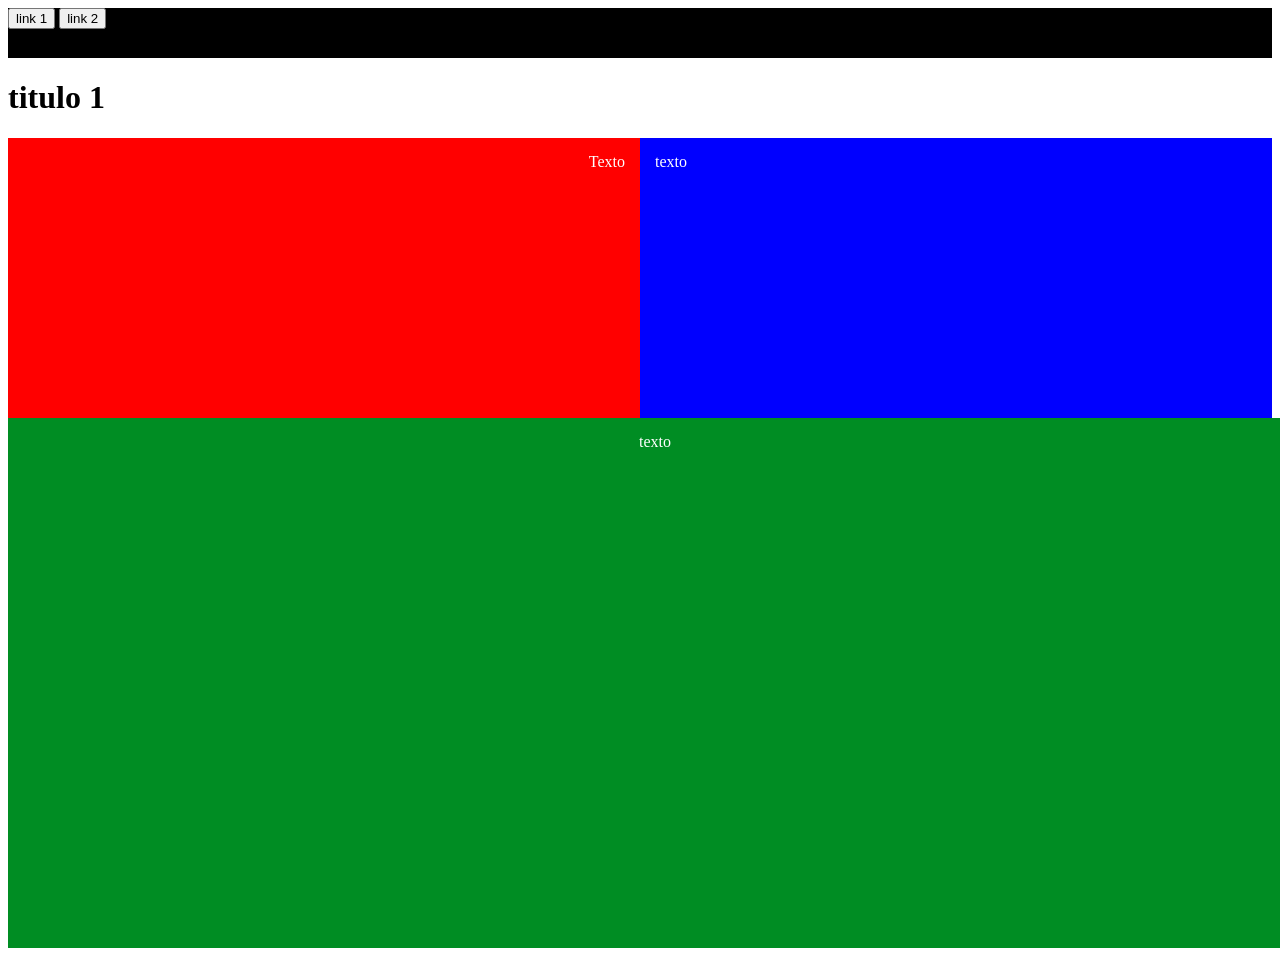
<file: caixas/index.html>
<!DOCTYPE html>
<html lang="en">
<head>
    <meta charset="UTF-8">
    <meta name="viewport" content="width=device-width, initial-scale=1.0">
    <title>Document</title>
    <link rel="stylesheet" href="style.css">
</head>
<body>
    <div style="width: 100%; height: 50px; background-color: black;" ><button>link 1</button> <button>link 2</button></div> 
    <h1>titulo 1</h1>
<!--     
    <div style="width: 50%; height: 250px; text-align: right; background-color: red; color: white; padding: 15px;">50% 
    <h2>250px</h2> <h3>vermelho</h3> </div> 
    <div style="width: 50%; height: 250px; text-align: left; background-color: rgb(0, 60, 255); color: white;">50% 
    <h2>250px</h2> <h3>azul</h3> </div> 
    <div style="width: 100%; height: 500px; text-align: center; background-color: rgb(0, 204, 0); color: white;">100% 
    <h2>500px</h2> <h3>verde</h3> </div>  -->

    <div class="linha">
        <div class="vermelho">Texto</div>
            <div class="azul">texto</div>
    </div>

    <div class="verde">texto</div>
    
</body> 
</html>
</file>
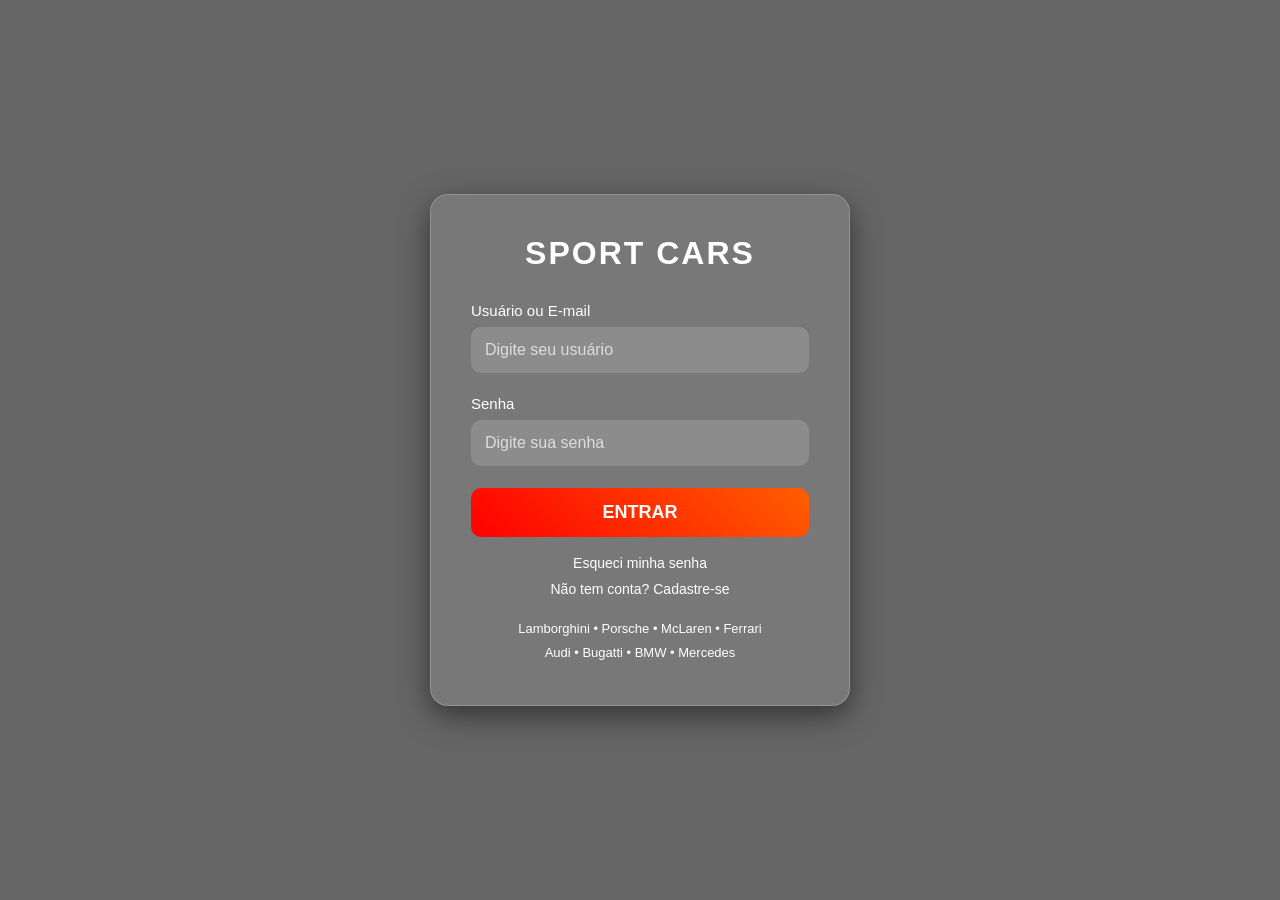
<file: carros/index.html>
<!DOCTYPE html>
<html lang="pt-BR">
<head>
    <meta charset="UTF-8">
    <meta name="viewport" content="width=device-width, initial-scale=1.0">

    <title>Login Carros Esportivos</title>

    <style>

        /* RESET */
        *{
            margin:0;
            padding:0;
            box-sizing:border-box;
            font-family:Arial, sans-serif;
        }

        /* FUNDO */
        body{

            /* Papel de parede carros esportivos */
            background:
            linear-gradient(rgba(0,0,0,0.60), rgba(0,0,0,0.60)),
            url('https://images.unsplash.com/photo-1511919884226-fd3cad34687c?q=80&w=1920&auto=format&fit=crop');

            background-size:cover;
            background-position:center;
            background-repeat:no-repeat;

            height:100vh;

            display:flex;
            justify-content:center;
            align-items:center;
        }

        /* CAIXA LOGIN */
        .login-box{

            width:100%;
            max-width:420px;

            padding:40px;

            border-radius:18px;

            background:rgba(255,255,255,0.12);

            backdrop-filter:blur(10px);

            border:1px solid rgba(255,255,255,0.2);

            box-shadow:0 10px 30px rgba(0,0,0,0.5);
        }

        /* TITULO */
        .login-box h2{

            text-align:center;

            color:white;

            margin-bottom:30px;

            font-size:32px;

            letter-spacing:2px;
        }

        /* INPUTS */
        .input-group{

            margin-bottom:22px;
        }

        .input-group label{

            display:block;

            margin-bottom:8px;

            color:white;

            font-size:15px;
        }

        .input-group input{

            width:100%;

            padding:14px;

            border:none;

            outline:none;

            border-radius:10px;

            background:rgba(255,255,255,0.15);

            color:white;

            font-size:16px;
        }

        .input-group input::placeholder{

            color:#ddd;
        }

        /* BOTÃO */
        .btn-entrar{

            width:100%;

            padding:14px;

            border:none;

            border-radius:10px;

            background:linear-gradient(45deg,#ff0000,#ff5e00);

            color:white;

            font-size:18px;

            font-weight:bold;

            cursor:pointer;

            transition:0.3s;

            text-decoration:none;

            display:inline-block;

            text-align:center;
        }

        .btn-entrar:hover{

            transform:scale(1.03);

            background:linear-gradient(45deg,#ff5e00,#ff0000);

            box-shadow:0 0 15px rgba(255,0,0,0.7);
        }

        /* LINKS */
        .links{

            margin-top:18px;

            text-align:center;

            color:white;

            font-size:14px;
        }

        .links a{

            color:#ffffff;

            text-decoration:none;
        }

        .links a:hover{

            text-decoration:underline;
        }

        /* MARCAS */
        .marcas{

            margin-top:20px;

            text-align:center;

            color:#fff;

            font-size:13px;

            line-height:24px;
        }

    </style>
</head>

<body>

    <div class="login-box">

        <h2>SPORT CARS</h2>

        <form action="validar.php" method="POST">

            <div class="input-group">

                <label>Usuário ou E-mail</label>

                <input 
                    type="text"
                    placeholder="Digite seu usuário"
                    required
                >

            </div>

            <div class="input-group">

                <label>Senha</label>

                <input 
                    type="password"
                    placeholder="Digite sua senha"
                    required
                >

            </div>

            <a href="2pagina.html" class="btn-entrar">
                ENTRAR
            </a>

        </form>

        <div class="links">

            <p><a href="#">Esqueci minha senha</a></p>

            <p style="margin-top:10px;">
                Não tem conta? <a href="#">Cadastre-se</a>
            </p>

        </div>

        <div class="marcas">

            Lamborghini • Porsche • McLaren • Ferrari <br>
            Audi • Bugatti • BMW • Mercedes

        </div>

    </div>

</body>
</html>
</file>
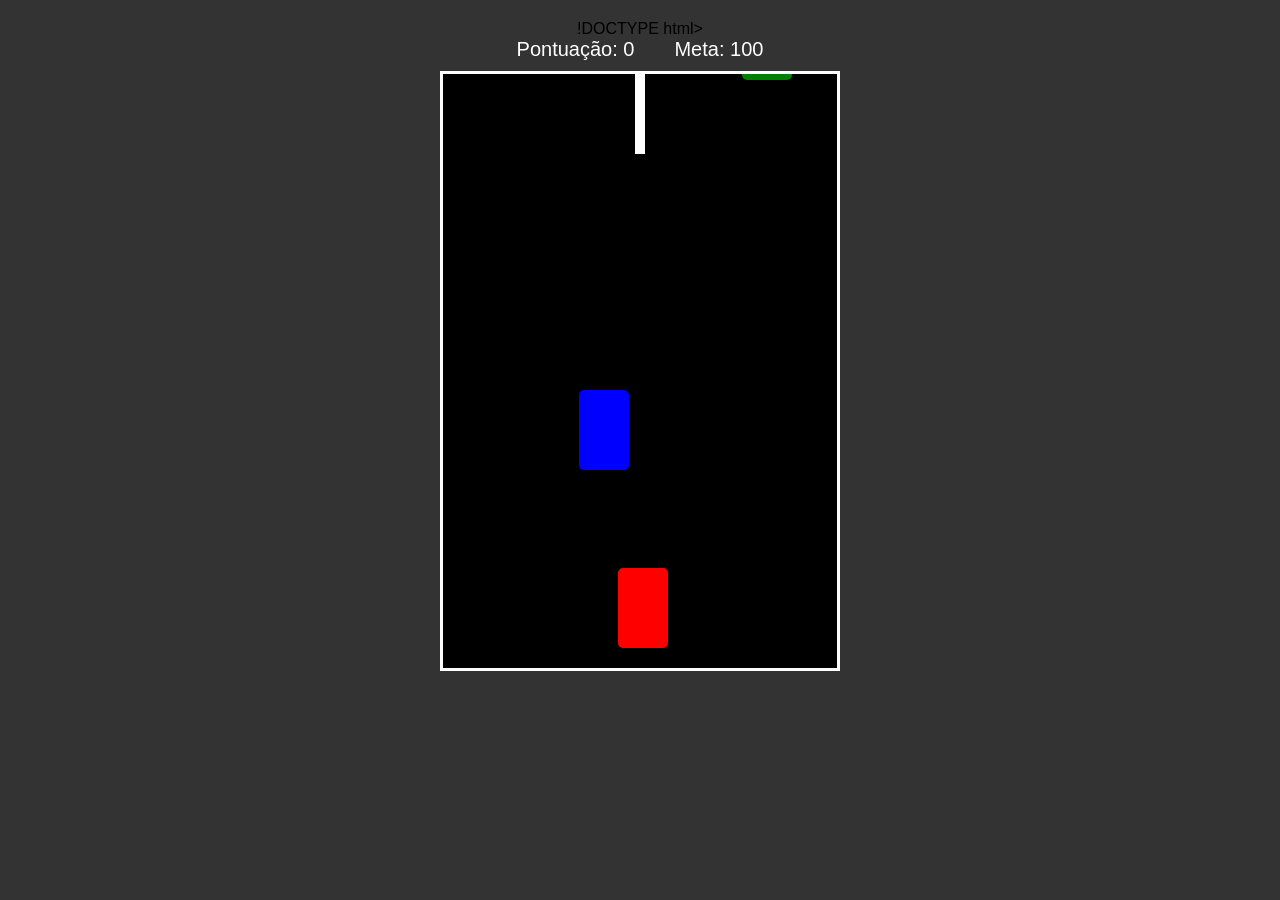
<file: jogo/index.html>
!DOCTYPE html>
<html lang="pt-BR">
<head>
    <meta charset="UTF-8">
    <meta name="viewport" content="width=device-width, initial-scale=1.0">
    <title>Jogo de Corrida - Sem Bugs</title>
    <style>
        * {
            margin: 0;
            padding: 0;
            box-sizing: border-box;
            font-family: Arial, sans-serif;
        }

        body {
            display: flex;
            flex-direction: column;
            align-items: center;
            background-color: #333;
            padding-top: 20px;
        }

        /* Painel de informações */
        .painel {
            color: white;
            font-size: 20px;
            margin-bottom: 10px;
            display: flex;
            gap: 40px;
        }

        /* Estrada: preta, com linhas brancas */
        #estrada {
            width: 400px;
            height: 600px;
            background-color: #000000;
            position: relative;
            overflow: hidden;
            border: 3px solid white;
        }

        /* Linhas brancas da estrada */
        .linha {
            position: absolute;
            width: 10px;
            height: 80px;
            background-color: #ffffff;
            left: 50%;
            margin-left: -5px;
            animation: movimentoLinha 1s linear infinite;
        }

        @keyframes movimentoLinha {
            from { top: -80px; }
            to { top: 600px; }
        }

        /* Carro do jogador */
        #carro {
            width: 50px;
            height: 80px;
            background-color: red;
            position: absolute;
            bottom: 20px;
            left: 175px;
            border-radius: 5px;
            z-index: 10; /* Sempre fica por cima */
        }

        /* Obstáculos com cores variadas */
        .obstaculo {
            width: 50px;
            height: 80px;
            position: absolute;
            top: -80px;
            border-radius: 5px;
        }

        /* Mensagem de fim de jogo */
        #mensagem {
            position: absolute;
            top: 50%;
            left: 50%;
            transform: translate(-50%, -50%);
            color: white;
            background-color: rgba(0, 0, 0, 0.85);
            padding: 25px;
            border-radius: 10px;
            text-align: center;
            display: none;
            z-index: 20;
        }

        #mensagem button {
            margin-top: 15px;
            padding: 10px 20px;
            background-color: green;
            color: white;
            border: none;
            border-radius: 5px;
            cursor: pointer;
            font-size: 16px;
        }
    </style>
</head>
<body>
    <div class="painel">
        <div>Pontuação: <span id="pontuacao">0</span></div>
        <div>Meta: <span id="meta">100</span></div>
    </div>

    <div id="estrada">
        <!-- Linhas da estrada -->
        <div class="linha" style="animation-delay: 0s;"></div>
        <div class="linha" style="animation-delay: 0.2s;"></div>
        <div class="linha" style="animation-delay: 0.4s;"></div>
        <div class="linha" style="animation-delay: 0.6s;"></div>
        <div class="linha" style="animation-delay: 0.8s;"></div>

        <div id="carro"></div>

        <div id="mensagem">
            <h2 id="textoMensagem"></h2>
            <button onclick="reiniciarJogo()">Jogar Novamente</button>
        </div>
    </div>

    <script>
        // Elementos do jogo
        const estrada = document.getElementById('estrada');
        const carro = document.getElementById('carro');
        const pontuacaoEl = document.getElementById('pontuacao');
        const metaEl = document.getElementById('meta');
        const mensagemEl = document.getElementById('mensagem');
        const textoMensagemEl = document.getElementById('textoMensagem');

        // Variáveis do jogo
        let posicaoCarro = 175;
        let pontuacao = 0;
        let meta = 100;
        let velocidadeJogo = 6;
        let jogoRodando = true;
        let obstaculos = [];
        let coresObstaculos = ['blue', 'yellow', 'green', 'purple', 'orange', 'pink', 'cyan', 'brown'];
        let ultimoObstaculo = 0; // Controla tempo entre obstáculos para não bugar

        // Controle do carro com as setas (sem travar)
        document.addEventListener('keydown', (e) => {
            if (!jogoRodando) return;

            if (e.key === 'ArrowLeft' && posicaoCarro > 25) {
                posicaoCarro -= 22;
            }
            if (e.key === 'ArrowRight' && posicaoCarro < 325) {
                posicaoCarro += 22;
            }
            carro.style.left = posicaoCarro + 'px';
        });

        // Criar obstáculo com posição segura (não sai da estrada nem sobrepõe outro)
        function criarObstaculo() {
            if (!jogoRodando) return;

            // Evita criar muitos obstáculos de uma vez
            const agora = Date.now();
            if (agora - ultimoObstaculo < 800) return;
            ultimoObstaculo = agora;

            // Posição válida: entre 20px e 330px para não sair da estrada
            let posicaoX;
            let posicaoValida = false;

            // Garante que não cria em cima de outro obstáculo que já está aparecendo
            while (!posicaoValida) {
                posicaoX = Math.floor(Math.random() * 310) + 20;
                posicaoValida = true;

                for (let obs of obstaculos) {
                    const obsEsq = parseInt(obs.style.left);
                    // Se a distância for menor que 60px, está muito perto
                    if (Math.abs(posicaoX - obsEsq) < 60) {
                        posicaoValida = false;
                        break;
                    }
                }
            }

            // Cria o obstáculo
            const obstaculo = document.createElement('div');
            obstaculo.classList.add('obstaculo');
            obstaculo.style.left = posicaoX + 'px';
            obstaculo.style.backgroundColor = coresObstaculos[Math.floor(Math.random() * coresObstaculos.length)];
            obstaculo.style.top = '-80px';

            estrada.appendChild(obstaculo);
            obstaculos.push(obstaculo);
        }

        // Atualizar posição dos obstáculos (movimento suave sem travar)
        function atualizarObstaculos() {
            for (let i = obstaculos.length - 1; i >= 0; i--) {
                const obstaculo = obstaculos[i];
                let posicaoAtual = parseInt(obstaculo.style.top);
                posicaoAtual += velocidadeJogo;
                obstaculo.style.top = posicaoAtual + 'px';

                // Remove obstáculo que saiu da tela e soma pontos
                if (posicaoAtual > 600) {
                    obstaculo.remove();
                    obstaculos.splice(i, 1);
                    pontuacao += 10;
                    pontuacaoEl.textContent = pontuacao;

                    // Aumenta meta e velocidade ao bater a meta
                    if (pontuacao >= meta) {
                        meta += 100;
                        metaEl.textContent = meta;
                        velocidadeJogo += 0.8; // Aumenta velocidade gradualmente
                    }
                    continue;
                }

                // Verifica colisão
                if (verificarColisao(obstaculo)) {
                    jogoRodando = false;
                    textoMensagemEl.textContent = `Você bateu! Pontuação: ${pontuacao}`;
                    mensagemEl.style.display = 'block';
                    return;
                }
            }
        }

        // Verificação de colisão 100% correta
        function verificarColisao(obstaculo) {
            const carroEsq = posicaoCarro;
            const carroDir = posicaoCarro + 50;
            const carroTopo = 500; // Posição fixa do carro na tela
            const carroBase = 580;

            const obsEsq = parseInt(obstaculo.style.left);
            const obsDir = obsEsq + 50;
            const obsTopo = parseInt(obstaculo.style.top);
            const obsBase = obsTopo + 80;

            // Verifica se há sobreposição total
            return (
                carroEsq < obsDir &&
                carroDir > obsEsq &&
                carroTopo < obsBase &&
                carroBase > obsTopo
            );
        }

        // Reiniciar jogo completamente sem deixar restos
        function reiniciarJogo() {
            // Resetar todas as variáveis
            pontuacao = 0;
            meta = 100;
            velocidadeJogo = 6;
            posicaoCarro = 175;
            jogoRodando = true;
            ultimoObstaculo = 0;

            // Atualiza interface
            pontuacaoEl.textContent = pontuacao;
            metaEl.textContent = meta;
            carro.style.left = posicaoCarro + 'px';
            mensagemEl.style.display = 'none';

            // Remove todos os obstáculos existentes
            obstaculos.forEach(obs => obs.remove());
            obstaculos = [];
        }

        // Loop do jogo estável e sem bugs
        function loopJogo() {
            if (jogoRodando) {
                atualizarObstaculos();
                // Cria obstáculo em intervalos regulares
                if (Math.random() < 0.045) {
                    criarObstaculo();
                }
            }

            requestAnimationFrame(loopJogo);
        }

        // Inicia o jogo
        loopJogo();
    </script>
</body>
</html>
</file>
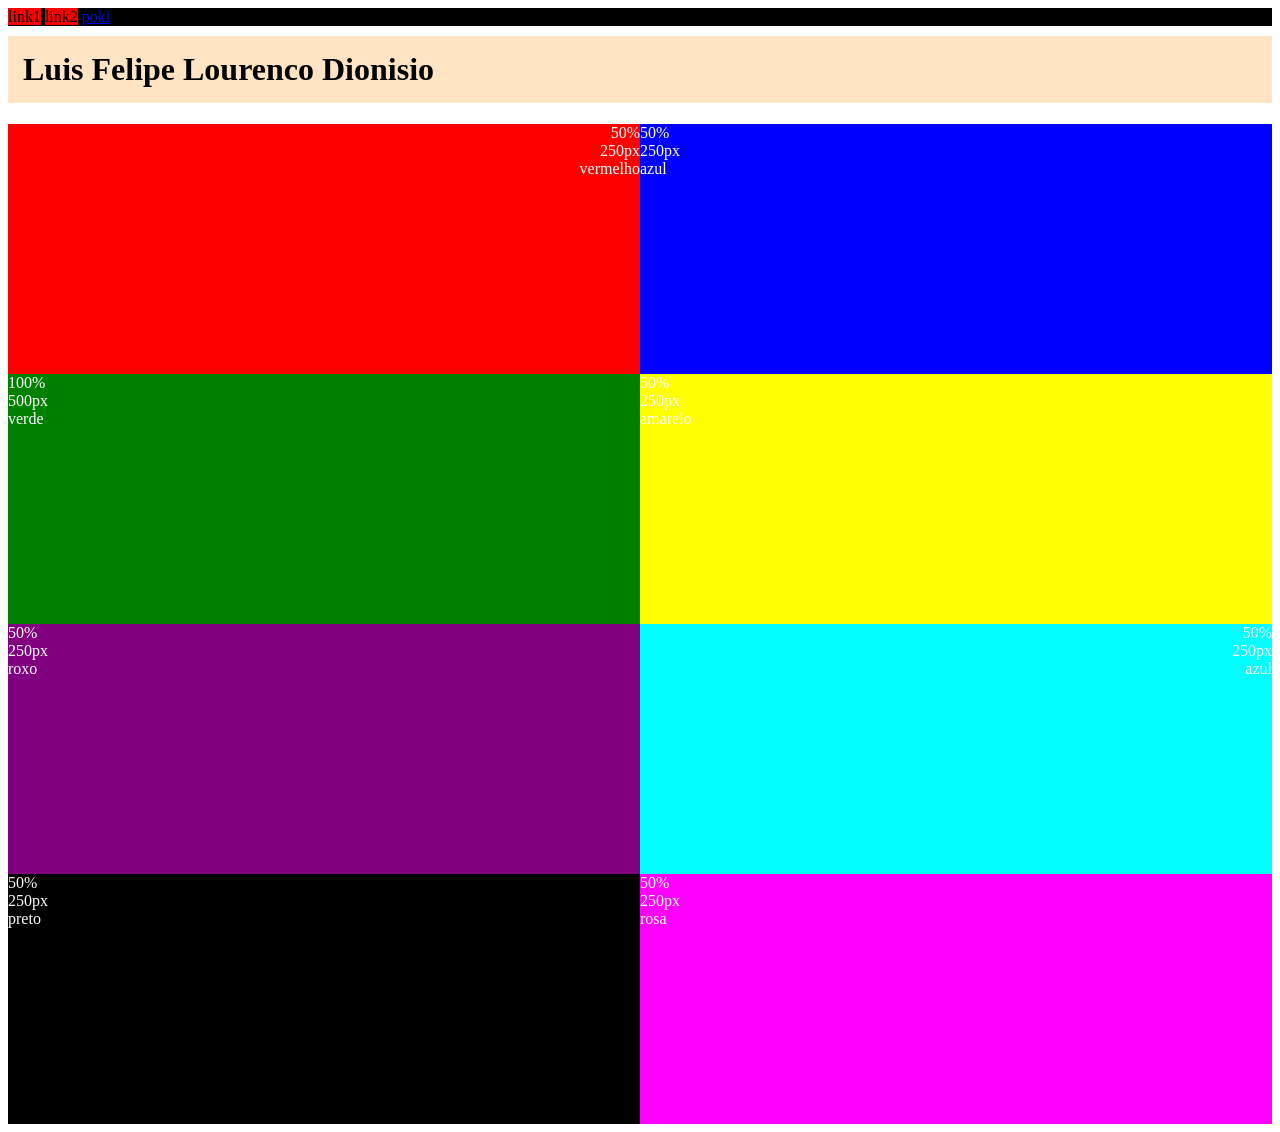
<file: modelo/index.html>
<!DOCTYPE html>
<html lang="en">

<head>
    <meta charset="UTF-8">
    <meta name="viewport" content="width=device-width, initial-scale=1.0">
    <title>Document</title>

    <link rel="stylesheet" href="estilos.css">
</head>

<body>
    <div class="barra-navegacao">
        <a class="link">link1</a>
        <a class="link">link2</a>
        <a href="https://poki.com/br" class="btn btn-poki">poki</a>

    </div>
    <h1>Luis Felipe Lourenco Dionisio</h1>
    <div class="wrapper">
        <div class="meia-caixa texto-direita" style="background-color: red;">
            50% <br>
            250px <br>
            vermelho <br>
        </div>
        <div class="meia-caixa" style="background-color: blue;">
            50% <br>
            250px <br>
            azul <br>
        </div>
    </div>
    <div class="wrapper">
    <div class="meia-caixa" style="background-color: green;">
        100% <br>
        500px <br>
        verde <br>
    </div>
    <div class="meia-caixa"  style="background-color: yellow;">
        50% <br>
        250px <br>
        amarelo <br>
        </div>
    </div>
    </div>
    <div class="wrapper">
    <div class="meia-caixa" style="background-color: purple;">
        50% <br>
        250px <br>
        roxo <br>
    </div>
    <div class="meia-caixa texto-direita" style="background-color: aqua;">
        50% <br>
        250px <br>
        azul <br>
    </div>
    </div>
    <div>
    <div class="wrapper">
        <div class="meia-caixa" style="background-color: black;">
            50% <br>
            250px <br>
            preto <br>
        </div>
        <div class="meia-caixa" style="background-color: fuchsia;">
            50% <br>
            250px <br>
            rosa <br>
        </div>
        </div>
</body>
</html>
</file>
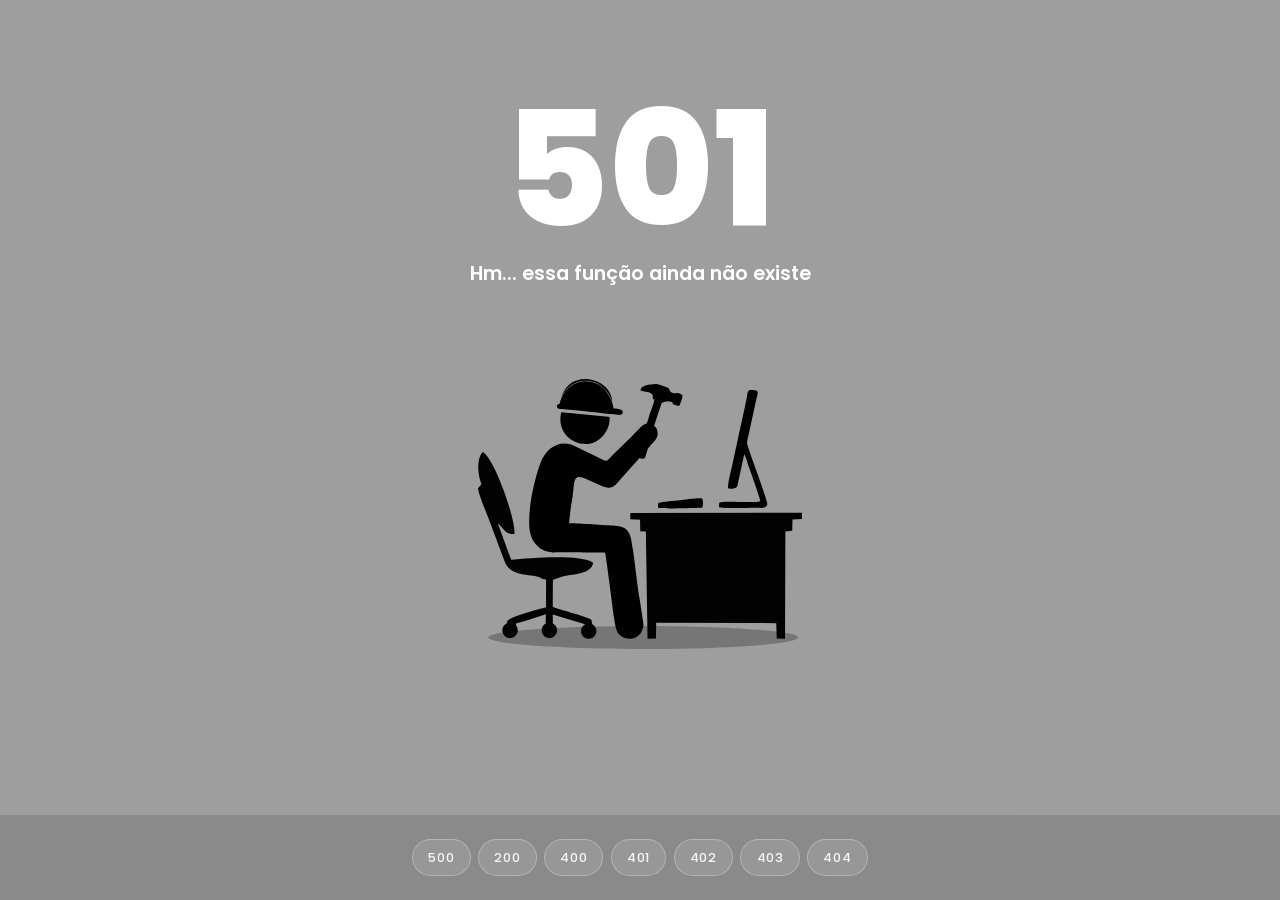
<file: PROVA/index.html>
<html lang="pt-br">

<head>
  <!-- INDEX -->
  <meta name="robots" content="index, follow">
  <meta name="author" content="Isaque Costa">
  <meta http-equiv="Content-Type" content="text/html; charset=UTF-8">
  <meta name="viewport" content="width=device-width,initial-scale=1,maximum-scale=1,user-scalable=0,viewport-fit=cover">
  <!-- DESCRIPTION -->
  <title>Erro Codes</title>
  <meta content="Erro Codes" property="og:title">
  <meta content="Desenvolvido por Isaque Costa" name="description">
  <meta content="Desenvolvido por Isaque Costa" property="og:description">
  <meta name="keywords"
    content="ios, android, responsivo, minimalista, design, simples, bonito, isaque.it, isaque costa">
  <!-- FAVICONS -->
  <link rel="apple-touch-icon" href="https://cdn.isaque.it/assets/icons/apple-icon-180.png">
  <!-- ASSETS -->
  <link href="https://fonts.googleapis.com/css?family=Open+Sans:400,700%7CPoppins:400,500" rel="stylesheet">
  <link href="custom.css" rel="stylesheet">
</head>

<body>
  <div id="bg-base"></div>
  <div id="bg-ripple"></div>
  <div class="main-area">
    <span>
      <h1 id="codigo">501</h1>
      <h5 id="mensagem">Hm... essa função ainda não existe</h5>
    </span>
    <img id="imagem" src="assets/501.svg">
  </div>
  <div class="barra-navegacao">
    <span class="btn-hover" data-id="500" data-color="#1B75D2"
      data-message="Eita... o servidor surtou por aqui">500</span>
    <span class="btn-hover" data-id="200" data-color="#33CC66" data-message="Yay! tudo certo, pode seguir">200</span>
    <span class="btn-hover" data-id="400" data-color="#820CCD"
      data-message="Ih... essa requisição veio torta">400</span>
    <span class="btn-hover" data-id="401" data-color="#F9152A" data-message="Ei! cadê o login?">401</span>
    <span class="btn-hover" data-id="402" data-color="#28A745" data-message="Poxa... a carteira pediu arrego">402</span>
    <span class="btn-hover" data-id="403" data-color="#F9152A" data-message="Calma lá... aqui é área VIP">403</span>
    <span class="btn-hover" data-id="404" data-color="#F46701" data-message="Opps... página não encontrada">404</span>
  </div>
  <script src="app.js"></script>
</body>

</html>
</file>
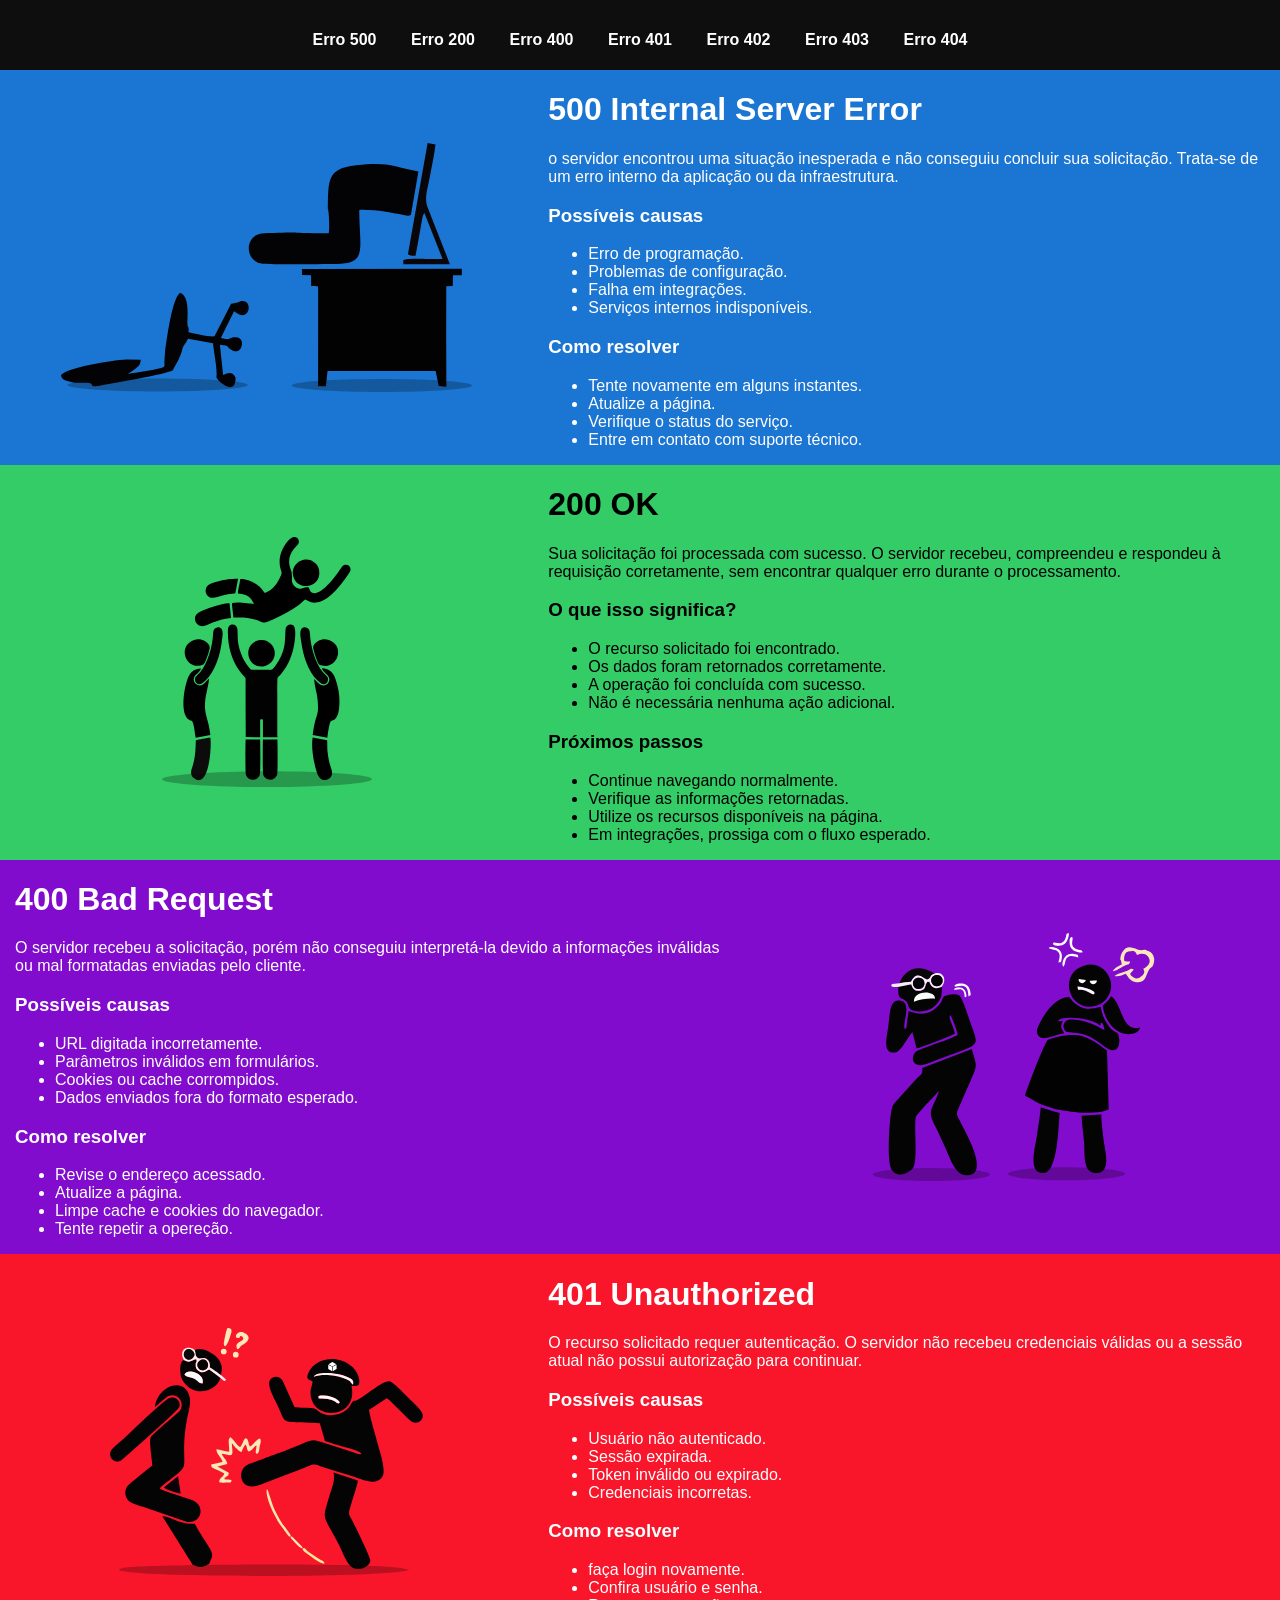
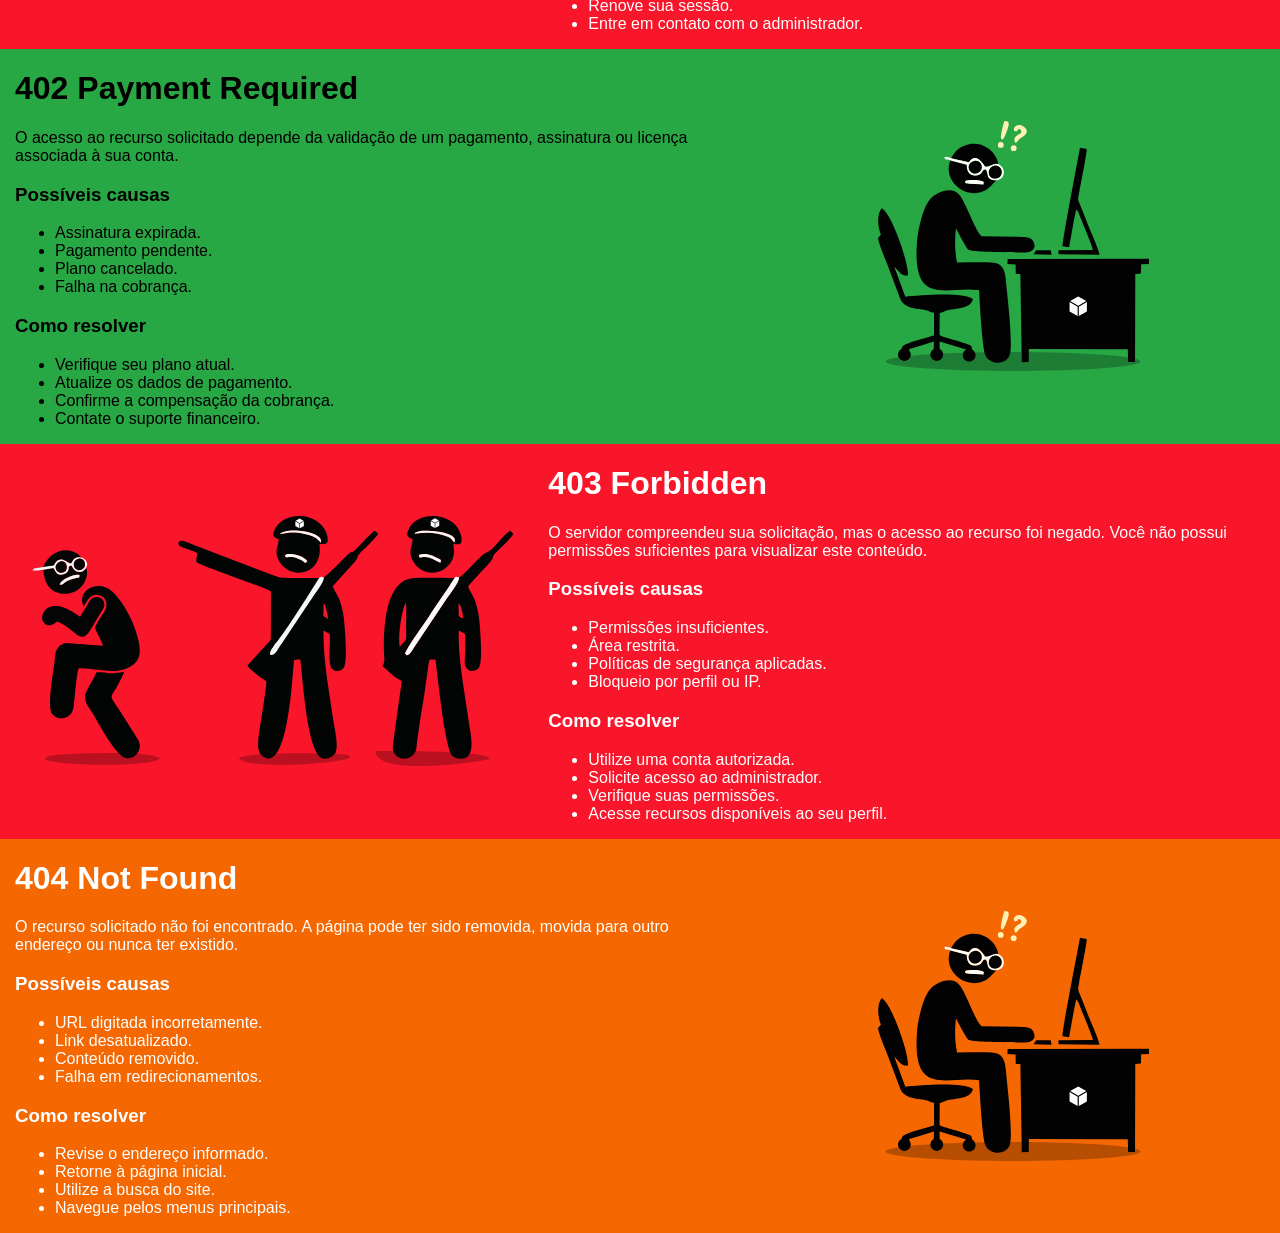
<file: website/index.html>
<!DOCTYPE html>
<html lang="pt-br">

<head>
    <meta charset="UTF-8">
    <meta name="viewport" content="width=device-width, initial-scale=1.0">
    <title>Base web</title>
    <link rel="stylesheet" href="estilos.css">
</head>

<body>
    <div class="barra-navegacao">
        <a href="#ERROR_500" class="btn">Erro 500</a>
        <a href="#ERROR_200" class="btn">Erro 200</a>
        <a href="#ERROR_400" class="btn">Erro 400</a>
        <a href="#ERROR_401" class="btn">Erro 401</a>
        <a href="#ERROR_402" class="btn">Erro 402</a>
        <a href="#ERROR_403" class="btn">Erro 403</a>
        <a href="#ERROR_404" class="btn">Erro 404</a>
    </div>

    <!--Seção: ERROR 500 -->
    <div id="ERROR_500" class="linha text-branco" style="background-color: #1B75D2;">
        <div class="col-5 d-flex alinhar-meio p-2">
            <img class="img-error" src="assets/500.svg" alt="500 Internal Server Error">
    </div>

    <div class="col-7">
    <h1>500 Internal Server Error</h1>
    <p>
        o servidor encontrou uma situação inesperada e não conseguiu concluir
        sua solicitação. Trata-se de um erro interno da aplicação ou da infraestrutura.
    </p>
    

    <h3>Possíveis causas</h3>
    <ul>
        <li>Erro de programação.</li>
        <li>Problemas de configuração.</li>
        <li>Falha em integrações.</li>
        <li>Serviços internos indisponíveis.</li>
    </ul>

    <h3>Como resolver</h3>
    <ul>
        <li>Tente novamente em alguns instantes.</li>
        <li>Atualize a página.</li>
        <li>Verifique o status do serviço.</li>
        <li>Entre em contato com suporte técnico.</li>
    </ul>
    </div>
</div>

<!-- Seção: ERROR 200 -->
 <div id="ERROR_200" class="linha text-preto" style="background-color: #33CC66;">
    <div class="col-5 d-flex alinhar-meio p-2">
        <img class="img-error" src="assets/200.svg" alt="200 OK">
 </div>

 <div class="col-7">
    <h1>200 OK</h1>
    <p>
        Sua solicitação foi processada com sucesso. O servidor recebeu, compreendeu
        e respondeu à requisição corretamente, sem encontrar qualquer erro durante
        o processamento.
    </p>
        
        <h3>O que isso significa?</h3>
        <ul>
            <li>O recurso  solicitado foi encontrado.</li>
            <li>Os dados foram retornados corretamente.</li>
            <li>A operação foi concluída com sucesso.</li>
            <li>Não é necessária nenhuma ação adicional.</li>
        </ul>

        <h3>Próximos passos</h3>
        <ul>
            <li>Continue navegando normalmente.</li>
            <li>Verifique as informações retornadas.</li>
            <li>Utilize os recursos disponíveis na página.</li>
            <li>Em integrações, prossiga com o fluxo esperado.</li>
        </ul>
    </div>
 </div>

 <!-- Seção: ERROR 400 -->
  <div id="ERROR_400" class="linha text-branco" style="background-color: #820CCD;">
    <div class="col-7">
        <h1>400 Bad Request</h1>
        <p>
            O servidor recebeu a solicitação, porém não conseguiu interpretá-la devido
            a informações inválidas ou mal formatadas enviadas pelo cliente.
        </p>

        <h3>Possíveis causas</h3>
        <ul>
            <li>URL digitada incorretamente.</li>
            <li>Parâmetros inválidos em formulários.</li>
            <li>Cookies ou cache corrompidos.</li>
            <li>Dados enviados fora do formato esperado.</li>
        </ul>
        
        <h3>Como resolver</h3>
        <ul>
            <li>Revise o endereço acessado.</li>
            <li>Atualize a página.</li>
            <li>Limpe cache e cookies do navegador.</li>
            <li>Tente repetir a opereção.</li>
        </ul>
    </div>

  <div class="col-5 d-flex alinhar-meio p-2">
    <img class="img-error" src="assets/400.svg" alt="400 Bad Request">
    </div>
  </div>

  <!-- Seção: ERROR 401 -->
   <div id="ERROR_401" class="linha text-branco" style="background-color: #F9152A;">
    <div class="col-5 d-flex alinhar-meio p-2">
        <img class="img-error" src="assets/401.svg" alt="401 Unauthorized">
   </div>
   

   <div class="col-7">
    <h1>401 Unauthorized</h1>
    <p>
        O recurso solicitado requer autenticação. O servidor não recebeu credenciais
        válidas ou a sessão atual não possui autorização para continuar.
    </p>

    <h3>Possíveis causas</h3>
    <ul>
        <li>Usuário não autenticado.</li>
        <li>Sessão expirada.</li>
        <li>Token inválido ou expirado.</li>
        <li>Credenciais incorretas.</li>
    </ul>
   
    <h3>Como resolver</h3>
    <ul>
        <li>faça login novamente.</li>
        <li>Confira usuário e senha.</li>
        <li>Renove sua sessão.</li>
        <li>Entre em contato com o administrador.</li>
    </ul>
   </div>
 </div>

  <!-- Seção: ERROR 402 -->
   <div id="ERROR_402" class="linha" style="background-color: #28A745;">
    <div class="col-7">
        <h1>402 Payment Required</h1>
        <p>
            O acesso ao recurso solicitado depende da validação de um pagamento,
            assinatura ou licença associada à sua conta.
        </p>

        <h3>Possíveis causas</h3>
        <ul>
            <li>Assinatura expirada.</li>
            <li>Pagamento pendente.</li>
            <li>Plano cancelado.</li>
            <li>Falha na cobrança.</li>
        </ul>

        <h3>Como resolver</h3>
        <ul>
            <li>Verifique seu plano atual.</li>
            <li>Atualize os dados de pagamento.</li>
            <li>Confirme a compensação da cobrança.</li>
            <li>Contate o suporte financeiro.</li>
        </ul>
   </div>
      <div class="col-5 d-flex alinhar-meio p-2">
        <img class="img-error" src="assets/402.svg" alt="402 Payment Required">
      </div>
   </div>

   <!-- Seção: ERROR 403 -->
    <div id="ERROR_403" class="linha text-branco" style="background-color: #F9152A;"">
        <div class="col-5 d-flex alinhar-meio p-2">
            <img class="img-error" src="assets/403.svg" alt="403 Forbidden">
        </div>

    <div class="col-7">
        <h1>403 Forbidden</h1>
        <p>
            O servidor compreendeu sua solicitação, mas o acesso ao recurso foi negado.
            Você não possui permissões suficientes para visualizar este conteúdo.

        </p>

            <h3>Possíveis causas</h3>
            <ul>
                <li>Permissões insuficientes.</li>
                <li>Área restrita.</li>
                <li>Políticas de segurança aplicadas.</li>
                <li>Bloqueio por perfil ou IP.</li>
            </ul>

            <h3>Como resolver</h3>
            <ul>
                <li>Utilize uma conta autorizada.</li>
                <li>Solicite acesso ao administrador.</li>
                <li>Verifique suas permissões.</li>
                <li>Acesse recursos disponíveis ao seu perfil.</li>
            </ul>
        </div>
    </div>

    <!-- Seção:ERROR 404 -->
     <div id="ERROR_404" class="linha text-branco" style="background-color: #F46701;">
        <div class="col-7">
            <h1>404 Not Found</h1>
            <p>
                O recurso solicitado não foi encontrado. A página pode ter sido removida,
                movida para outro endereço ou nunca ter existido.
            </p>

                <h3>Possíveis causas</h3>
                <ul>
                    <li>URL digitada incorretamente.</li>
                    <li>Link desatualizado.</li>
                    <li>Conteúdo removido.</li>
                    <li>Falha em redirecionamentos.</li>
                </ul>

                <h3>Como resolver</h3>
                <ul>
                    <li>Revise o endereço informado.</li>
                    <li>Retorne à página inicial.</li>
                    <li>Utilize a busca do site.</li>
                    <li>Navegue pelos menus principais.</li>
                </ul>
            </div>

            <div class="col-5 d-flex alinhar-meio p-2">
                <img class="img-error" src="assets/404.svg" alt="404 Not Found">
            </div>
        </div>
</body>

</html>
</file>
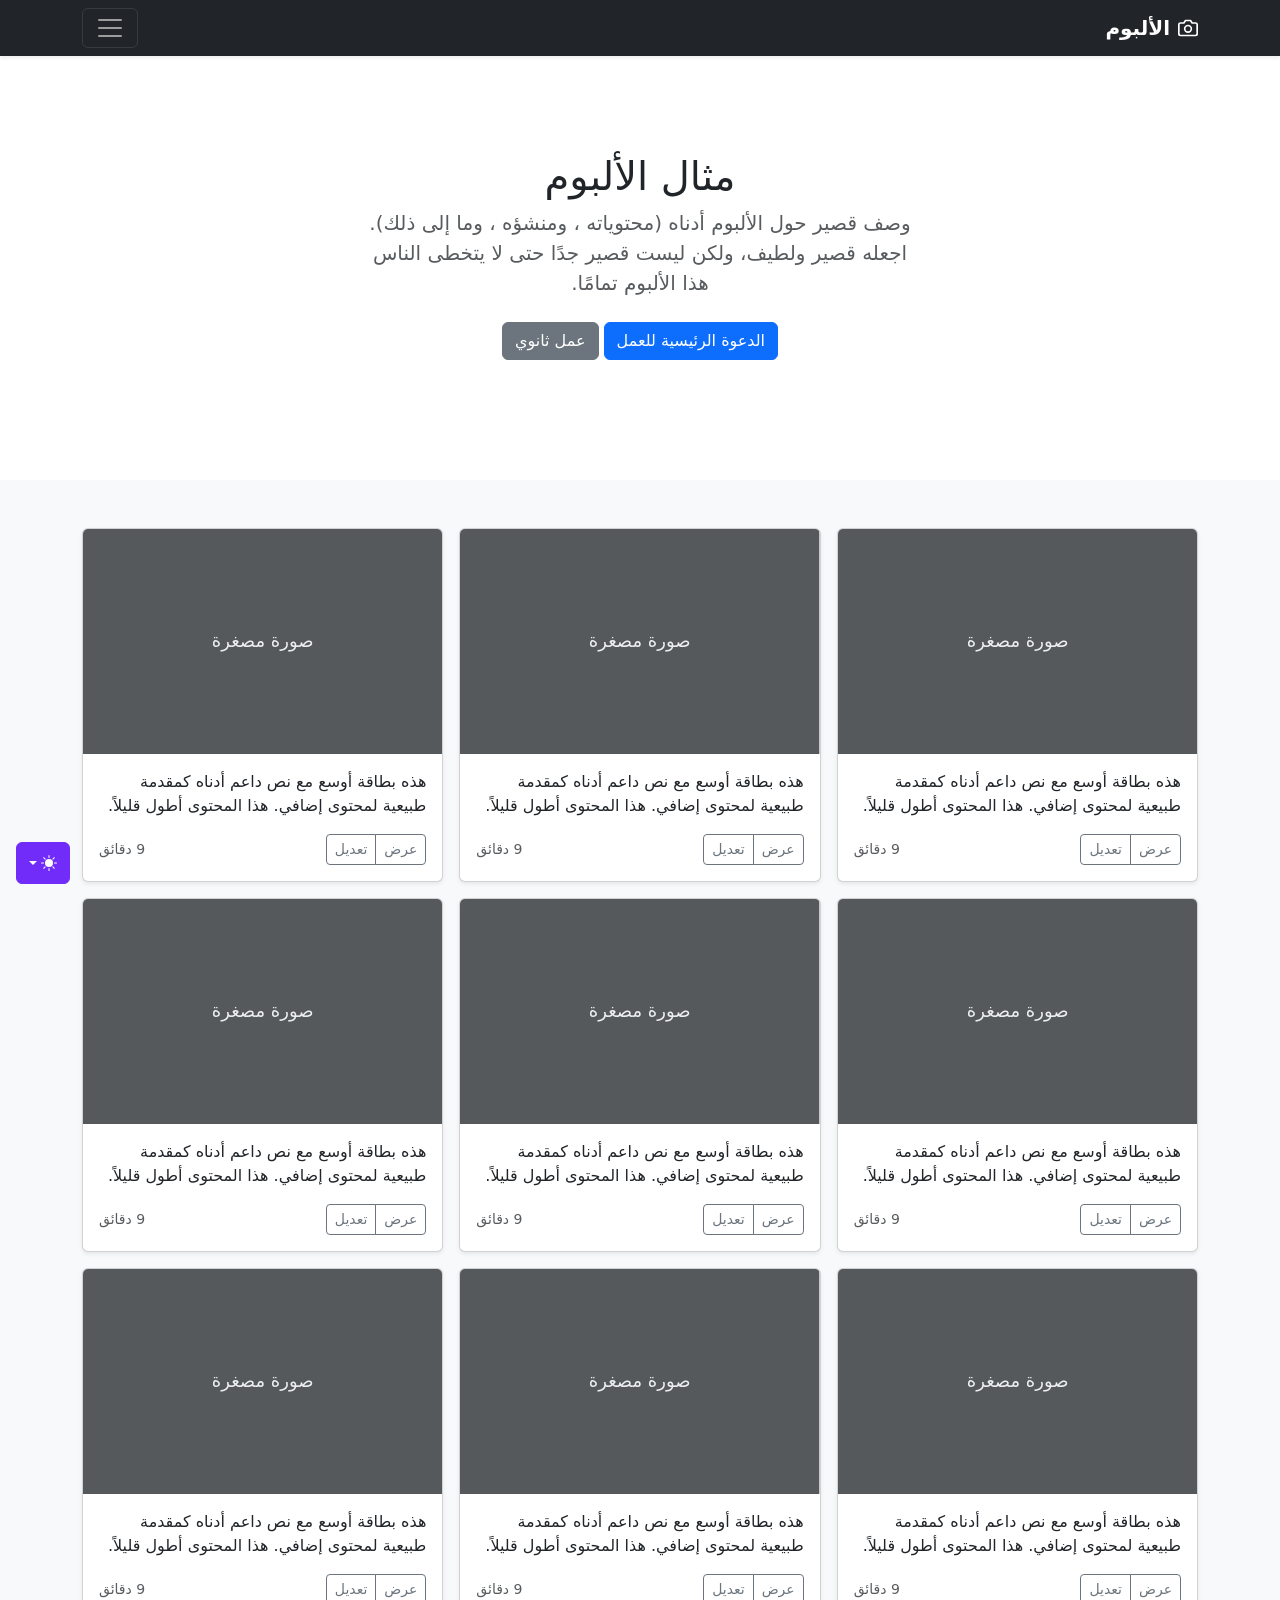
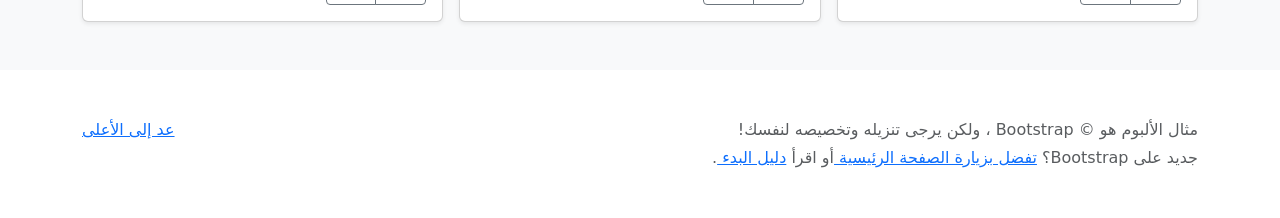
<file: bootstrap/album-rtl/index.html>
<!doctype html>
<html lang="ar" dir="rtl" data-bs-theme="auto">
  <head>
    <meta charset="utf-8" />
    <meta name="viewport" content="width=device-width, initial-scale=1" />
    <meta name="description" content="" />
    <meta
      name="author"
      content="Mark Otto, Jacob Thornton, and Bootstrap contributors"
    />
    <meta name="generator" content="Astro v5.13.2" />
    <title>مثال الألبوم · Bootstrap v5.3</title>
    <link
      rel="canonical"
      href="https://getbootstrap.com/docs/5.3/examples/album-rtl/"
    />
    <script src="../assets/js/color-modes.js"></script>
    <link href="../assets/dist/css/bootstrap.rtl.min.css" rel="stylesheet" />
    <meta name="theme-color" content="#712cf9" />
    <style>
      .bd-placeholder-img {
        font-size: 1.125rem;
        text-anchor: middle;
        -webkit-user-select: none;
        -moz-user-select: none;
        user-select: none;
      }
      @media (min-width: 768px) {
        .bd-placeholder-img-lg {
          font-size: 3.5rem;
        }
      }
      .b-example-divider {
        width: 100%;
        height: 3rem;
        background-color: #0000001a;
        border: solid rgba(0, 0, 0, 0.15);
        border-width: 1px 0;
        box-shadow:
          inset 0 0.5em 1.5em #0000001a,
          inset 0 0.125em 0.5em #00000026;
      }
      .b-example-vr {
        flex-shrink: 0;
        width: 1.5rem;
        height: 100vh;
      }
      .bi {
        vertical-align: -0.125em;
        fill: currentColor;
      }
      .nav-scroller {
        position: relative;
        z-index: 2;
        height: 2.75rem;
        overflow-y: hidden;
      }
      .nav-scroller .nav {
        display: flex;
        flex-wrap: nowrap;
        padding-bottom: 1rem;
        margin-top: -1px;
        overflow-x: auto;
        text-align: center;
        white-space: nowrap;
        -webkit-overflow-scrolling: touch;
      }
      .btn-bd-primary {
        --bd-violet-bg: #712cf9;
        --bd-violet-rgb: 112.520718, 44.062154, 249.437846;
        --bs-btn-font-weight: 600;
        --bs-btn-color: var(--bs-white);
        --bs-btn-bg: var(--bd-violet-bg);
        --bs-btn-border-color: var(--bd-violet-bg);
        --bs-btn-hover-color: var(--bs-white);
        --bs-btn-hover-bg: #6528e0;
        --bs-btn-hover-border-color: #6528e0;
        --bs-btn-focus-shadow-rgb: var(--bd-violet-rgb);
        --bs-btn-active-color: var(--bs-btn-hover-color);
        --bs-btn-active-bg: #5a23c8;
        --bs-btn-active-border-color: #5a23c8;
      }
      .bd-mode-toggle {
        z-index: 1500;
      }
      .bd-mode-toggle .bi {
        width: 1em;
        height: 1em;
      }
      .bd-mode-toggle .dropdown-menu .active .bi {
        display: block !important;
      }
    </style>
  </head>
  <body>
    <svg xmlns="http://www.w3.org/2000/svg" class="d-none">
      <symbol id="check2" viewBox="0 0 16 16">
        <path
          d="M13.854 3.646a.5.5 0 0 1 0 .708l-7 7a.5.5 0 0 1-.708 0l-3.5-3.5a.5.5 0 1 1 .708-.708L6.5 10.293l6.646-6.647a.5.5 0 0 1 .708 0z"
        ></path>
      </symbol>
      <symbol id="circle-half" viewBox="0 0 16 16">
        <path
          d="M8 15A7 7 0 1 0 8 1v14zm0 1A8 8 0 1 1 8 0a8 8 0 0 1 0 16z"
        ></path>
      </symbol>
      <symbol id="moon-stars-fill" viewBox="0 0 16 16">
        <path
          d="M6 .278a.768.768 0 0 1 .08.858 7.208 7.208 0 0 0-.878 3.46c0 4.021 3.278 7.277 7.318 7.277.527 0 1.04-.055 1.533-.16a.787.787 0 0 1 .81.316.733.733 0 0 1-.031.893A8.349 8.349 0 0 1 8.344 16C3.734 16 0 12.286 0 7.71 0 4.266 2.114 1.312 5.124.06A.752.752 0 0 1 6 .278z"
        ></path>
        <path
          d="M10.794 3.148a.217.217 0 0 1 .412 0l.387 1.162c.173.518.579.924 1.097 1.097l1.162.387a.217.217 0 0 1 0 .412l-1.162.387a1.734 1.734 0 0 0-1.097 1.097l-.387 1.162a.217.217 0 0 1-.412 0l-.387-1.162A1.734 1.734 0 0 0 9.31 6.593l-1.162-.387a.217.217 0 0 1 0-.412l1.162-.387a1.734 1.734 0 0 0 1.097-1.097l.387-1.162zM13.863.099a.145.145 0 0 1 .274 0l.258.774c.115.346.386.617.732.732l.774.258a.145.145 0 0 1 0 .274l-.774.258a1.156 1.156 0 0 0-.732.732l-.258.774a.145.145 0 0 1-.274 0l-.258-.774a1.156 1.156 0 0 0-.732-.732l-.774-.258a.145.145 0 0 1 0-.274l.774-.258c.346-.115.617-.386.732-.732L13.863.1z"
        ></path>
      </symbol>
      <symbol id="sun-fill" viewBox="0 0 16 16">
        <path
          d="M8 12a4 4 0 1 0 0-8 4 4 0 0 0 0 8zM8 0a.5.5 0 0 1 .5.5v2a.5.5 0 0 1-1 0v-2A.5.5 0 0 1 8 0zm0 13a.5.5 0 0 1 .5.5v2a.5.5 0 0 1-1 0v-2A.5.5 0 0 1 8 13zm8-5a.5.5 0 0 1-.5.5h-2a.5.5 0 0 1 0-1h2a.5.5 0 0 1 .5.5zM3 8a.5.5 0 0 1-.5.5h-2a.5.5 0 0 1 0-1h2A.5.5 0 0 1 3 8zm10.657-5.657a.5.5 0 0 1 0 .707l-1.414 1.415a.5.5 0 1 1-.707-.708l1.414-1.414a.5.5 0 0 1 .707 0zm-9.193 9.193a.5.5 0 0 1 0 .707L3.05 13.657a.5.5 0 0 1-.707-.707l1.414-1.414a.5.5 0 0 1 .707 0zm9.193 2.121a.5.5 0 0 1-.707 0l-1.414-1.414a.5.5 0 0 1 .707-.707l1.414 1.414a.5.5 0 0 1 0 .707zM4.464 4.465a.5.5 0 0 1-.707 0L2.343 3.05a.5.5 0 1 1 .707-.707l1.414 1.414a.5.5 0 0 1 0 .708z"
        ></path>
      </symbol>
    </svg>
    <div
      class="dropdown position-fixed bottom-0 end-0 mb-3 me-3 bd-mode-toggle"
    >
      <button
        class="btn btn-bd-primary py-2 dropdown-toggle d-flex align-items-center"
        id="bd-theme"
        type="button"
        aria-expanded="false"
        data-bs-toggle="dropdown"
        aria-label="Toggle theme (auto)"
      >
        <svg class="bi my-1 theme-icon-active" aria-hidden="true">
          <use href="#circle-half"></use>
        </svg>
        <span class="visually-hidden" id="bd-theme-text">Toggle theme</span>
      </button>
      <ul
        class="dropdown-menu dropdown-menu-end shadow"
        aria-labelledby="bd-theme-text"
      >
        <li>
          <button
            type="button"
            class="dropdown-item d-flex align-items-center"
            data-bs-theme-value="light"
            aria-pressed="false"
          >
            <svg class="bi me-2 opacity-50" aria-hidden="true">
              <use href="#sun-fill"></use>
            </svg>
            Light
            <svg class="bi ms-auto d-none" aria-hidden="true">
              <use href="#check2"></use>
            </svg>
          </button>
        </li>
        <li>
          <button
            type="button"
            class="dropdown-item d-flex align-items-center"
            data-bs-theme-value="dark"
            aria-pressed="false"
          >
            <svg class="bi me-2 opacity-50" aria-hidden="true">
              <use href="#moon-stars-fill"></use>
            </svg>
            Dark
            <svg class="bi ms-auto d-none" aria-hidden="true">
              <use href="#check2"></use>
            </svg>
          </button>
        </li>
        <li>
          <button
            type="button"
            class="dropdown-item d-flex align-items-center active"
            data-bs-theme-value="auto"
            aria-pressed="true"
          >
            <svg class="bi me-2 opacity-50" aria-hidden="true">
              <use href="#circle-half"></use>
            </svg>
            Auto
            <svg class="bi ms-auto d-none" aria-hidden="true">
              <use href="#check2"></use>
            </svg>
          </button>
        </li>
      </ul>
    </div>
    <header data-bs-theme="dark">
      <div class="collapse text-bg-dark" id="navbarHeader">
        <div class="container">
          <div class="row">
            <div class="col-sm-8 col-md-7 py-4">
              <h4>حول</h4>
              <p class="text-body-secondary">
                أضف بعض المعلومات حول الألبوم، المؤلف، أو أي سياق خلفية آخر.
                اجعلها بضع جمل حتى يتمكن الزوار من التقاط بعض التلميحات المفيدة.
                ثم اربطها ببعض مواقع التواصل الاجتماعي أو معلومات الاتصال.
              </p>
            </div>
            <div class="col-sm-4 offset-md-1 py-4">
              <h4>تواصل معي</h4>
              <ul class="list-unstyled">
                <li><a href="#" class="text-white">تابعني على تويتر</a></li>
                <li>
                  <a href="#" class="text-white">شاركني الإعجاب في فيسبوك</a>
                </li>
                <li>
                  <a href="#" class="text-white"
                    >راسلني على البريد الإلكتروني</a
                  >
                </li>
              </ul>
            </div>
          </div>
        </div>
      </div>
      <div class="navbar navbar-dark bg-dark shadow-sm">
        <div class="container">
          <a href="#" class="navbar-brand d-flex align-items-center">
            <svg
              xmlns="http://www.w3.org/2000/svg"
              width="20"
              height="20"
              fill="none"
              stroke="currentColor"
              stroke-linecap="round"
              stroke-linejoin="round"
              stroke-width="2"
              aria-hidden="true"
              class="me-2"
              viewBox="0 0 24 24"
            >
              <path
                d="M23 19a2 2 0 0 1-2 2H3a2 2 0 0 1-2-2V8a2 2 0 0 1 2-2h4l2-3h6l2 3h4a2 2 0 0 1 2 2z"
              ></path>
              <circle cx="12" cy="13" r="4"></circle>
            </svg>
            <strong>الألبوم</strong>
          </a>
          <button
            class="navbar-toggler"
            type="button"
            data-bs-toggle="collapse"
            data-bs-target="#navbarHeader"
            aria-controls="navbarHeader"
            aria-expanded="false"
            aria-label="تبديل التنقل"
          >
            <span class="navbar-toggler-icon"></span>
          </button>
        </div>
      </div>
    </header>
    <main>
      <section class="py-5 text-center container">
        <div class="row py-lg-5">
          <div class="col-lg-6 col-md-8 mx-auto">
            <h1 class="fw-light">مثال الألبوم</h1>
            <p class="lead text-body-secondary">
              وصف قصير حول الألبوم أدناه (محتوياته ، ومنشؤه ، وما إلى ذلك).
              اجعله قصير ولطيف، ولكن ليست قصير جدًا حتى لا يتخطى الناس هذا
              الألبوم تمامًا.
            </p>
            <p>
              <a href="#" class="btn btn-primary my-2">الدعوة الرئيسية للعمل</a>
              <a href="#" class="btn btn-secondary my-2">عمل ثانوي</a>
            </p>
          </div>
        </div>
      </section>
      <div class="album py-5 bg-body-tertiary">
        <div class="container">
          <div class="row row-cols-1 row-cols-sm-2 row-cols-md-3 g-3">
            <div class="col">
              <div class="card shadow-sm">
                <svg
                  aria-label="Placeholder: صورة مصغرة"
                  class="bd-placeholder-img card-img-top"
                  height="225"
                  preserveAspectRatio="xMidYMid slice"
                  role="img"
                  width="100%"
                  xmlns="http://www.w3.org/2000/svg"
                >
                  <title>Placeholder</title>
                  <rect width="100%" height="100%" fill="#55595c"></rect>
                  <text x="50%" y="50%" fill="#eceeef" dy=".3em">
                    صورة مصغرة
                  </text>
                </svg>
                <div class="card-body">
                  <p class="card-text">
                    هذه بطاقة أوسع مع نص داعم أدناه كمقدمة طبيعية لمحتوى إضافي.
                    هذا المحتوى أطول قليلاً.
                  </p>
                  <div
                    class="d-flex justify-content-between align-items-center"
                  >
                    <div class="btn-group">
                      <button
                        type="button"
                        class="btn btn-sm btn-outline-secondary"
                      >
                        عرض
                      </button>
                      <button
                        type="button"
                        class="btn btn-sm btn-outline-secondary"
                      >
                        تعديل
                      </button>
                    </div>
                    <small class="text-body-secondary">9 دقائق</small>
                  </div>
                </div>
              </div>
            </div>
            <div class="col">
              <div class="card shadow-sm">
                <svg
                  aria-label="Placeholder: صورة مصغرة"
                  class="bd-placeholder-img card-img-top"
                  height="225"
                  preserveAspectRatio="xMidYMid slice"
                  role="img"
                  width="100%"
                  xmlns="http://www.w3.org/2000/svg"
                >
                  <title>Placeholder</title>
                  <rect width="100%" height="100%" fill="#55595c"></rect>
                  <text x="50%" y="50%" fill="#eceeef" dy=".3em">
                    صورة مصغرة
                  </text>
                </svg>
                <div class="card-body">
                  <p class="card-text">
                    هذه بطاقة أوسع مع نص داعم أدناه كمقدمة طبيعية لمحتوى إضافي.
                    هذا المحتوى أطول قليلاً.
                  </p>
                  <div
                    class="d-flex justify-content-between align-items-center"
                  >
                    <div class="btn-group">
                      <button
                        type="button"
                        class="btn btn-sm btn-outline-secondary"
                      >
                        عرض
                      </button>
                      <button
                        type="button"
                        class="btn btn-sm btn-outline-secondary"
                      >
                        تعديل
                      </button>
                    </div>
                    <small class="text-body-secondary">9 دقائق</small>
                  </div>
                </div>
              </div>
            </div>
            <div class="col">
              <div class="card shadow-sm">
                <svg
                  aria-label="Placeholder: صورة مصغرة"
                  class="bd-placeholder-img card-img-top"
                  height="225"
                  preserveAspectRatio="xMidYMid slice"
                  role="img"
                  width="100%"
                  xmlns="http://www.w3.org/2000/svg"
                >
                  <title>Placeholder</title>
                  <rect width="100%" height="100%" fill="#55595c"></rect>
                  <text x="50%" y="50%" fill="#eceeef" dy=".3em">
                    صورة مصغرة
                  </text>
                </svg>
                <div class="card-body">
                  <p class="card-text">
                    هذه بطاقة أوسع مع نص داعم أدناه كمقدمة طبيعية لمحتوى إضافي.
                    هذا المحتوى أطول قليلاً.
                  </p>
                  <div
                    class="d-flex justify-content-between align-items-center"
                  >
                    <div class="btn-group">
                      <button
                        type="button"
                        class="btn btn-sm btn-outline-secondary"
                      >
                        عرض
                      </button>
                      <button
                        type="button"
                        class="btn btn-sm btn-outline-secondary"
                      >
                        تعديل
                      </button>
                    </div>
                    <small class="text-body-secondary">9 دقائق</small>
                  </div>
                </div>
              </div>
            </div>
            <div class="col">
              <div class="card shadow-sm">
                <svg
                  aria-label="Placeholder: صورة مصغرة"
                  class="bd-placeholder-img card-img-top"
                  height="225"
                  preserveAspectRatio="xMidYMid slice"
                  role="img"
                  width="100%"
                  xmlns="http://www.w3.org/2000/svg"
                >
                  <title>Placeholder</title>
                  <rect width="100%" height="100%" fill="#55595c"></rect>
                  <text x="50%" y="50%" fill="#eceeef" dy=".3em">
                    صورة مصغرة
                  </text>
                </svg>
                <div class="card-body">
                  <p class="card-text">
                    هذه بطاقة أوسع مع نص داعم أدناه كمقدمة طبيعية لمحتوى إضافي.
                    هذا المحتوى أطول قليلاً.
                  </p>
                  <div
                    class="d-flex justify-content-between align-items-center"
                  >
                    <div class="btn-group">
                      <button
                        type="button"
                        class="btn btn-sm btn-outline-secondary"
                      >
                        عرض
                      </button>
                      <button
                        type="button"
                        class="btn btn-sm btn-outline-secondary"
                      >
                        تعديل
                      </button>
                    </div>
                    <small class="text-body-secondary">9 دقائق</small>
                  </div>
                </div>
              </div>
            </div>
            <div class="col">
              <div class="card shadow-sm">
                <svg
                  aria-label="Placeholder: صورة مصغرة"
                  class="bd-placeholder-img card-img-top"
                  height="225"
                  preserveAspectRatio="xMidYMid slice"
                  role="img"
                  width="100%"
                  xmlns="http://www.w3.org/2000/svg"
                >
                  <title>Placeholder</title>
                  <rect width="100%" height="100%" fill="#55595c"></rect>
                  <text x="50%" y="50%" fill="#eceeef" dy=".3em">
                    صورة مصغرة
                  </text>
                </svg>
                <div class="card-body">
                  <p class="card-text">
                    هذه بطاقة أوسع مع نص داعم أدناه كمقدمة طبيعية لمحتوى إضافي.
                    هذا المحتوى أطول قليلاً.
                  </p>
                  <div
                    class="d-flex justify-content-between align-items-center"
                  >
                    <div class="btn-group">
                      <button
                        type="button"
                        class="btn btn-sm btn-outline-secondary"
                      >
                        عرض
                      </button>
                      <button
                        type="button"
                        class="btn btn-sm btn-outline-secondary"
                      >
                        تعديل
                      </button>
                    </div>
                    <small class="text-body-secondary">9 دقائق</small>
                  </div>
                </div>
              </div>
            </div>
            <div class="col">
              <div class="card shadow-sm">
                <svg
                  aria-label="Placeholder: صورة مصغرة"
                  class="bd-placeholder-img card-img-top"
                  height="225"
                  preserveAspectRatio="xMidYMid slice"
                  role="img"
                  width="100%"
                  xmlns="http://www.w3.org/2000/svg"
                >
                  <title>Placeholder</title>
                  <rect width="100%" height="100%" fill="#55595c"></rect>
                  <text x="50%" y="50%" fill="#eceeef" dy=".3em">
                    صورة مصغرة
                  </text>
                </svg>
                <div class="card-body">
                  <p class="card-text">
                    هذه بطاقة أوسع مع نص داعم أدناه كمقدمة طبيعية لمحتوى إضافي.
                    هذا المحتوى أطول قليلاً.
                  </p>
                  <div
                    class="d-flex justify-content-between align-items-center"
                  >
                    <div class="btn-group">
                      <button
                        type="button"
                        class="btn btn-sm btn-outline-secondary"
                      >
                        عرض
                      </button>
                      <button
                        type="button"
                        class="btn btn-sm btn-outline-secondary"
                      >
                        تعديل
                      </button>
                    </div>
                    <small class="text-body-secondary">9 دقائق</small>
                  </div>
                </div>
              </div>
            </div>
            <div class="col">
              <div class="card shadow-sm">
                <svg
                  aria-label="Placeholder: صورة مصغرة"
                  class="bd-placeholder-img card-img-top"
                  height="225"
                  preserveAspectRatio="xMidYMid slice"
                  role="img"
                  width="100%"
                  xmlns="http://www.w3.org/2000/svg"
                >
                  <title>Placeholder</title>
                  <rect width="100%" height="100%" fill="#55595c"></rect>
                  <text x="50%" y="50%" fill="#eceeef" dy=".3em">
                    صورة مصغرة
                  </text>
                </svg>
                <div class="card-body">
                  <p class="card-text">
                    هذه بطاقة أوسع مع نص داعم أدناه كمقدمة طبيعية لمحتوى إضافي.
                    هذا المحتوى أطول قليلاً.
                  </p>
                  <div
                    class="d-flex justify-content-between align-items-center"
                  >
                    <div class="btn-group">
                      <button
                        type="button"
                        class="btn btn-sm btn-outline-secondary"
                      >
                        عرض
                      </button>
                      <button
                        type="button"
                        class="btn btn-sm btn-outline-secondary"
                      >
                        تعديل
                      </button>
                    </div>
                    <small class="text-body-secondary">9 دقائق</small>
                  </div>
                </div>
              </div>
            </div>
            <div class="col">
              <div class="card shadow-sm">
                <svg
                  aria-label="Placeholder: صورة مصغرة"
                  class="bd-placeholder-img card-img-top"
                  height="225"
                  preserveAspectRatio="xMidYMid slice"
                  role="img"
                  width="100%"
                  xmlns="http://www.w3.org/2000/svg"
                >
                  <title>Placeholder</title>
                  <rect width="100%" height="100%" fill="#55595c"></rect>
                  <text x="50%" y="50%" fill="#eceeef" dy=".3em">
                    صورة مصغرة
                  </text>
                </svg>
                <div class="card-body">
                  <p class="card-text">
                    هذه بطاقة أوسع مع نص داعم أدناه كمقدمة طبيعية لمحتوى إضافي.
                    هذا المحتوى أطول قليلاً.
                  </p>
                  <div
                    class="d-flex justify-content-between align-items-center"
                  >
                    <div class="btn-group">
                      <button
                        type="button"
                        class="btn btn-sm btn-outline-secondary"
                      >
                        عرض
                      </button>
                      <button
                        type="button"
                        class="btn btn-sm btn-outline-secondary"
                      >
                        تعديل
                      </button>
                    </div>
                    <small class="text-body-secondary">9 دقائق</small>
                  </div>
                </div>
              </div>
            </div>
            <div class="col">
              <div class="card shadow-sm">
                <svg
                  aria-label="Placeholder: صورة مصغرة"
                  class="bd-placeholder-img card-img-top"
                  height="225"
                  preserveAspectRatio="xMidYMid slice"
                  role="img"
                  width="100%"
                  xmlns="http://www.w3.org/2000/svg"
                >
                  <title>Placeholder</title>
                  <rect width="100%" height="100%" fill="#55595c"></rect>
                  <text x="50%" y="50%" fill="#eceeef" dy=".3em">
                    صورة مصغرة
                  </text>
                </svg>
                <div class="card-body">
                  <p class="card-text">
                    هذه بطاقة أوسع مع نص داعم أدناه كمقدمة طبيعية لمحتوى إضافي.
                    هذا المحتوى أطول قليلاً.
                  </p>
                  <div
                    class="d-flex justify-content-between align-items-center"
                  >
                    <div class="btn-group">
                      <button
                        type="button"
                        class="btn btn-sm btn-outline-secondary"
                      >
                        عرض
                      </button>
                      <button
                        type="button"
                        class="btn btn-sm btn-outline-secondary"
                      >
                        تعديل
                      </button>
                    </div>
                    <small class="text-body-secondary">9 دقائق</small>
                  </div>
                </div>
              </div>
            </div>
          </div>
        </div>
      </div>
    </main>
    <footer class="text-body-secondary py-5">
      <div class="container">
        <p class="float-end mb-1"><a href="#">عد إلى الأعلى</a></p>
        <p class="mb-1">
          مثال الألبوم هو © Bootstrap ، ولكن يرجى تنزيله وتخصيصه لنفسك!
        </p>
        <p class="mb-0">
          جديد على Bootstrap؟ <a href="/"> تفضل بزيارة الصفحة الرئيسية </a> أو
          اقرأ <a href="../getting-started/introduction"> دليل البدء </a>.
        </p>
      </div>
    </footer>
    <script
      src="../assets/dist/js/bootstrap.bundle.min.js"
      class="astro-vvvwv3sm"
    ></script>
  </body>
</html>
</file>
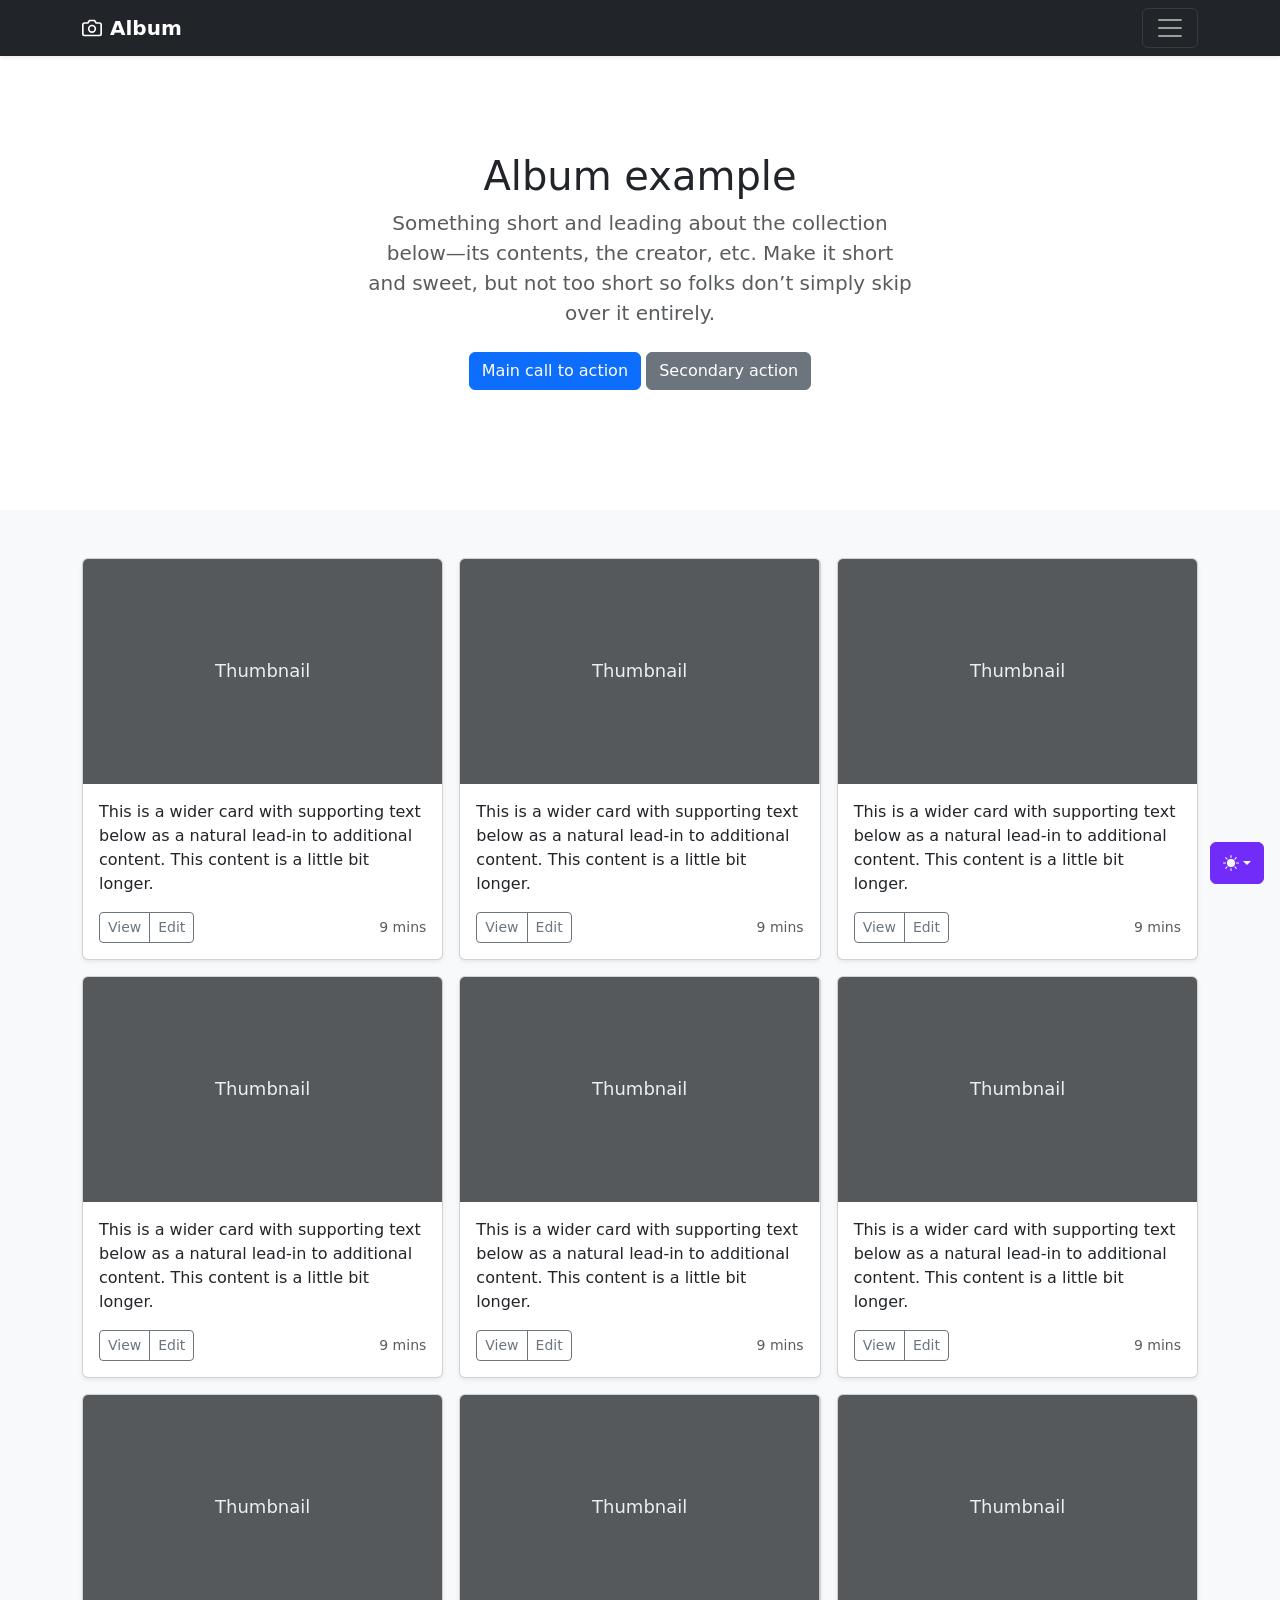
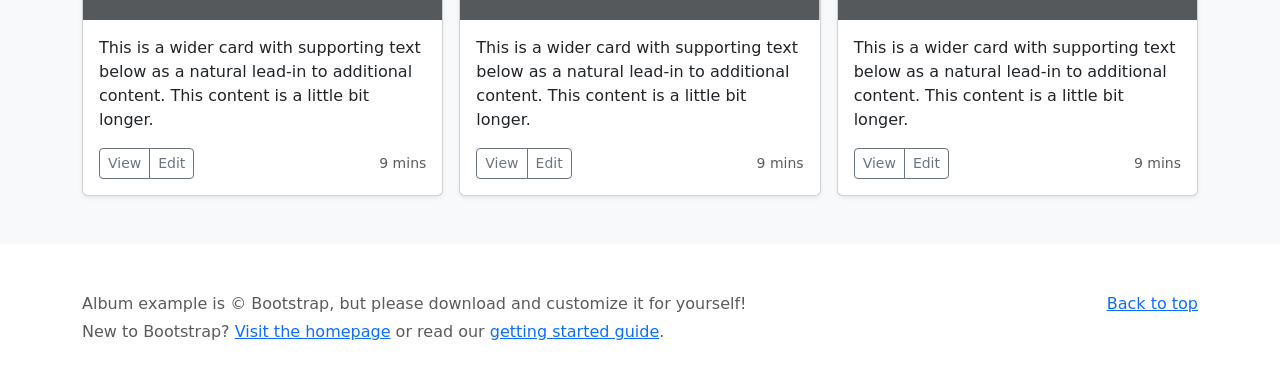
<file: bootstrap/album/index.html>
<!doctype html>
<html lang="en" data-bs-theme="auto">
  <head>
    <meta charset="utf-8" />
    <meta name="viewport" content="width=device-width, initial-scale=1" />
    <meta name="description" content="" />
    <meta
      name="author"
      content="Mark Otto, Jacob Thornton, and Bootstrap contributors"
    />
    <meta name="generator" content="Astro v5.13.2" />
    <title>Album example · Bootstrap v5.3</title>
    <link
      rel="canonical"
      href="https://getbootstrap.com/docs/5.3/examples/album/"
    />
    <script src="../assets/js/color-modes.js"></script>
    <link href="../assets/dist/css/bootstrap.min.css" rel="stylesheet" />
    <meta name="theme-color" content="#712cf9" />
    <style>
      .bd-placeholder-img {
        font-size: 1.125rem;
        text-anchor: middle;
        -webkit-user-select: none;
        -moz-user-select: none;
        user-select: none;
      }
      @media (min-width: 768px) {
        .bd-placeholder-img-lg {
          font-size: 3.5rem;
        }
      }
      .b-example-divider {
        width: 100%;
        height: 3rem;
        background-color: #0000001a;
        border: solid rgba(0, 0, 0, 0.15);
        border-width: 1px 0;
        box-shadow:
          inset 0 0.5em 1.5em #0000001a,
          inset 0 0.125em 0.5em #00000026;
      }
      .b-example-vr {
        flex-shrink: 0;
        width: 1.5rem;
        height: 100vh;
      }
      .bi {
        vertical-align: -0.125em;
        fill: currentColor;
      }
      .nav-scroller {
        position: relative;
        z-index: 2;
        height: 2.75rem;
        overflow-y: hidden;
      }
      .nav-scroller .nav {
        display: flex;
        flex-wrap: nowrap;
        padding-bottom: 1rem;
        margin-top: -1px;
        overflow-x: auto;
        text-align: center;
        white-space: nowrap;
        -webkit-overflow-scrolling: touch;
      }
      .btn-bd-primary {
        --bd-violet-bg: #712cf9;
        --bd-violet-rgb: 112.520718, 44.062154, 249.437846;
        --bs-btn-font-weight: 600;
        --bs-btn-color: var(--bs-white);
        --bs-btn-bg: var(--bd-violet-bg);
        --bs-btn-border-color: var(--bd-violet-bg);
        --bs-btn-hover-color: var(--bs-white);
        --bs-btn-hover-bg: #6528e0;
        --bs-btn-hover-border-color: #6528e0;
        --bs-btn-focus-shadow-rgb: var(--bd-violet-rgb);
        --bs-btn-active-color: var(--bs-btn-hover-color);
        --bs-btn-active-bg: #5a23c8;
        --bs-btn-active-border-color: #5a23c8;
      }
      .bd-mode-toggle {
        z-index: 1500;
      }
      .bd-mode-toggle .bi {
        width: 1em;
        height: 1em;
      }
      .bd-mode-toggle .dropdown-menu .active .bi {
        display: block !important;
      }
    </style>
  </head>
  <body>
    <svg xmlns="http://www.w3.org/2000/svg" class="d-none">
      <symbol id="check2" viewBox="0 0 16 16">
        <path
          d="M13.854 3.646a.5.5 0 0 1 0 .708l-7 7a.5.5 0 0 1-.708 0l-3.5-3.5a.5.5 0 1 1 .708-.708L6.5 10.293l6.646-6.647a.5.5 0 0 1 .708 0z"
        ></path>
      </symbol>
      <symbol id="circle-half" viewBox="0 0 16 16">
        <path
          d="M8 15A7 7 0 1 0 8 1v14zm0 1A8 8 0 1 1 8 0a8 8 0 0 1 0 16z"
        ></path>
      </symbol>
      <symbol id="moon-stars-fill" viewBox="0 0 16 16">
        <path
          d="M6 .278a.768.768 0 0 1 .08.858 7.208 7.208 0 0 0-.878 3.46c0 4.021 3.278 7.277 7.318 7.277.527 0 1.04-.055 1.533-.16a.787.787 0 0 1 .81.316.733.733 0 0 1-.031.893A8.349 8.349 0 0 1 8.344 16C3.734 16 0 12.286 0 7.71 0 4.266 2.114 1.312 5.124.06A.752.752 0 0 1 6 .278z"
        ></path>
        <path
          d="M10.794 3.148a.217.217 0 0 1 .412 0l.387 1.162c.173.518.579.924 1.097 1.097l1.162.387a.217.217 0 0 1 0 .412l-1.162.387a1.734 1.734 0 0 0-1.097 1.097l-.387 1.162a.217.217 0 0 1-.412 0l-.387-1.162A1.734 1.734 0 0 0 9.31 6.593l-1.162-.387a.217.217 0 0 1 0-.412l1.162-.387a1.734 1.734 0 0 0 1.097-1.097l.387-1.162zM13.863.099a.145.145 0 0 1 .274 0l.258.774c.115.346.386.617.732.732l.774.258a.145.145 0 0 1 0 .274l-.774.258a1.156 1.156 0 0 0-.732.732l-.258.774a.145.145 0 0 1-.274 0l-.258-.774a1.156 1.156 0 0 0-.732-.732l-.774-.258a.145.145 0 0 1 0-.274l.774-.258c.346-.115.617-.386.732-.732L13.863.1z"
        ></path>
      </symbol>
      <symbol id="sun-fill" viewBox="0 0 16 16">
        <path
          d="M8 12a4 4 0 1 0 0-8 4 4 0 0 0 0 8zM8 0a.5.5 0 0 1 .5.5v2a.5.5 0 0 1-1 0v-2A.5.5 0 0 1 8 0zm0 13a.5.5 0 0 1 .5.5v2a.5.5 0 0 1-1 0v-2A.5.5 0 0 1 8 13zm8-5a.5.5 0 0 1-.5.5h-2a.5.5 0 0 1 0-1h2a.5.5 0 0 1 .5.5zM3 8a.5.5 0 0 1-.5.5h-2a.5.5 0 0 1 0-1h2A.5.5 0 0 1 3 8zm10.657-5.657a.5.5 0 0 1 0 .707l-1.414 1.415a.5.5 0 1 1-.707-.708l1.414-1.414a.5.5 0 0 1 .707 0zm-9.193 9.193a.5.5 0 0 1 0 .707L3.05 13.657a.5.5 0 0 1-.707-.707l1.414-1.414a.5.5 0 0 1 .707 0zm9.193 2.121a.5.5 0 0 1-.707 0l-1.414-1.414a.5.5 0 0 1 .707-.707l1.414 1.414a.5.5 0 0 1 0 .707zM4.464 4.465a.5.5 0 0 1-.707 0L2.343 3.05a.5.5 0 1 1 .707-.707l1.414 1.414a.5.5 0 0 1 0 .708z"
        ></path>
      </symbol>
    </svg>
    <div
      class="dropdown position-fixed bottom-0 end-0 mb-3 me-3 bd-mode-toggle"
    >
      <button
        class="btn btn-bd-primary py-2 dropdown-toggle d-flex align-items-center"
        id="bd-theme"
        type="button"
        aria-expanded="false"
        data-bs-toggle="dropdown"
        aria-label="Toggle theme (auto)"
      >
        <svg class="bi my-1 theme-icon-active" aria-hidden="true">
          <use href="#circle-half"></use>
        </svg>
        <span class="visually-hidden" id="bd-theme-text">Toggle theme</span>
      </button>
      <ul
        class="dropdown-menu dropdown-menu-end shadow"
        aria-labelledby="bd-theme-text"
      >
        <li>
          <button
            type="button"
            class="dropdown-item d-flex align-items-center"
            data-bs-theme-value="light"
            aria-pressed="false"
          >
            <svg class="bi me-2 opacity-50" aria-hidden="true">
              <use href="#sun-fill"></use>
            </svg>
            Light
            <svg class="bi ms-auto d-none" aria-hidden="true">
              <use href="#check2"></use>
            </svg>
          </button>
        </li>
        <li>
          <button
            type="button"
            class="dropdown-item d-flex align-items-center"
            data-bs-theme-value="dark"
            aria-pressed="false"
          >
            <svg class="bi me-2 opacity-50" aria-hidden="true">
              <use href="#moon-stars-fill"></use>
            </svg>
            Dark
            <svg class="bi ms-auto d-none" aria-hidden="true">
              <use href="#check2"></use>
            </svg>
          </button>
        </li>
        <li>
          <button
            type="button"
            class="dropdown-item d-flex align-items-center active"
            data-bs-theme-value="auto"
            aria-pressed="true"
          >
            <svg class="bi me-2 opacity-50" aria-hidden="true">
              <use href="#circle-half"></use>
            </svg>
            Auto
            <svg class="bi ms-auto d-none" aria-hidden="true">
              <use href="#check2"></use>
            </svg>
          </button>
        </li>
      </ul>
    </div>
    <header data-bs-theme="dark">
      <div class="collapse text-bg-dark" id="navbarHeader">
        <div class="container">
          <div class="row">
            <div class="col-sm-8 col-md-7 py-4">
              <h4>About</h4>
              <p class="text-body-secondary">
                Add some information about the album below, the author, or any
                other background context. Make it a few sentences long so folks
                can pick up some informative tidbits. Then, link them off to
                some social networking sites or contact information.
              </p>
            </div>
            <div class="col-sm-4 offset-md-1 py-4">
              <h4>Contact</h4>
              <ul class="list-unstyled">
                <li><a href="#" class="text-white">Follow on X</a></li>
                <li><a href="#" class="text-white">Like on Facebook</a></li>
                <li><a href="#" class="text-white">Email me</a></li>
              </ul>
            </div>
          </div>
        </div>
      </div>
      <div class="navbar navbar-dark bg-dark shadow-sm">
        <div class="container">
          <a href="#" class="navbar-brand d-flex align-items-center">
            <svg
              xmlns="http://www.w3.org/2000/svg"
              width="20"
              height="20"
              fill="none"
              stroke="currentColor"
              stroke-linecap="round"
              stroke-linejoin="round"
              stroke-width="2"
              aria-hidden="true"
              class="me-2"
              viewBox="0 0 24 24"
            >
              <path
                d="M23 19a2 2 0 0 1-2 2H3a2 2 0 0 1-2-2V8a2 2 0 0 1 2-2h4l2-3h6l2 3h4a2 2 0 0 1 2 2z"
              ></path>
              <circle cx="12" cy="13" r="4"></circle>
            </svg>
            <strong>Album</strong>
          </a>
          <button
            class="navbar-toggler"
            type="button"
            data-bs-toggle="collapse"
            data-bs-target="#navbarHeader"
            aria-controls="navbarHeader"
            aria-expanded="false"
            aria-label="Toggle navigation"
          >
            <span class="navbar-toggler-icon"></span>
          </button>
        </div>
      </div>
    </header>
    <main>
      <section class="py-5 text-center container">
        <div class="row py-lg-5">
          <div class="col-lg-6 col-md-8 mx-auto">
            <h1 class="fw-light">Album example</h1>
            <p class="lead text-body-secondary">
              Something short and leading about the collection below—its
              contents, the creator, etc. Make it short and sweet, but not too
              short so folks don’t simply skip over it entirely.
            </p>
            <p>
              <a href="#" class="btn btn-primary my-2">Main call to action</a>
              <a href="#" class="btn btn-secondary my-2">Secondary action</a>
            </p>
          </div>
        </div>
      </section>
      <div class="album py-5 bg-body-tertiary">
        <div class="container">
          <div class="row row-cols-1 row-cols-sm-2 row-cols-md-3 g-3">
            <div class="col">
              <div class="card shadow-sm">
                <svg
                  aria-label="Placeholder: Thumbnail"
                  class="bd-placeholder-img card-img-top"
                  height="225"
                  preserveAspectRatio="xMidYMid slice"
                  role="img"
                  width="100%"
                  xmlns="http://www.w3.org/2000/svg"
                >
                  <title>Placeholder</title>
                  <rect width="100%" height="100%" fill="#55595c"></rect>
                  <text x="50%" y="50%" fill="#eceeef" dy=".3em">
                    Thumbnail
                  </text>
                </svg>
                <div class="card-body">
                  <p class="card-text">
                    This is a wider card with supporting text below as a natural
                    lead-in to additional content. This content is a little bit
                    longer.
                  </p>
                  <div
                    class="d-flex justify-content-between align-items-center"
                  >
                    <div class="btn-group">
                      <button
                        type="button"
                        class="btn btn-sm btn-outline-secondary"
                      >
                        View
                      </button>
                      <button
                        type="button"
                        class="btn btn-sm btn-outline-secondary"
                      >
                        Edit
                      </button>
                    </div>
                    <small class="text-body-secondary">9 mins</small>
                  </div>
                </div>
              </div>
            </div>
            <div class="col">
              <div class="card shadow-sm">
                <svg
                  aria-label="Placeholder: Thumbnail"
                  class="bd-placeholder-img card-img-top"
                  height="225"
                  preserveAspectRatio="xMidYMid slice"
                  role="img"
                  width="100%"
                  xmlns="http://www.w3.org/2000/svg"
                >
                  <title>Placeholder</title>
                  <rect width="100%" height="100%" fill="#55595c"></rect>
                  <text x="50%" y="50%" fill="#eceeef" dy=".3em">
                    Thumbnail
                  </text>
                </svg>
                <div class="card-body">
                  <p class="card-text">
                    This is a wider card with supporting text below as a natural
                    lead-in to additional content. This content is a little bit
                    longer.
                  </p>
                  <div
                    class="d-flex justify-content-between align-items-center"
                  >
                    <div class="btn-group">
                      <button
                        type="button"
                        class="btn btn-sm btn-outline-secondary"
                      >
                        View
                      </button>
                      <button
                        type="button"
                        class="btn btn-sm btn-outline-secondary"
                      >
                        Edit
                      </button>
                    </div>
                    <small class="text-body-secondary">9 mins</small>
                  </div>
                </div>
              </div>
            </div>
            <div class="col">
              <div class="card shadow-sm">
                <svg
                  aria-label="Placeholder: Thumbnail"
                  class="bd-placeholder-img card-img-top"
                  height="225"
                  preserveAspectRatio="xMidYMid slice"
                  role="img"
                  width="100%"
                  xmlns="http://www.w3.org/2000/svg"
                >
                  <title>Placeholder</title>
                  <rect width="100%" height="100%" fill="#55595c"></rect>
                  <text x="50%" y="50%" fill="#eceeef" dy=".3em">
                    Thumbnail
                  </text>
                </svg>
                <div class="card-body">
                  <p class="card-text">
                    This is a wider card with supporting text below as a natural
                    lead-in to additional content. This content is a little bit
                    longer.
                  </p>
                  <div
                    class="d-flex justify-content-between align-items-center"
                  >
                    <div class="btn-group">
                      <button
                        type="button"
                        class="btn btn-sm btn-outline-secondary"
                      >
                        View
                      </button>
                      <button
                        type="button"
                        class="btn btn-sm btn-outline-secondary"
                      >
                        Edit
                      </button>
                    </div>
                    <small class="text-body-secondary">9 mins</small>
                  </div>
                </div>
              </div>
            </div>
            <div class="col">
              <div class="card shadow-sm">
                <svg
                  aria-label="Placeholder: Thumbnail"
                  class="bd-placeholder-img card-img-top"
                  height="225"
                  preserveAspectRatio="xMidYMid slice"
                  role="img"
                  width="100%"
                  xmlns="http://www.w3.org/2000/svg"
                >
                  <title>Placeholder</title>
                  <rect width="100%" height="100%" fill="#55595c"></rect>
                  <text x="50%" y="50%" fill="#eceeef" dy=".3em">
                    Thumbnail
                  </text>
                </svg>
                <div class="card-body">
                  <p class="card-text">
                    This is a wider card with supporting text below as a natural
                    lead-in to additional content. This content is a little bit
                    longer.
                  </p>
                  <div
                    class="d-flex justify-content-between align-items-center"
                  >
                    <div class="btn-group">
                      <button
                        type="button"
                        class="btn btn-sm btn-outline-secondary"
                      >
                        View
                      </button>
                      <button
                        type="button"
                        class="btn btn-sm btn-outline-secondary"
                      >
                        Edit
                      </button>
                    </div>
                    <small class="text-body-secondary">9 mins</small>
                  </div>
                </div>
              </div>
            </div>
            <div class="col">
              <div class="card shadow-sm">
                <svg
                  aria-label="Placeholder: Thumbnail"
                  class="bd-placeholder-img card-img-top"
                  height="225"
                  preserveAspectRatio="xMidYMid slice"
                  role="img"
                  width="100%"
                  xmlns="http://www.w3.org/2000/svg"
                >
                  <title>Placeholder</title>
                  <rect width="100%" height="100%" fill="#55595c"></rect>
                  <text x="50%" y="50%" fill="#eceeef" dy=".3em">
                    Thumbnail
                  </text>
                </svg>
                <div class="card-body">
                  <p class="card-text">
                    This is a wider card with supporting text below as a natural
                    lead-in to additional content. This content is a little bit
                    longer.
                  </p>
                  <div
                    class="d-flex justify-content-between align-items-center"
                  >
                    <div class="btn-group">
                      <button
                        type="button"
                        class="btn btn-sm btn-outline-secondary"
                      >
                        View
                      </button>
                      <button
                        type="button"
                        class="btn btn-sm btn-outline-secondary"
                      >
                        Edit
                      </button>
                    </div>
                    <small class="text-body-secondary">9 mins</small>
                  </div>
                </div>
              </div>
            </div>
            <div class="col">
              <div class="card shadow-sm">
                <svg
                  aria-label="Placeholder: Thumbnail"
                  class="bd-placeholder-img card-img-top"
                  height="225"
                  preserveAspectRatio="xMidYMid slice"
                  role="img"
                  width="100%"
                  xmlns="http://www.w3.org/2000/svg"
                >
                  <title>Placeholder</title>
                  <rect width="100%" height="100%" fill="#55595c"></rect>
                  <text x="50%" y="50%" fill="#eceeef" dy=".3em">
                    Thumbnail
                  </text>
                </svg>
                <div class="card-body">
                  <p class="card-text">
                    This is a wider card with supporting text below as a natural
                    lead-in to additional content. This content is a little bit
                    longer.
                  </p>
                  <div
                    class="d-flex justify-content-between align-items-center"
                  >
                    <div class="btn-group">
                      <button
                        type="button"
                        class="btn btn-sm btn-outline-secondary"
                      >
                        View
                      </button>
                      <button
                        type="button"
                        class="btn btn-sm btn-outline-secondary"
                      >
                        Edit
                      </button>
                    </div>
                    <small class="text-body-secondary">9 mins</small>
                  </div>
                </div>
              </div>
            </div>
            <div class="col">
              <div class="card shadow-sm">
                <svg
                  aria-label="Placeholder: Thumbnail"
                  class="bd-placeholder-img card-img-top"
                  height="225"
                  preserveAspectRatio="xMidYMid slice"
                  role="img"
                  width="100%"
                  xmlns="http://www.w3.org/2000/svg"
                >
                  <title>Placeholder</title>
                  <rect width="100%" height="100%" fill="#55595c"></rect>
                  <text x="50%" y="50%" fill="#eceeef" dy=".3em">
                    Thumbnail
                  </text>
                </svg>
                <div class="card-body">
                  <p class="card-text">
                    This is a wider card with supporting text below as a natural
                    lead-in to additional content. This content is a little bit
                    longer.
                  </p>
                  <div
                    class="d-flex justify-content-between align-items-center"
                  >
                    <div class="btn-group">
                      <button
                        type="button"
                        class="btn btn-sm btn-outline-secondary"
                      >
                        View
                      </button>
                      <button
                        type="button"
                        class="btn btn-sm btn-outline-secondary"
                      >
                        Edit
                      </button>
                    </div>
                    <small class="text-body-secondary">9 mins</small>
                  </div>
                </div>
              </div>
            </div>
            <div class="col">
              <div class="card shadow-sm">
                <svg
                  aria-label="Placeholder: Thumbnail"
                  class="bd-placeholder-img card-img-top"
                  height="225"
                  preserveAspectRatio="xMidYMid slice"
                  role="img"
                  width="100%"
                  xmlns="http://www.w3.org/2000/svg"
                >
                  <title>Placeholder</title>
                  <rect width="100%" height="100%" fill="#55595c"></rect>
                  <text x="50%" y="50%" fill="#eceeef" dy=".3em">
                    Thumbnail
                  </text>
                </svg>
                <div class="card-body">
                  <p class="card-text">
                    This is a wider card with supporting text below as a natural
                    lead-in to additional content. This content is a little bit
                    longer.
                  </p>
                  <div
                    class="d-flex justify-content-between align-items-center"
                  >
                    <div class="btn-group">
                      <button
                        type="button"
                        class="btn btn-sm btn-outline-secondary"
                      >
                        View
                      </button>
                      <button
                        type="button"
                        class="btn btn-sm btn-outline-secondary"
                      >
                        Edit
                      </button>
                    </div>
                    <small class="text-body-secondary">9 mins</small>
                  </div>
                </div>
              </div>
            </div>
            <div class="col">
              <div class="card shadow-sm">
                <svg
                  aria-label="Placeholder: Thumbnail"
                  class="bd-placeholder-img card-img-top"
                  height="225"
                  preserveAspectRatio="xMidYMid slice"
                  role="img"
                  width="100%"
                  xmlns="http://www.w3.org/2000/svg"
                >
                  <title>Placeholder</title>
                  <rect width="100%" height="100%" fill="#55595c"></rect>
                  <text x="50%" y="50%" fill="#eceeef" dy=".3em">
                    Thumbnail
                  </text>
                </svg>
                <div class="card-body">
                  <p class="card-text">
                    This is a wider card with supporting text below as a natural
                    lead-in to additional content. This content is a little bit
                    longer.
                  </p>
                  <div
                    class="d-flex justify-content-between align-items-center"
                  >
                    <div class="btn-group">
                      <button
                        type="button"
                        class="btn btn-sm btn-outline-secondary"
                      >
                        View
                      </button>
                      <button
                        type="button"
                        class="btn btn-sm btn-outline-secondary"
                      >
                        Edit
                      </button>
                    </div>
                    <small class="text-body-secondary">9 mins</small>
                  </div>
                </div>
              </div>
            </div>
          </div>
        </div>
      </div>
    </main>
    <footer class="text-body-secondary py-5">
      <div class="container">
        <p class="float-end mb-1"><a href="#">Back to top</a></p>
        <p class="mb-1">
          Album example is &copy; Bootstrap, but please download and customize
          it for yourself!
        </p>
        <p class="mb-0">
          New to Bootstrap? <a href="/">Visit the homepage</a> or read our
          <a href="../getting-started/introduction">getting started guide</a>.
        </p>
      </div>
    </footer>
    <script
      src="../assets/dist/js/bootstrap.bundle.min.js"
      class="astro-vvvwv3sm"
    ></script>
  </body>
</html>
</file>
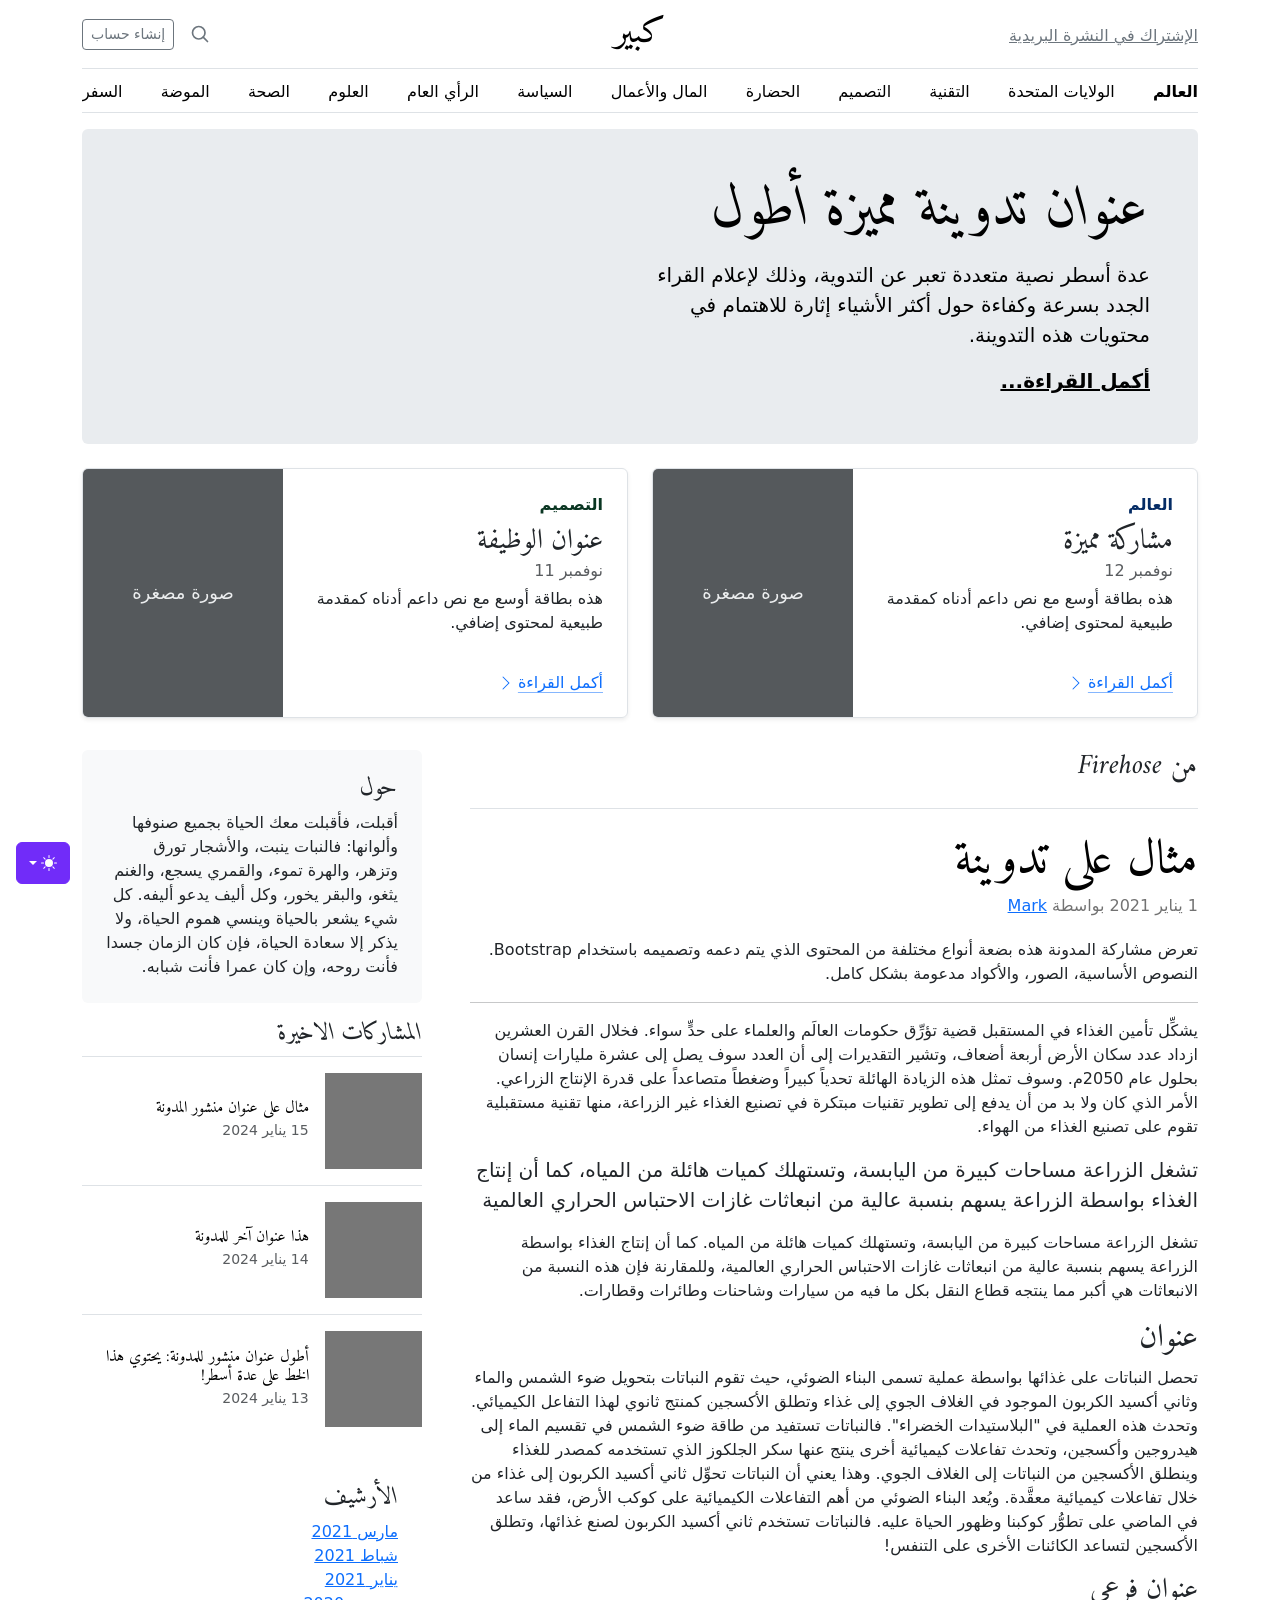
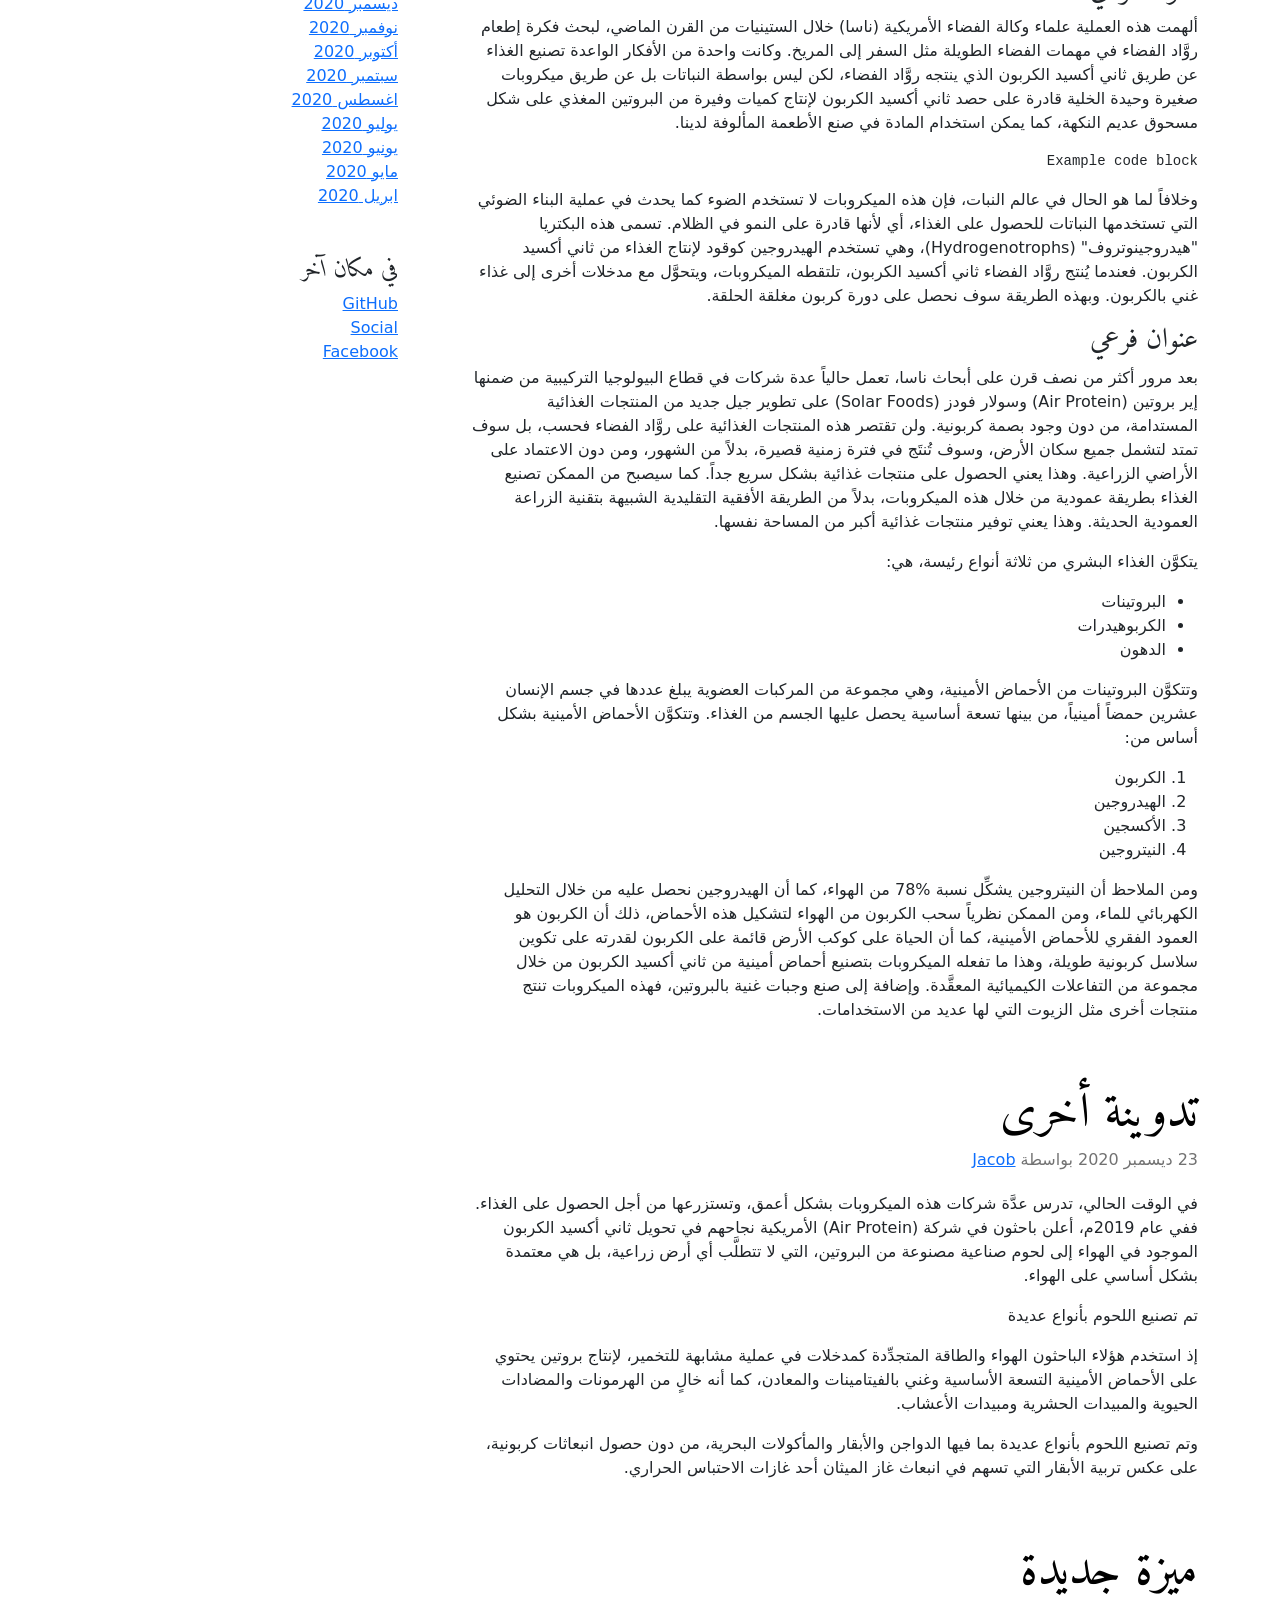
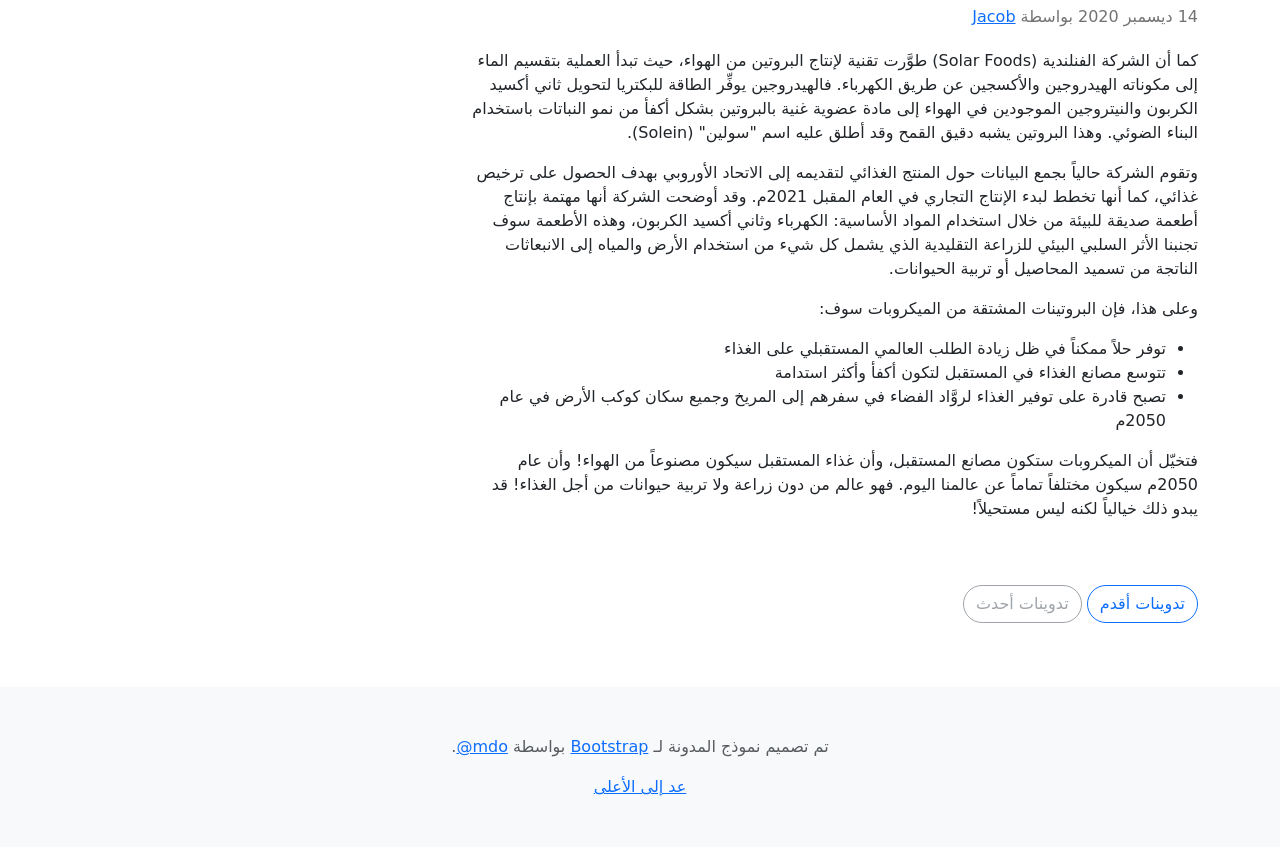
<file: bootstrap/blog-rtl/index.html>
<!doctype html>
<html lang="ar" dir="rtl" data-bs-theme="auto">
  <head>
    <meta charset="utf-8" />
    <meta name="viewport" content="width=device-width, initial-scale=1" />
    <meta name="description" content="" />
    <meta
      name="author"
      content="Mark Otto, Jacob Thornton, and Bootstrap contributors"
    />
    <meta name="generator" content="Astro v5.13.2" />
    <title>قالب المدونة · Bootstrap v5.3</title>
    <link
      rel="canonical"
      href="https://getbootstrap.com/docs/5.3/examples/blog-rtl/"
    />
    <script src="../assets/js/color-modes.js"></script>
    <link href="../assets/dist/css/bootstrap.rtl.min.css" rel="stylesheet" />
    <meta name="theme-color" content="#712cf9" />
    <link
      href="https://fonts.googleapis.com/css?family=Amiri:wght@400;700&display=swap"
      rel="stylesheet"
    />
    <link href="../blog/blog.rtl.css" rel="stylesheet" />
    <style>
      .bd-placeholder-img {
        font-size: 1.125rem;
        text-anchor: middle;
        -webkit-user-select: none;
        -moz-user-select: none;
        user-select: none;
      }
      @media (min-width: 768px) {
        .bd-placeholder-img-lg {
          font-size: 3.5rem;
        }
      }
      .b-example-divider {
        width: 100%;
        height: 3rem;
        background-color: #0000001a;
        border: solid rgba(0, 0, 0, 0.15);
        border-width: 1px 0;
        box-shadow:
          inset 0 0.5em 1.5em #0000001a,
          inset 0 0.125em 0.5em #00000026;
      }
      .b-example-vr {
        flex-shrink: 0;
        width: 1.5rem;
        height: 100vh;
      }
      .bi {
        vertical-align: -0.125em;
        fill: currentColor;
      }
      .nav-scroller {
        position: relative;
        z-index: 2;
        height: 2.75rem;
        overflow-y: hidden;
      }
      .nav-scroller .nav {
        display: flex;
        flex-wrap: nowrap;
        padding-bottom: 1rem;
        margin-top: -1px;
        overflow-x: auto;
        text-align: center;
        white-space: nowrap;
        -webkit-overflow-scrolling: touch;
      }
      .btn-bd-primary {
        --bd-violet-bg: #712cf9;
        --bd-violet-rgb: 112.520718, 44.062154, 249.437846;
        --bs-btn-font-weight: 600;
        --bs-btn-color: var(--bs-white);
        --bs-btn-bg: var(--bd-violet-bg);
        --bs-btn-border-color: var(--bd-violet-bg);
        --bs-btn-hover-color: var(--bs-white);
        --bs-btn-hover-bg: #6528e0;
        --bs-btn-hover-border-color: #6528e0;
        --bs-btn-focus-shadow-rgb: var(--bd-violet-rgb);
        --bs-btn-active-color: var(--bs-btn-hover-color);
        --bs-btn-active-bg: #5a23c8;
        --bs-btn-active-border-color: #5a23c8;
      }
      .bd-mode-toggle {
        z-index: 1500;
      }
      .bd-mode-toggle .bi {
        width: 1em;
        height: 1em;
      }
      .bd-mode-toggle .dropdown-menu .active .bi {
        display: block !important;
      }
    </style>
  </head>
  <body>
    <svg xmlns="http://www.w3.org/2000/svg" class="d-none">
      <symbol id="check2" viewBox="0 0 16 16">
        <path
          d="M13.854 3.646a.5.5 0 0 1 0 .708l-7 7a.5.5 0 0 1-.708 0l-3.5-3.5a.5.5 0 1 1 .708-.708L6.5 10.293l6.646-6.647a.5.5 0 0 1 .708 0z"
        ></path>
      </symbol>
      <symbol id="circle-half" viewBox="0 0 16 16">
        <path
          d="M8 15A7 7 0 1 0 8 1v14zm0 1A8 8 0 1 1 8 0a8 8 0 0 1 0 16z"
        ></path>
      </symbol>
      <symbol id="moon-stars-fill" viewBox="0 0 16 16">
        <path
          d="M6 .278a.768.768 0 0 1 .08.858 7.208 7.208 0 0 0-.878 3.46c0 4.021 3.278 7.277 7.318 7.277.527 0 1.04-.055 1.533-.16a.787.787 0 0 1 .81.316.733.733 0 0 1-.031.893A8.349 8.349 0 0 1 8.344 16C3.734 16 0 12.286 0 7.71 0 4.266 2.114 1.312 5.124.06A.752.752 0 0 1 6 .278z"
        ></path>
        <path
          d="M10.794 3.148a.217.217 0 0 1 .412 0l.387 1.162c.173.518.579.924 1.097 1.097l1.162.387a.217.217 0 0 1 0 .412l-1.162.387a1.734 1.734 0 0 0-1.097 1.097l-.387 1.162a.217.217 0 0 1-.412 0l-.387-1.162A1.734 1.734 0 0 0 9.31 6.593l-1.162-.387a.217.217 0 0 1 0-.412l1.162-.387a1.734 1.734 0 0 0 1.097-1.097l.387-1.162zM13.863.099a.145.145 0 0 1 .274 0l.258.774c.115.346.386.617.732.732l.774.258a.145.145 0 0 1 0 .274l-.774.258a1.156 1.156 0 0 0-.732.732l-.258.774a.145.145 0 0 1-.274 0l-.258-.774a1.156 1.156 0 0 0-.732-.732l-.774-.258a.145.145 0 0 1 0-.274l.774-.258c.346-.115.617-.386.732-.732L13.863.1z"
        ></path>
      </symbol>
      <symbol id="sun-fill" viewBox="0 0 16 16">
        <path
          d="M8 12a4 4 0 1 0 0-8 4 4 0 0 0 0 8zM8 0a.5.5 0 0 1 .5.5v2a.5.5 0 0 1-1 0v-2A.5.5 0 0 1 8 0zm0 13a.5.5 0 0 1 .5.5v2a.5.5 0 0 1-1 0v-2A.5.5 0 0 1 8 13zm8-5a.5.5 0 0 1-.5.5h-2a.5.5 0 0 1 0-1h2a.5.5 0 0 1 .5.5zM3 8a.5.5 0 0 1-.5.5h-2a.5.5 0 0 1 0-1h2A.5.5 0 0 1 3 8zm10.657-5.657a.5.5 0 0 1 0 .707l-1.414 1.415a.5.5 0 1 1-.707-.708l1.414-1.414a.5.5 0 0 1 .707 0zm-9.193 9.193a.5.5 0 0 1 0 .707L3.05 13.657a.5.5 0 0 1-.707-.707l1.414-1.414a.5.5 0 0 1 .707 0zm9.193 2.121a.5.5 0 0 1-.707 0l-1.414-1.414a.5.5 0 0 1 .707-.707l1.414 1.414a.5.5 0 0 1 0 .707zM4.464 4.465a.5.5 0 0 1-.707 0L2.343 3.05a.5.5 0 1 1 .707-.707l1.414 1.414a.5.5 0 0 1 0 .708z"
        ></path>
      </symbol>
    </svg>
    <div
      class="dropdown position-fixed bottom-0 end-0 mb-3 me-3 bd-mode-toggle"
    >
      <button
        class="btn btn-bd-primary py-2 dropdown-toggle d-flex align-items-center"
        id="bd-theme"
        type="button"
        aria-expanded="false"
        data-bs-toggle="dropdown"
        aria-label="Toggle theme (auto)"
      >
        <svg class="bi my-1 theme-icon-active" aria-hidden="true">
          <use href="#circle-half"></use>
        </svg>
        <span class="visually-hidden" id="bd-theme-text">Toggle theme</span>
      </button>
      <ul
        class="dropdown-menu dropdown-menu-end shadow"
        aria-labelledby="bd-theme-text"
      >
        <li>
          <button
            type="button"
            class="dropdown-item d-flex align-items-center"
            data-bs-theme-value="light"
            aria-pressed="false"
          >
            <svg class="bi me-2 opacity-50" aria-hidden="true">
              <use href="#sun-fill"></use>
            </svg>
            Light
            <svg class="bi ms-auto d-none" aria-hidden="true">
              <use href="#check2"></use>
            </svg>
          </button>
        </li>
        <li>
          <button
            type="button"
            class="dropdown-item d-flex align-items-center"
            data-bs-theme-value="dark"
            aria-pressed="false"
          >
            <svg class="bi me-2 opacity-50" aria-hidden="true">
              <use href="#moon-stars-fill"></use>
            </svg>
            Dark
            <svg class="bi ms-auto d-none" aria-hidden="true">
              <use href="#check2"></use>
            </svg>
          </button>
        </li>
        <li>
          <button
            type="button"
            class="dropdown-item d-flex align-items-center active"
            data-bs-theme-value="auto"
            aria-pressed="true"
          >
            <svg class="bi me-2 opacity-50" aria-hidden="true">
              <use href="#circle-half"></use>
            </svg>
            Auto
            <svg class="bi ms-auto d-none" aria-hidden="true">
              <use href="#check2"></use>
            </svg>
          </button>
        </li>
      </ul>
    </div>
    <svg xmlns="http://www.w3.org/2000/svg" class="d-none">
      <symbol
        id="aperture"
        fill="none"
        stroke="currentColor"
        stroke-linecap="round"
        stroke-linejoin="round"
        stroke-width="2"
        viewBox="0 0 24 24"
      >
        <circle cx="12" cy="12" r="10"></circle>
        <path
          d="M14.31 8l5.74 9.94M9.69 8h11.48M7.38 12l5.74-9.94M9.69 16L3.95 6.06M14.31 16H2.83m13.79-4l-5.74 9.94"
        ></path>
      </symbol>
      <symbol id="cart" viewBox="0 0 16 16">
        <path
          d="M0 1.5A.5.5 0 0 1 .5 1H2a.5.5 0 0 1 .485.379L2.89 3H14.5a.5.5 0 0 1 .49.598l-1 5a.5.5 0 0 1-.465.401l-9.397.472L4.415 11H13a.5.5 0 0 1 0 1H4a.5.5 0 0 1-.491-.408L2.01 3.607 1.61 2H.5a.5.5 0 0 1-.5-.5zM3.102 4l.84 4.479 9.144-.459L13.89 4H3.102zM5 12a2 2 0 1 0 0 4 2 2 0 0 0 0-4zm7 0a2 2 0 1 0 0 4 2 2 0 0 0 0-4zm-7 1a1 1 0 1 1 0 2 1 1 0 0 1 0-2zm7 0a1 1 0 1 1 0 2 1 1 0 0 1 0-2z"
        ></path>
      </symbol>
      <symbol id="chevron-right" viewBox="0 0 16 16">
        <path
          fill-rule="evenodd"
          d="M4.646 1.646a.5.5 0 0 1 .708 0l6 6a.5.5 0 0 1 0 .708l-6 6a.5.5 0 0 1-.708-.708L10.293 8 4.646 2.354a.5.5 0 0 1 0-.708z"
        ></path>
      </symbol>
    </svg>
    <div class="container">
      <header class="border-bottom lh-1 py-3">
        <div class="row flex-nowrap justify-content-between align-items-center">
          <div class="col-4 pt-1">
            <a class="link-secondary" href="#">الإشتراك في النشرة البريدية</a>
          </div>
          <div class="col-4 text-center">
            <a
              class="blog-header-logo text-body-emphasis text-decoration-none"
              href="#"
              >كبير</a
            >
          </div>
          <div class="col-4 d-flex justify-content-end align-items-center">
            <a class="link-secondary" href="#" aria-label="بحث">
              <svg
                xmlns="http://www.w3.org/2000/svg"
                width="20"
                height="20"
                fill="none"
                stroke="currentColor"
                stroke-linecap="round"
                stroke-linejoin="round"
                stroke-width="2"
                class="mx-3"
                role="img"
                viewBox="0 0 24 24"
              >
                <title>بحث</title>
                <circle cx="10.5" cy="10.5" r="7.5"></circle>
                <path d="M21 21l-5.2-5.2"></path>
              </svg>
            </a>
            <a class="btn btn-sm btn-outline-secondary" href="#">إنشاء حساب</a>
          </div>
        </div>
      </header>
      <div class="nav-scroller py-1 mb-3 border-bottom">
        <nav class="nav nav-underline justify-content-between">
          <a class="nav-item nav-link link-body-emphasis active" href="#"
            >العالم</a
          >
          <a class="nav-item nav-link link-body-emphasis" href="#"
            >الولايات المتحدة</a
          >
          <a class="nav-item nav-link link-body-emphasis" href="#">التقنية</a>
          <a class="nav-item nav-link link-body-emphasis" href="#">التصميم</a>
          <a class="nav-item nav-link link-body-emphasis" href="#">الحضارة</a>
          <a class="nav-item nav-link link-body-emphasis" href="#"
            >المال والأعمال</a
          >
          <a class="nav-item nav-link link-body-emphasis" href="#">السياسة</a>
          <a class="nav-item nav-link link-body-emphasis" href="#"
            >الرأي العام</a
          >
          <a class="nav-item nav-link link-body-emphasis" href="#">العلوم</a>
          <a class="nav-item nav-link link-body-emphasis" href="#">الصحة</a>
          <a class="nav-item nav-link link-body-emphasis" href="#">الموضة</a>
          <a class="nav-item nav-link link-body-emphasis" href="#">السفر</a>
        </nav>
      </div>
    </div>
    <main class="container">
      <div class="p-4 p-md-5 mb-4 rounded text-body-emphasis bg-body-secondary">
        <div class="col-lg-6 px-0">
          <h1 class="display-4 fst-italic">عنوان تدوينة مميزة أطول</h1>
          <p class="lead my-3">
            عدة أسطر نصية متعددة تعبر عن التدوية، وذلك لإعلام القراء الجدد بسرعة
            وكفاءة حول أكثر الأشياء إثارة للاهتمام في محتويات هذه التدوينة.
          </p>
          <p class="lead mb-0">
            <a href="#" class="text-body-emphasis fw-bold">أكمل القراءة...</a>
          </p>
        </div>
      </div>
      <div class="row mb-2">
        <div class="col-md-6">
          <div
            class="row g-0 border rounded overflow-hidden flex-md-row mb-4 shadow-sm h-md-250 position-relative"
          >
            <div class="col p-4 d-flex flex-column position-static">
              <strong class="d-inline-block mb-2 text-primary-emphasis"
                >العالم</strong
              >
              <h3 class="mb-0">مشاركة مميزة</h3>
              <div class="mb-1 text-body-secondary">نوفمبر 12</div>
              <p class="card-text mb-auto">
                هذه بطاقة أوسع مع نص داعم أدناه كمقدمة طبيعية لمحتوى إضافي.
              </p>
              <a
                href="#"
                class="icon-link gap-1 icon-link-hover stretched-link"
              >
                أكمل القراءة
                <svg class="bi" aria-hidden="true">
                  <use xlink:href="#chevron-right"></use>
                </svg>
              </a>
            </div>
            <div class="col-auto d-none d-lg-block">
              <svg
                aria-label="Placeholder: صورة مصغرة"
                class="bd-placeholder-img"
                height="250"
                preserveAspectRatio="xMidYMid slice"
                role="img"
                width="200"
                xmlns="http://www.w3.org/2000/svg"
              >
                <title>Placeholder</title>
                <rect width="100%" height="100%" fill="#55595c"></rect>
                <text x="50%" y="50%" fill="#eceeef" dy=".3em">صورة مصغرة</text>
              </svg>
            </div>
          </div>
        </div>
        <div class="col-md-6">
          <div
            class="row g-0 border rounded overflow-hidden flex-md-row mb-4 shadow-sm h-md-250 position-relative"
          >
            <div class="col p-4 d-flex flex-column position-static">
              <strong class="d-inline-block mb-2 text-success-emphasis"
                >التصميم</strong
              >
              <h3 class="mb-0">عنوان الوظيفة</h3>
              <div class="mb-1 text-body-secondary">نوفمبر 11</div>
              <p class="mb-auto">
                هذه بطاقة أوسع مع نص داعم أدناه كمقدمة طبيعية لمحتوى إضافي.
              </p>
              <a
                href="#"
                class="icon-link gap-1 icon-link-hover stretched-link"
              >
                أكمل القراءة
                <svg class="bi" aria-hidden="true">
                  <use xlink:href="#chevron-right"></use>
                </svg>
              </a>
            </div>
            <div class="col-auto d-none d-lg-block">
              <svg
                aria-label="Placeholder: صورة مصغرة"
                class="bd-placeholder-img"
                height="250"
                preserveAspectRatio="xMidYMid slice"
                role="img"
                width="200"
                xmlns="http://www.w3.org/2000/svg"
              >
                <title>Placeholder</title>
                <rect width="100%" height="100%" fill="#55595c"></rect>
                <text x="50%" y="50%" fill="#eceeef" dy=".3em">صورة مصغرة</text>
              </svg>
            </div>
          </div>
        </div>
      </div>
      <div class="row g-5">
        <div class="col-md-8">
          <h3 class="pb-4 mb-4 fst-italic border-bottom">من Firehose</h3>
          <article class="blog-post">
            <h2 class="display-5 link-body-emphasis mb-1">مثال على تدوينة</h2>
            <p class="blog-post-meta">
              1 يناير 2021 بواسطة <a href="#"> Mark </a>
            </p>
            <p>
              تعرض مشاركة المدونة هذه بضعة أنواع مختلفة من المحتوى الذي يتم دعمه
              وتصميمه باستخدام Bootstrap. النصوص الأساسية، الصور، والأكواد
              مدعومة بشكل كامل.
            </p>
            <hr />
            <p>
              يشكِّل تأمين الغذاء في المستقبل قضية تؤرِّق حكومات العالَم
              والعلماء على حدٍّ سواء. فخلال القرن العشرين ازداد عدد سكان الأرض
              أربعة أضعاف، وتشير التقديرات إلى أن العدد سوف يصل إلى عشرة مليارات
              إنسان بحلول عام 2050م. وسوف تمثل هذه الزيادة الهائلة تحدياً كبيراً
              وضغطاً متصاعداً على قدرة الإنتاج الزراعي. الأمر الذي كان ولا بد من
              أن يدفع إلى تطوير تقنيات مبتكرة في تصنيع الغذاء غير الزراعة، منها
              تقنية مستقبلية تقوم على تصنيع الغذاء من الهواء.
            </p>
            <blockquote class="blockquote">
              <p>
                تشغل الزراعة مساحات كبيرة من اليابسة، وتستهلك كميات هائلة من
                المياه، كما أن إنتاج الغذاء بواسطة الزراعة يسهم بنسبة عالية من
                انبعاثات غازات الاحتباس الحراري العالمية
              </p>
            </blockquote>
            <p>
              تشغل الزراعة مساحات كبيرة من اليابسة، وتستهلك كميات هائلة من
              المياه. كما أن إنتاج الغذاء بواسطة الزراعة يسهم بنسبة عالية من
              انبعاثات غازات الاحتباس الحراري العالمية، وللمقارنة فإن هذه النسبة
              من الانبعاثات هي أكبر مما ينتجه قطاع النقل بكل ما فيه من سيارات
              وشاحنات وطائرات وقطارات.
            </p>
            <h2>عنوان</h2>
            <p>
              تحصل النباتات على غذائها بواسطة عملية تسمى البناء الضوئي، حيث تقوم
              النباتات بتحويل ضوء الشمس والماء وثاني أكسيد الكربون الموجود في
              الغلاف الجوي إلى غذاء وتطلق الأكسجين كمنتج ثانوي لهذا التفاعل
              الكيميائي. وتحدث هذه العملية في "البلاستيدات الخضراء". فالنباتات
              تستفيد من طاقة ضوء الشمس في تقسيم الماء إلى هيدروجين وأكسجين،
              وتحدث تفاعلات كيميائية أخرى ينتج عنها سكر الجلكوز الذي تستخدمه
              كمصدر للغذاء وينطلق الأكسجين من النباتات إلى الغلاف الجوي. وهذا
              يعني أن النباتات تحوِّل ثاني أكسيد الكربون إلى غذاء من خلال
              تفاعلات كيميائية معقَّدة. ويُعد البناء الضوئي من أهم التفاعلات
              الكيميائية على كوكب الأرض، فقد ساعد في الماضي على تطوُّر كوكبنا
              وظهور الحياة عليه. فالنباتات تستخدم ثاني أكسيد الكربون لصنع
              غذائها، وتطلق الأكسجين لتساعد الكائنات الأخرى على التنفس!
            </p>
            <h3>عنوان فرعي</h3>
            <p>
              ألهمت هذه العملية علماء وكالة الفضاء الأمريكية (ناسا) خلال
              الستينيات من القرن الماضي، لبحث فكرة إطعام روَّاد الفضاء في مهمات
              الفضاء الطويلة مثل السفر إلى المريخ. وكانت واحدة من الأفكار
              الواعدة تصنيع الغذاء عن طريق ثاني أكسيد الكربون الذي ينتجه روَّاد
              الفضاء، لكن ليس بواسطة النباتات بل عن طريق ميكروبات صغيرة وحيدة
              الخلية قادرة على حصد ثاني أكسيد الكربون لإنتاج كميات وفيرة من
              البروتين المغذي على شكل مسحوق عديم النكهة، كما يمكن استخدام المادة
              في صنع الأطعمة المألوفة لدينا.
            </p>
            <pre><code>Example code block</code></pre>
            <p>
              وخلافاً لما هو الحال في عالم النبات، فإن هذه الميكروبات لا تستخدم
              الضوء كما يحدث في عملية البناء الضوئي التي تستخدمها النباتات
              للحصول على الغذاء، أي لأنها قادرة على النمو في الظلام. تسمى هذه
              البكتريا "هيدروجينوتروف" (Hydrogenotrophs)، وهي تستخدم الهيدروجين
              كوقود لإنتاج الغذاء من ثاني أكسيد الكربون. فعندما يُنتج روَّاد
              الفضاء ثاني أكسيد الكربون، تلتقطه الميكروبات، ويتحوَّل مع مدخلات
              أخرى إلى غذاء غني بالكربون. وبهذه الطريقة سوف نحصل على دورة كربون
              مغلقة الحلقة.
            </p>
            <h3>عنوان فرعي</h3>
            <p>
              بعد مرور أكثر من نصف قرن على أبحاث ناسا، تعمل حالياً عدة شركات في
              قطاع البيولوجيا التركيبية من ضمنها إير بروتين (Air Protein) وسولار
              فودز (Solar Foods) على تطوير جيل جديد من المنتجات الغذائية
              المستدامة، من دون وجود بصمة كربونية. ولن تقتصر هذه المنتجات
              الغذائية على روَّاد الفضاء فحسب، بل سوف تمتد لتشمل جميع سكان
              الأرض، وسوف تُنتَج في فترة زمنية قصيرة، بدلاً من الشهور، ومن دون
              الاعتماد على الأراضي الزراعية. وهذا يعني الحصول على منتجات غذائية
              بشكل سريع جداً. كما سيصبح من الممكن تصنيع الغذاء بطريقة عمودية من
              خلال هذه الميكروبات، بدلاً من الطريقة الأفقية التقليدية الشبيهة
              بتقنية الزراعة العمودية الحديثة. وهذا يعني توفير منتجات غذائية
              أكبر من المساحة نفسها.
            </p>
            <p>يتكوَّن الغذاء البشري من ثلاثة أنواع رئيسة، هي:</p>
            <ul>
              <li>البروتينات</li>
              <li>الكربوهيدرات</li>
              <li>الدهون</li>
            </ul>
            <p>
              وتتكوَّن البروتينات من الأحماض الأمينية، وهي مجموعة من المركبات
              العضوية يبلغ عددها في جسم الإنسان عشرين حمضاً أمينياً، من بينها
              تسعة أساسية يحصل عليها الجسم من الغذاء. وتتكوَّن الأحماض الأمينية
              بشكل أساس من:
            </p>
            <ol>
              <li>الكربون</li>
              <li>الهيدروجين</li>
              <li>الأكسجين</li>
              <li>النيتروجين</li>
            </ol>
            <p>
              ومن الملاحظ أن النيتروجين يشكِّل نسبة %78 من الهواء، كما أن
              الهيدروجين نحصل عليه من خلال التحليل الكهربائي للماء، ومن الممكن
              نظرياً سحب الكربون من الهواء لتشكيل هذه الأحماض، ذلك أن الكربون هو
              العمود الفقري للأحماض الأمينية، كما أن الحياة على كوكب الأرض قائمة
              على الكربون لقدرته على تكوين سلاسل كربونية طويلة، وهذا ما تفعله
              الميكروبات بتصنيع أحماض أمينية من ثاني أكسيد الكربون من خلال
              مجموعة من التفاعلات الكيميائية المعقَّدة. وإضافة إلى صنع وجبات
              غنية بالبروتين، فهذه الميكروبات تنتج منتجات أخرى مثل الزيوت التي
              لها عديد من الاستخدامات.
            </p>
          </article>
          <article class="blog-post">
            <h2 class="display-5 link-body-emphasis mb-1">تدوينة أخرى</h2>
            <p class="blog-post-meta">
              23 ديسمبر 2020 بواسطة <a href="#">Jacob</a>
            </p>
            <p>
              في الوقت الحالي، تدرس عدَّة شركات هذه الميكروبات بشكل أعمق،
              وتستزرعها من أجل الحصول على الغذاء. ففي عام 2019م، أعلن باحثون في
              شركة (Air Protein) الأمريكية نجاحهم في تحويل ثاني أكسيد الكربون
              الموجود في الهواء إلى لحوم صناعية مصنوعة من البروتين، التي لا
              تتطلَّب أي أرض زراعية، بل هي معتمدة بشكل أساسي على الهواء.
            </p>
            <blockquote><p>تم تصنيع اللحوم بأنواع عديدة</p></blockquote>
            <p>
              إذ استخدم هؤلاء الباحثون الهواء والطاقة المتجدِّدة كمدخلات في
              عملية مشابهة للتخمير، لإنتاج بروتين يحتوي على الأحماض الأمينية
              التسعة الأساسية وغني بالفيتامينات والمعادن، كما أنه خالٍ من
              الهرمونات والمضادات الحيوية والمبيدات الحشرية ومبيدات الأعشاب.
            </p>
            <p>
              وتم تصنيع اللحوم بأنواع عديدة بما فيها الدواجن والأبقار والمأكولات
              البحرية، من دون حصول انبعاثات كربونية، على عكس تربية الأبقار التي
              تسهم في انبعاث غاز الميثان أحد غازات الاحتباس الحراري.
            </p>
          </article>
          <article class="blog-post">
            <h2 class="display-5 link-body-emphasis mb-1">ميزة جديدة</h2>
            <p class="blog-post-meta">
              14 ديسمبر 2020 بواسطة <a href="#">Jacob</a>
            </p>
            <p>
              كما أن الشركة الفنلندية (Solar Foods) طوَّرت تقنية لإنتاج البروتين
              من الهواء، حيث تبدأ العملية بتقسيم الماء إلى مكوناته الهيدروجين
              والأكسجين عن طريق الكهرباء. فالهيدروجين يوفِّر الطاقة للبكتريا
              لتحويل ثاني أكسيد الكربون والنيتروجين الموجودين في الهواء إلى مادة
              عضوية غنية بالبروتين بشكل أكفأ من نمو النباتات باستخدام البناء
              الضوئي. وهذا البروتين يشبه دقيق القمح وقد أطلق عليه اسم "سولين"
              (Solein).
            </p>
            <p>
              وتقوم الشركة حالياً بجمع البيانات حول المنتج الغذائي لتقديمه إلى
              الاتحاد الأوروبي بهدف الحصول على ترخيص غذائي، كما أنها تخطط لبدء
              الإنتاج التجاري في العام المقبل 2021م. وقد أوضحت الشركة أنها مهتمة
              بإنتاج أطعمة صديقة للبيئة من خلال استخدام المواد الأساسية:
              الكهرباء وثاني أكسيد الكربون، وهذه الأطعمة سوف تجنبنا الأثر السلبي
              البيئي للزراعة التقليدية الذي يشمل كل شيء من استخدام الأرض والمياه
              إلى الانبعاثات الناتجة من تسميد المحاصيل أو تربية الحيوانات.
            </p>
            <p>وعلى هذا، فإن البروتينات المشتقة من الميكروبات سوف:</p>
            <ul>
              <li>
                توفر حلاً ممكناً في ظل زيادة الطلب العالمي المستقبلي على الغذاء
              </li>
              <li>تتوسع مصانع الغذاء في المستقبل لتكون أكفأ وأكثر استدامة</li>
              <li>
                تصبح قادرة على توفير الغذاء لروَّاد الفضاء في سفرهم إلى المريخ
                وجميع سكان كوكب الأرض في عام 2050م
              </li>
            </ul>
            <p>
              فتخيّل أن الميكروبات ستكون مصانع المستقبل، وأن غذاء المستقبل سيكون
              مصنوعاً من الهواء! وأن عام 2050م سيكون مختلفاً تماماً عن عالمنا
              اليوم. فهو عالم من دون زراعة ولا تربية حيوانات من أجل الغذاء! قد
              يبدو ذلك خيالياً لكنه ليس مستحيلاً!
            </p>
          </article>
          <nav class="blog-pagination" aria-label="Pagination">
            <a class="btn btn-outline-primary rounded-pill" href="#"
              >تدوينات أقدم</a
            >
            <a
              class="btn btn-outline-secondary rounded-pill disabled"
              aria-disabled="true"
              >تدوينات أحدث</a
            >
          </nav>
        </div>
        <div class="col-md-4">
          <div class="position-sticky" style="top: 2rem">
            <div class="p-4 mb-3 bg-body-tertiary rounded">
              <h4 class="fst-italic">حول</h4>
              <p class="mb-0">
                أقبلت، فأقبلت معك الحياة بجميع صنوفها وألوانها: فالنبات ينبت،
                والأشجار تورق وتزهر، والهرة تموء، والقمري يسجع، والغنم يثغو،
                والبقر يخور، وكل أليف يدعو أليفه. كل شيء يشعر بالحياة وينسي هموم
                الحياة، ولا يذكر إلا سعادة الحياة، فإن كان الزمان جسدا فأنت
                روحه، وإن كان عمرا فأنت شبابه.
              </p>
            </div>
            <div>
              <h4 class="fst-italic">المشاركات الاخيرة</h4>
              <ul class="list-unstyled">
                <li>
                  <a
                    class="d-flex flex-column flex-lg-row gap-3 align-items-start align-items-lg-center py-3 link-body-emphasis text-decoration-none border-top"
                    href="#"
                  >
                    <svg
                      aria-hidden="true"
                      class="bd-placeholder-img"
                      height="96"
                      preserveAspectRatio="xMidYMid slice"
                      width="100%"
                      xmlns="http://www.w3.org/2000/svg"
                    >
                      <rect width="100%" height="100%" fill="#777"></rect>
                    </svg>
                    <div class="col-lg-8">
                      <h6 class="mb-0">مثال على عنوان منشور المدونة</h6>
                      <small class="text-body-secondary">15 يناير 2024</small>
                    </div>
                  </a>
                </li>
                <li>
                  <a
                    class="d-flex flex-column flex-lg-row gap-3 align-items-start align-items-lg-center py-3 link-body-emphasis text-decoration-none border-top"
                    href="#"
                  >
                    <svg
                      aria-hidden="true"
                      class="bd-placeholder-img"
                      height="96"
                      preserveAspectRatio="xMidYMid slice"
                      width="100%"
                      xmlns="http://www.w3.org/2000/svg"
                    >
                      <rect width="100%" height="100%" fill="#777"></rect>
                    </svg>
                    <div class="col-lg-8">
                      <h6 class="mb-0">هذا عنوان آخر للمدونة</h6>
                      <small class="text-body-secondary">14 يناير 2024</small>
                    </div>
                  </a>
                </li>
                <li>
                  <a
                    class="d-flex flex-column flex-lg-row gap-3 align-items-start align-items-lg-center py-3 link-body-emphasis text-decoration-none border-top"
                    href="#"
                  >
                    <svg
                      aria-hidden="true"
                      class="bd-placeholder-img"
                      height="96"
                      preserveAspectRatio="xMidYMid slice"
                      width="100%"
                      xmlns="http://www.w3.org/2000/svg"
                    >
                      <rect width="100%" height="100%" fill="#777"></rect>
                    </svg>
                    <div class="col-lg-8">
                      <h6 class="mb-0">
                        أطول عنوان منشور للمدونة: يحتوي هذا الخط على عدة أسطر!
                      </h6>
                      <small class="text-body-secondary">13 يناير 2024</small>
                    </div>
                  </a>
                </li>
              </ul>
            </div>
            <div class="p-4">
              <h4 class="fst-italic">الأرشيف</h4>
              <ol class="list-unstyled mb-0">
                <li><a href="#">مارس 2021</a></li>
                <li><a href="#">شباط 2021</a></li>
                <li><a href="#">يناير 2021</a></li>
                <li><a href="#">ديسمبر 2020</a></li>
                <li><a href="#">نوفمبر 2020</a></li>
                <li><a href="#">أكتوبر 2020</a></li>
                <li><a href="#">سبتمبر 2020</a></li>
                <li><a href="#">اغسطس 2020</a></li>
                <li><a href="#">يوليو 2020</a></li>
                <li><a href="#">يونيو 2020</a></li>
                <li><a href="#">مايو 2020</a></li>
                <li><a href="#">ابريل 2020</a></li>
              </ol>
            </div>
            <div class="p-4">
              <h4 class="fst-italic">في مكان آخر</h4>
              <ol class="list-unstyled">
                <li><a href="#">GitHub</a></li>
                <li><a href="#">Social</a></li>
                <li><a href="#">Facebook</a></li>
              </ol>
            </div>
          </div>
        </div>
      </div>
    </main>
    <footer class="py-5 text-center text-body-secondary bg-body-tertiary">
      <p>
        تم تصميم نموذج المدونة لـ
        <a href="https://getbootstrap.com/">Bootstrap</a> بواسطة
        <a href="https://x.com/mdo"><bdi lang="en" dir="ltr">@mdo</bdi></a
        >.
      </p>
      <p class="mb-0"><a href="#">عد إلى الأعلى</a></p>
    </footer>
    <script
      src="../assets/dist/js/bootstrap.bundle.min.js"
      class="astro-vvvwv3sm"
    ></script>
  </body>
</html>
</file>
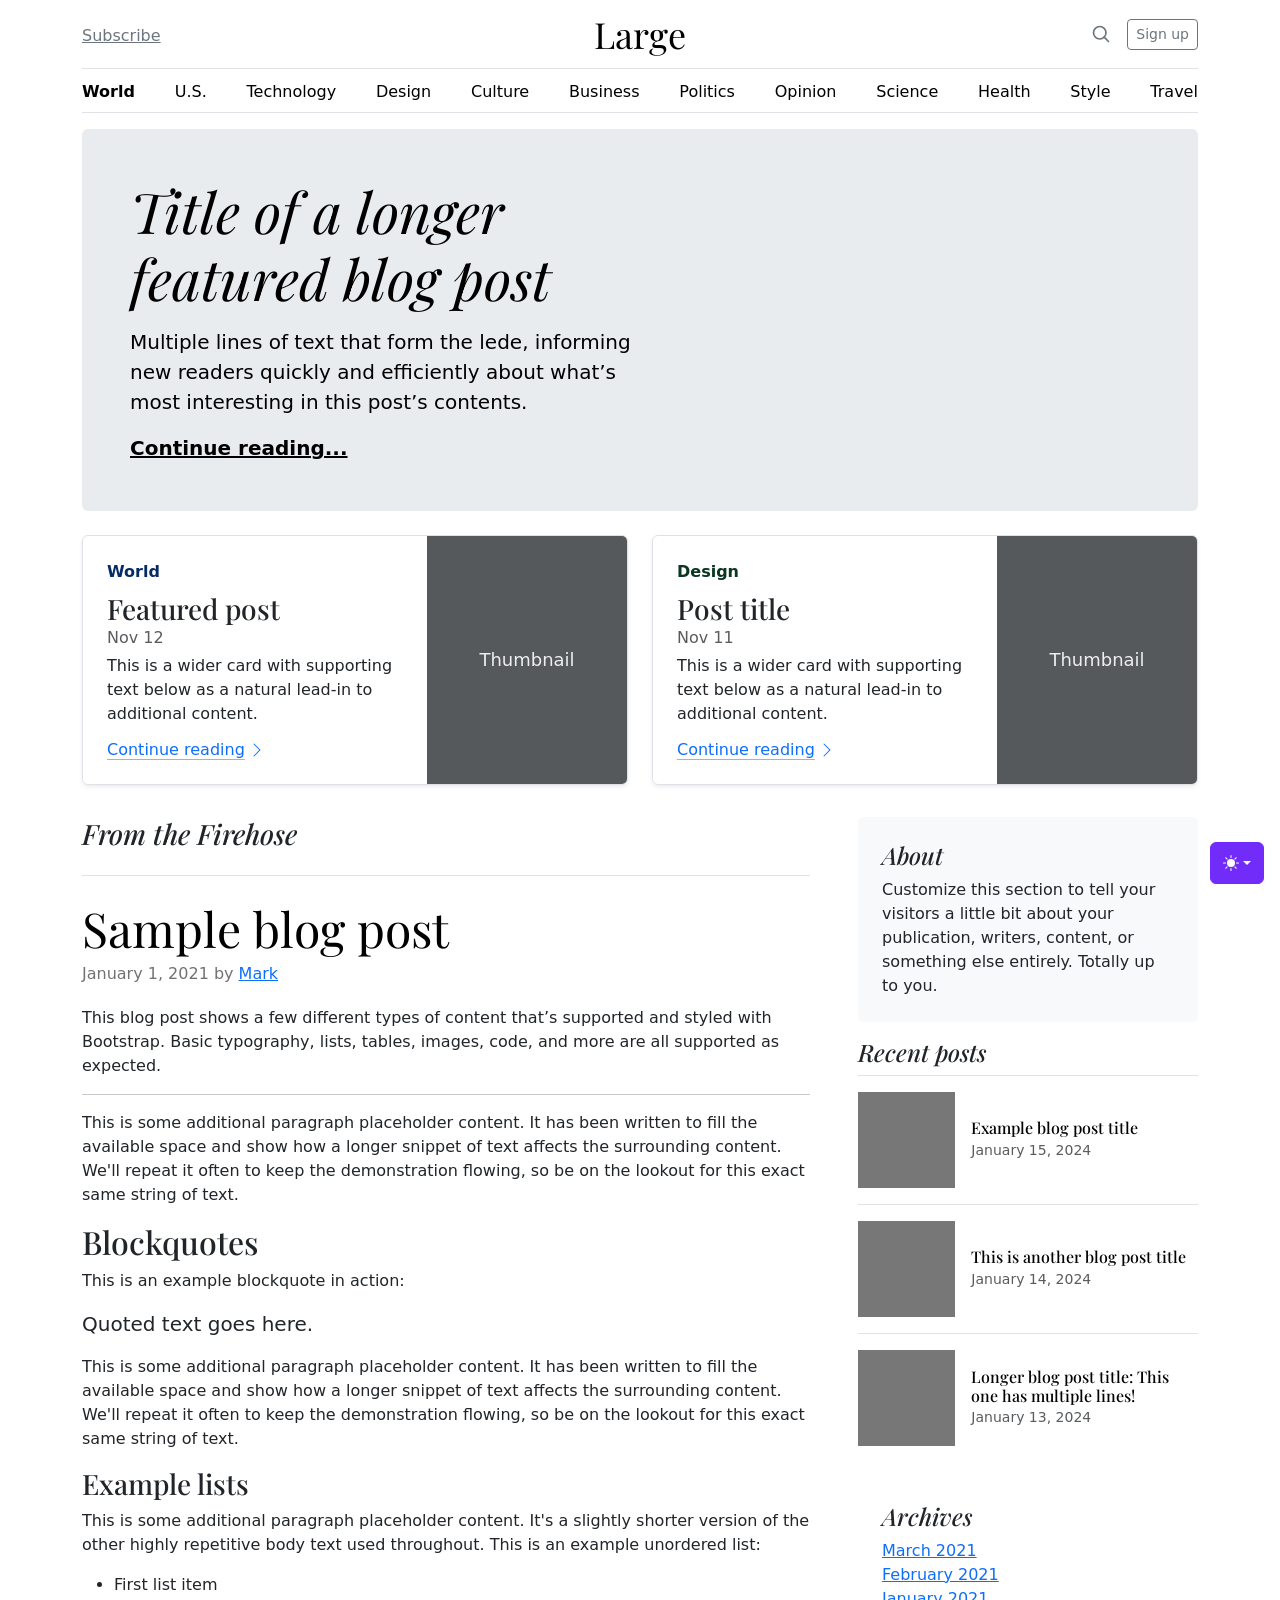
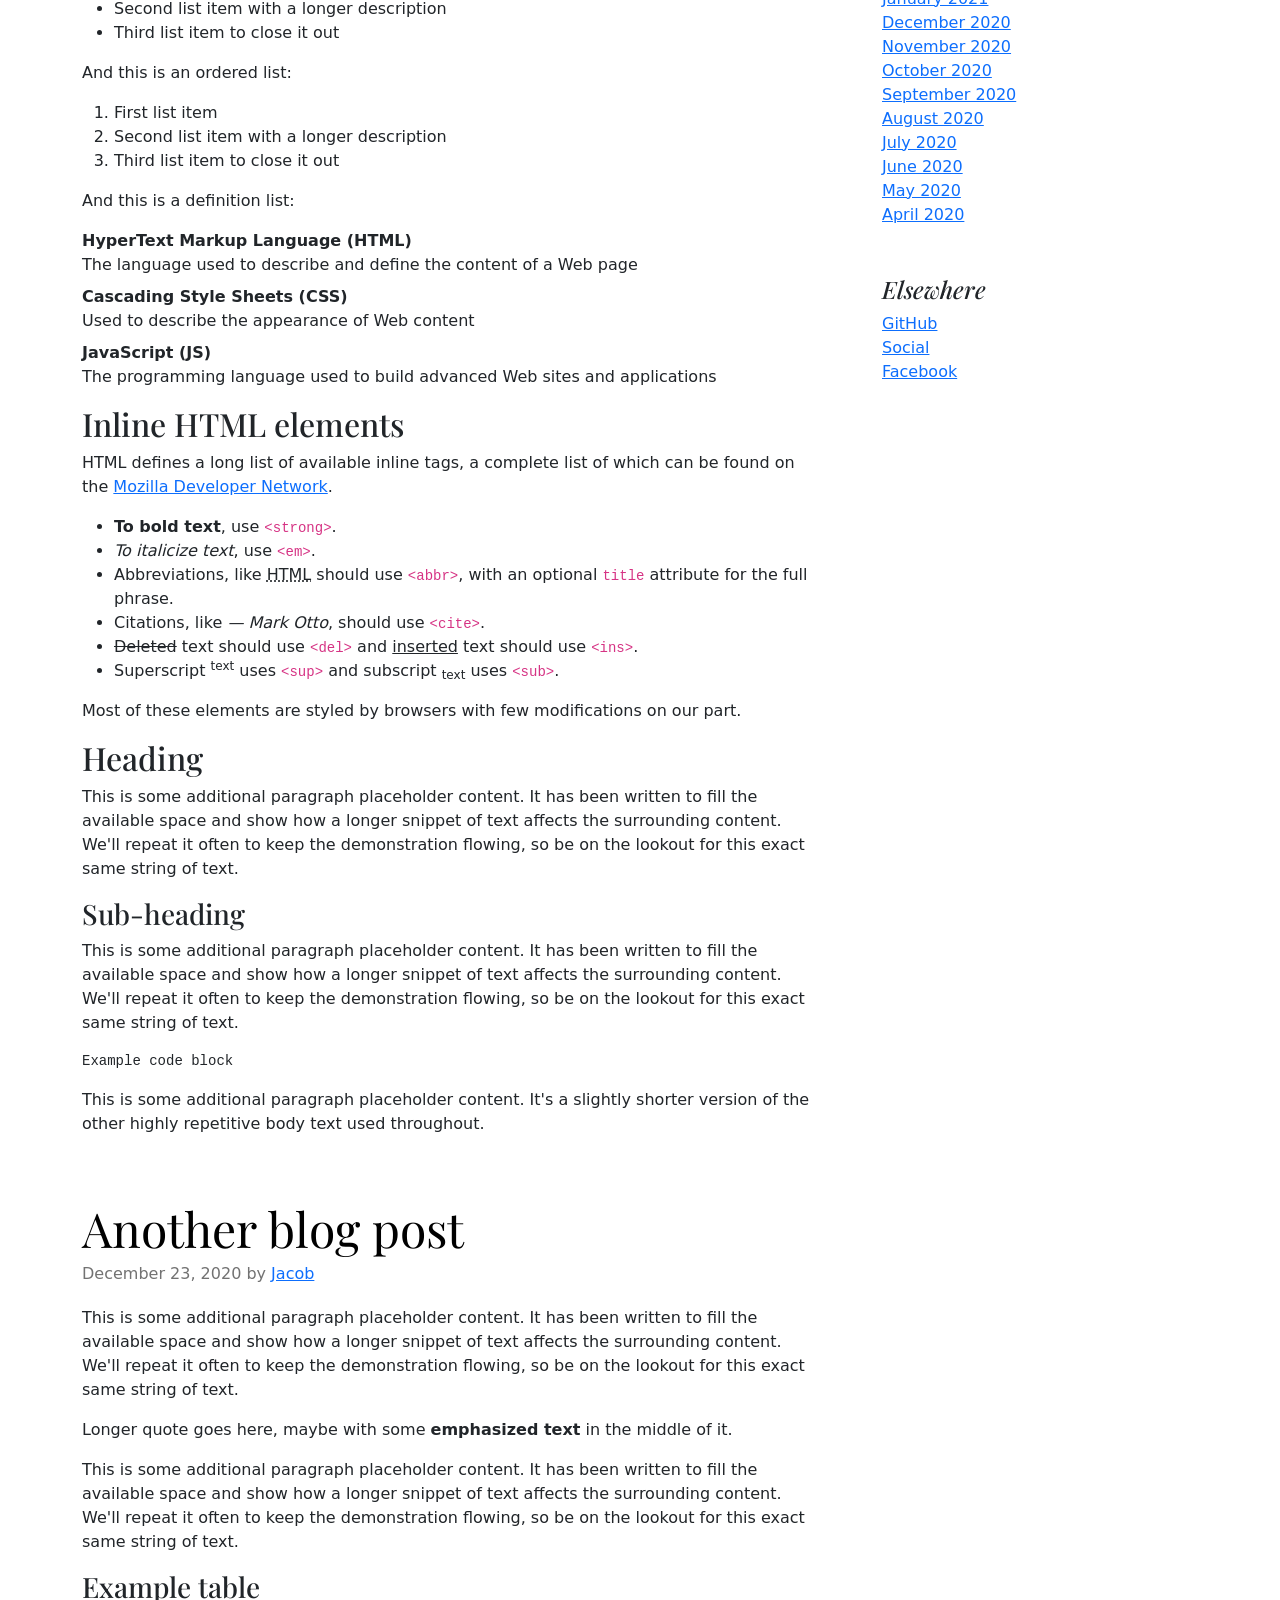
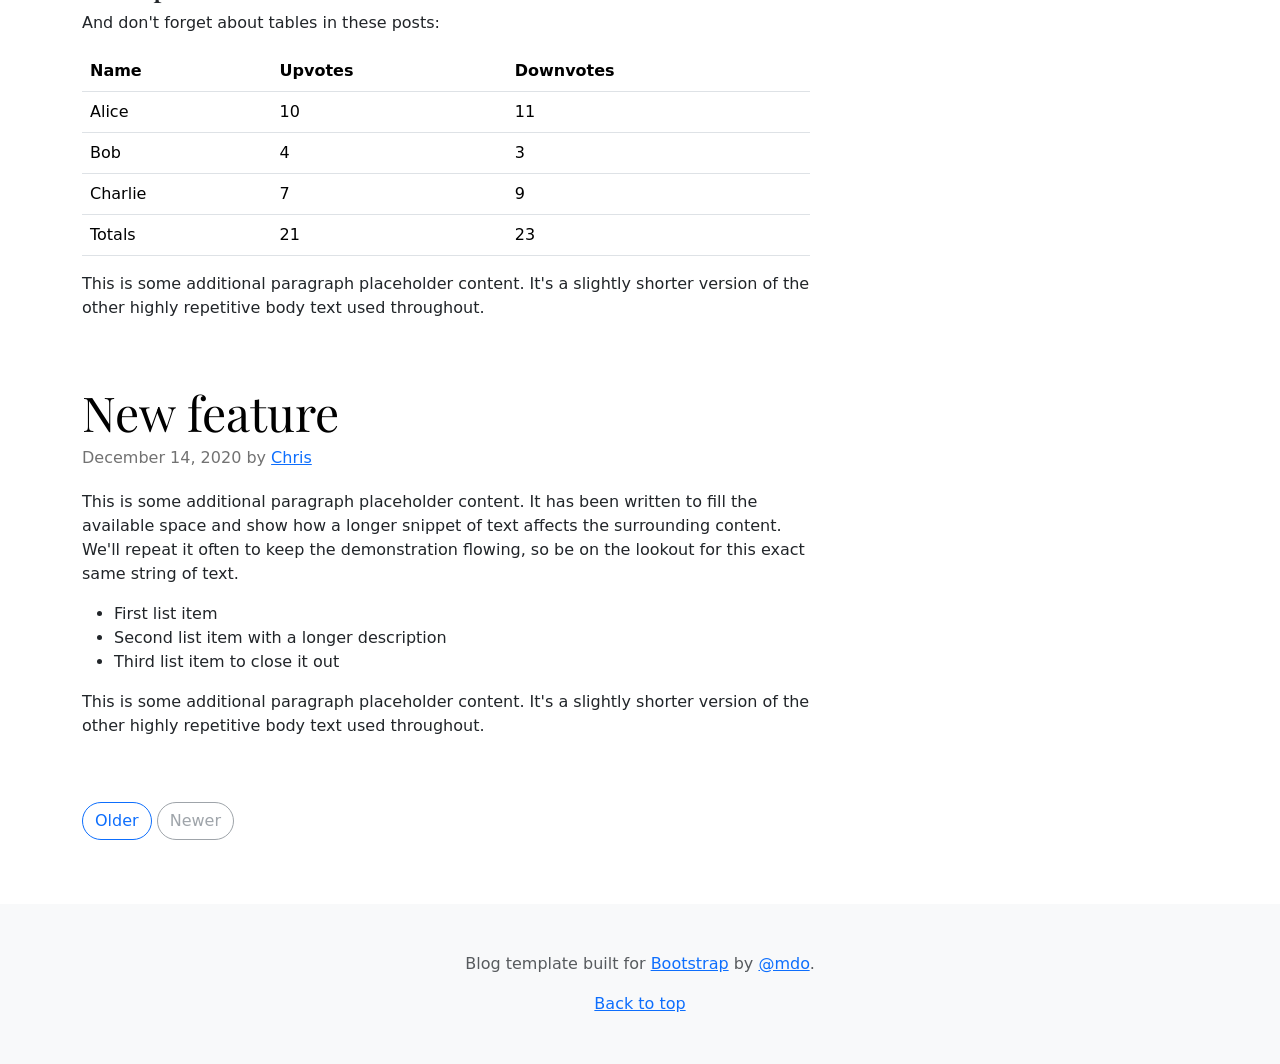
<file: bootstrap/blog/index.html>
<!doctype html>
<html lang="en" data-bs-theme="auto">
  <head>
    <meta charset="utf-8" />
    <meta name="viewport" content="width=device-width, initial-scale=1" />
    <meta name="description" content="" />
    <meta
      name="author"
      content="Mark Otto, Jacob Thornton, and Bootstrap contributors"
    />
    <meta name="generator" content="Astro v5.13.2" />
    <title>Blog Template · Bootstrap v5.3</title>
    <link
      rel="canonical"
      href="https://getbootstrap.com/docs/5.3/examples/blog/"
    />
    <script src="../assets/js/color-modes.js"></script>
    <link href="../assets/dist/css/bootstrap.min.css" rel="stylesheet" />
    <meta name="theme-color" content="#712cf9" />
    <link
      href="https://fonts.googleapis.com/css?family=Playfair+Display:700,900&display=swap"
      rel="stylesheet"
    />
    <link href="blog.css" rel="stylesheet" />
    <style>
      .bd-placeholder-img {
        font-size: 1.125rem;
        text-anchor: middle;
        -webkit-user-select: none;
        -moz-user-select: none;
        user-select: none;
      }
      @media (min-width: 768px) {
        .bd-placeholder-img-lg {
          font-size: 3.5rem;
        }
      }
      .b-example-divider {
        width: 100%;
        height: 3rem;
        background-color: #0000001a;
        border: solid rgba(0, 0, 0, 0.15);
        border-width: 1px 0;
        box-shadow:
          inset 0 0.5em 1.5em #0000001a,
          inset 0 0.125em 0.5em #00000026;
      }
      .b-example-vr {
        flex-shrink: 0;
        width: 1.5rem;
        height: 100vh;
      }
      .bi {
        vertical-align: -0.125em;
        fill: currentColor;
      }
      .nav-scroller {
        position: relative;
        z-index: 2;
        height: 2.75rem;
        overflow-y: hidden;
      }
      .nav-scroller .nav {
        display: flex;
        flex-wrap: nowrap;
        padding-bottom: 1rem;
        margin-top: -1px;
        overflow-x: auto;
        text-align: center;
        white-space: nowrap;
        -webkit-overflow-scrolling: touch;
      }
      .btn-bd-primary {
        --bd-violet-bg: #712cf9;
        --bd-violet-rgb: 112.520718, 44.062154, 249.437846;
        --bs-btn-font-weight: 600;
        --bs-btn-color: var(--bs-white);
        --bs-btn-bg: var(--bd-violet-bg);
        --bs-btn-border-color: var(--bd-violet-bg);
        --bs-btn-hover-color: var(--bs-white);
        --bs-btn-hover-bg: #6528e0;
        --bs-btn-hover-border-color: #6528e0;
        --bs-btn-focus-shadow-rgb: var(--bd-violet-rgb);
        --bs-btn-active-color: var(--bs-btn-hover-color);
        --bs-btn-active-bg: #5a23c8;
        --bs-btn-active-border-color: #5a23c8;
      }
      .bd-mode-toggle {
        z-index: 1500;
      }
      .bd-mode-toggle .bi {
        width: 1em;
        height: 1em;
      }
      .bd-mode-toggle .dropdown-menu .active .bi {
        display: block !important;
      }
    </style>
  </head>
  <body>
    <svg xmlns="http://www.w3.org/2000/svg" class="d-none">
      <symbol id="check2" viewBox="0 0 16 16">
        <path
          d="M13.854 3.646a.5.5 0 0 1 0 .708l-7 7a.5.5 0 0 1-.708 0l-3.5-3.5a.5.5 0 1 1 .708-.708L6.5 10.293l6.646-6.647a.5.5 0 0 1 .708 0z"
        ></path>
      </symbol>
      <symbol id="circle-half" viewBox="0 0 16 16">
        <path
          d="M8 15A7 7 0 1 0 8 1v14zm0 1A8 8 0 1 1 8 0a8 8 0 0 1 0 16z"
        ></path>
      </symbol>
      <symbol id="moon-stars-fill" viewBox="0 0 16 16">
        <path
          d="M6 .278a.768.768 0 0 1 .08.858 7.208 7.208 0 0 0-.878 3.46c0 4.021 3.278 7.277 7.318 7.277.527 0 1.04-.055 1.533-.16a.787.787 0 0 1 .81.316.733.733 0 0 1-.031.893A8.349 8.349 0 0 1 8.344 16C3.734 16 0 12.286 0 7.71 0 4.266 2.114 1.312 5.124.06A.752.752 0 0 1 6 .278z"
        ></path>
        <path
          d="M10.794 3.148a.217.217 0 0 1 .412 0l.387 1.162c.173.518.579.924 1.097 1.097l1.162.387a.217.217 0 0 1 0 .412l-1.162.387a1.734 1.734 0 0 0-1.097 1.097l-.387 1.162a.217.217 0 0 1-.412 0l-.387-1.162A1.734 1.734 0 0 0 9.31 6.593l-1.162-.387a.217.217 0 0 1 0-.412l1.162-.387a1.734 1.734 0 0 0 1.097-1.097l.387-1.162zM13.863.099a.145.145 0 0 1 .274 0l.258.774c.115.346.386.617.732.732l.774.258a.145.145 0 0 1 0 .274l-.774.258a1.156 1.156 0 0 0-.732.732l-.258.774a.145.145 0 0 1-.274 0l-.258-.774a1.156 1.156 0 0 0-.732-.732l-.774-.258a.145.145 0 0 1 0-.274l.774-.258c.346-.115.617-.386.732-.732L13.863.1z"
        ></path>
      </symbol>
      <symbol id="sun-fill" viewBox="0 0 16 16">
        <path
          d="M8 12a4 4 0 1 0 0-8 4 4 0 0 0 0 8zM8 0a.5.5 0 0 1 .5.5v2a.5.5 0 0 1-1 0v-2A.5.5 0 0 1 8 0zm0 13a.5.5 0 0 1 .5.5v2a.5.5 0 0 1-1 0v-2A.5.5 0 0 1 8 13zm8-5a.5.5 0 0 1-.5.5h-2a.5.5 0 0 1 0-1h2a.5.5 0 0 1 .5.5zM3 8a.5.5 0 0 1-.5.5h-2a.5.5 0 0 1 0-1h2A.5.5 0 0 1 3 8zm10.657-5.657a.5.5 0 0 1 0 .707l-1.414 1.415a.5.5 0 1 1-.707-.708l1.414-1.414a.5.5 0 0 1 .707 0zm-9.193 9.193a.5.5 0 0 1 0 .707L3.05 13.657a.5.5 0 0 1-.707-.707l1.414-1.414a.5.5 0 0 1 .707 0zm9.193 2.121a.5.5 0 0 1-.707 0l-1.414-1.414a.5.5 0 0 1 .707-.707l1.414 1.414a.5.5 0 0 1 0 .707zM4.464 4.465a.5.5 0 0 1-.707 0L2.343 3.05a.5.5 0 1 1 .707-.707l1.414 1.414a.5.5 0 0 1 0 .708z"
        ></path>
      </symbol>
    </svg>
    <div
      class="dropdown position-fixed bottom-0 end-0 mb-3 me-3 bd-mode-toggle"
    >
      <button
        class="btn btn-bd-primary py-2 dropdown-toggle d-flex align-items-center"
        id="bd-theme"
        type="button"
        aria-expanded="false"
        data-bs-toggle="dropdown"
        aria-label="Toggle theme (auto)"
      >
        <svg class="bi my-1 theme-icon-active" aria-hidden="true">
          <use href="#circle-half"></use>
        </svg>
        <span class="visually-hidden" id="bd-theme-text">Toggle theme</span>
      </button>
      <ul
        class="dropdown-menu dropdown-menu-end shadow"
        aria-labelledby="bd-theme-text"
      >
        <li>
          <button
            type="button"
            class="dropdown-item d-flex align-items-center"
            data-bs-theme-value="light"
            aria-pressed="false"
          >
            <svg class="bi me-2 opacity-50" aria-hidden="true">
              <use href="#sun-fill"></use>
            </svg>
            Light
            <svg class="bi ms-auto d-none" aria-hidden="true">
              <use href="#check2"></use>
            </svg>
          </button>
        </li>
        <li>
          <button
            type="button"
            class="dropdown-item d-flex align-items-center"
            data-bs-theme-value="dark"
            aria-pressed="false"
          >
            <svg class="bi me-2 opacity-50" aria-hidden="true">
              <use href="#moon-stars-fill"></use>
            </svg>
            Dark
            <svg class="bi ms-auto d-none" aria-hidden="true">
              <use href="#check2"></use>
            </svg>
          </button>
        </li>
        <li>
          <button
            type="button"
            class="dropdown-item d-flex align-items-center active"
            data-bs-theme-value="auto"
            aria-pressed="true"
          >
            <svg class="bi me-2 opacity-50" aria-hidden="true">
              <use href="#circle-half"></use>
            </svg>
            Auto
            <svg class="bi ms-auto d-none" aria-hidden="true">
              <use href="#check2"></use>
            </svg>
          </button>
        </li>
      </ul>
    </div>
    <svg xmlns="http://www.w3.org/2000/svg" class="d-none">
      <symbol
        id="aperture"
        fill="none"
        stroke="currentColor"
        stroke-linecap="round"
        stroke-linejoin="round"
        stroke-width="2"
        viewBox="0 0 24 24"
      >
        <circle cx="12" cy="12" r="10"></circle>
        <path
          d="M14.31 8l5.74 9.94M9.69 8h11.48M7.38 12l5.74-9.94M9.69 16L3.95 6.06M14.31 16H2.83m13.79-4l-5.74 9.94"
        ></path>
      </symbol>
      <symbol id="cart" viewBox="0 0 16 16">
        <path
          d="M0 1.5A.5.5 0 0 1 .5 1H2a.5.5 0 0 1 .485.379L2.89 3H14.5a.5.5 0 0 1 .49.598l-1 5a.5.5 0 0 1-.465.401l-9.397.472L4.415 11H13a.5.5 0 0 1 0 1H4a.5.5 0 0 1-.491-.408L2.01 3.607 1.61 2H.5a.5.5 0 0 1-.5-.5zM3.102 4l.84 4.479 9.144-.459L13.89 4H3.102zM5 12a2 2 0 1 0 0 4 2 2 0 0 0 0-4zm7 0a2 2 0 1 0 0 4 2 2 0 0 0 0-4zm-7 1a1 1 0 1 1 0 2 1 1 0 0 1 0-2zm7 0a1 1 0 1 1 0 2 1 1 0 0 1 0-2z"
        ></path>
      </symbol>
      <symbol id="chevron-right" viewBox="0 0 16 16">
        <path
          fill-rule="evenodd"
          d="M4.646 1.646a.5.5 0 0 1 .708 0l6 6a.5.5 0 0 1 0 .708l-6 6a.5.5 0 0 1-.708-.708L10.293 8 4.646 2.354a.5.5 0 0 1 0-.708z"
        ></path>
      </symbol>
    </svg>
    <div class="container">
      <header class="border-bottom lh-1 py-3">
        <div class="row flex-nowrap justify-content-between align-items-center">
          <div class="col-4 pt-1">
            <a class="link-secondary" href="#">Subscribe</a>
          </div>
          <div class="col-4 text-center">
            <a
              class="blog-header-logo text-body-emphasis text-decoration-none"
              href="#"
              >Large</a
            >
          </div>
          <div class="col-4 d-flex justify-content-end align-items-center">
            <a class="link-secondary" href="#" aria-label="Search">
              <svg
                xmlns="http://www.w3.org/2000/svg"
                width="20"
                height="20"
                fill="none"
                stroke="currentColor"
                stroke-linecap="round"
                stroke-linejoin="round"
                stroke-width="2"
                class="mx-3"
                role="img"
                viewBox="0 0 24 24"
              >
                <title>Search</title>
                <circle cx="10.5" cy="10.5" r="7.5"></circle>
                <path d="M21 21l-5.2-5.2"></path>
              </svg>
            </a>
            <a class="btn btn-sm btn-outline-secondary" href="#">Sign up</a>
          </div>
        </div>
      </header>
      <div class="nav-scroller py-1 mb-3 border-bottom">
        <nav class="nav nav-underline justify-content-between">
          <a class="nav-item nav-link link-body-emphasis active" href="#"
            >World</a
          >
          <a class="nav-item nav-link link-body-emphasis" href="#">U.S.</a>
          <a class="nav-item nav-link link-body-emphasis" href="#"
            >Technology</a
          >
          <a class="nav-item nav-link link-body-emphasis" href="#">Design</a>
          <a class="nav-item nav-link link-body-emphasis" href="#">Culture</a>
          <a class="nav-item nav-link link-body-emphasis" href="#">Business</a>
          <a class="nav-item nav-link link-body-emphasis" href="#">Politics</a>
          <a class="nav-item nav-link link-body-emphasis" href="#">Opinion</a>
          <a class="nav-item nav-link link-body-emphasis" href="#">Science</a>
          <a class="nav-item nav-link link-body-emphasis" href="#">Health</a>
          <a class="nav-item nav-link link-body-emphasis" href="#">Style</a>
          <a class="nav-item nav-link link-body-emphasis" href="#">Travel</a>
        </nav>
      </div>
    </div>
    <main class="container">
      <div class="p-4 p-md-5 mb-4 rounded text-body-emphasis bg-body-secondary">
        <div class="col-lg-6 px-0">
          <h1 class="display-4 fst-italic">
            Title of a longer featured blog post
          </h1>
          <p class="lead my-3">
            Multiple lines of text that form the lede, informing new readers
            quickly and efficiently about what’s most interesting in this post’s
            contents.
          </p>
          <p class="lead mb-0">
            <a href="#" class="text-body-emphasis fw-bold"
              >Continue reading...</a
            >
          </p>
        </div>
      </div>
      <div class="row mb-2">
        <div class="col-md-6">
          <div
            class="row g-0 border rounded overflow-hidden flex-md-row mb-4 shadow-sm h-md-250 position-relative"
          >
            <div class="col p-4 d-flex flex-column position-static">
              <strong class="d-inline-block mb-2 text-primary-emphasis"
                >World</strong
              >
              <h3 class="mb-0">Featured post</h3>
              <div class="mb-1 text-body-secondary">Nov 12</div>
              <p class="card-text mb-auto">
                This is a wider card with supporting text below as a natural
                lead-in to additional content.
              </p>
              <a
                href="#"
                class="icon-link gap-1 icon-link-hover stretched-link"
              >
                Continue reading
                <svg class="bi" aria-hidden="true">
                  <use xlink:href="#chevron-right"></use>
                </svg>
              </a>
            </div>
            <div class="col-auto d-none d-lg-block">
              <svg
                aria-label="Placeholder: Thumbnail"
                class="bd-placeholder-img"
                height="250"
                preserveAspectRatio="xMidYMid slice"
                role="img"
                width="200"
                xmlns="http://www.w3.org/2000/svg"
              >
                <title>Placeholder</title>
                <rect width="100%" height="100%" fill="#55595c"></rect>
                <text x="50%" y="50%" fill="#eceeef" dy=".3em">Thumbnail</text>
              </svg>
            </div>
          </div>
        </div>
        <div class="col-md-6">
          <div
            class="row g-0 border rounded overflow-hidden flex-md-row mb-4 shadow-sm h-md-250 position-relative"
          >
            <div class="col p-4 d-flex flex-column position-static">
              <strong class="d-inline-block mb-2 text-success-emphasis"
                >Design</strong
              >
              <h3 class="mb-0">Post title</h3>
              <div class="mb-1 text-body-secondary">Nov 11</div>
              <p class="mb-auto">
                This is a wider card with supporting text below as a natural
                lead-in to additional content.
              </p>
              <a
                href="#"
                class="icon-link gap-1 icon-link-hover stretched-link"
              >
                Continue reading
                <svg class="bi" aria-hidden="true">
                  <use xlink:href="#chevron-right"></use>
                </svg>
              </a>
            </div>
            <div class="col-auto d-none d-lg-block">
              <svg
                aria-label="Placeholder: Thumbnail"
                class="bd-placeholder-img"
                height="250"
                preserveAspectRatio="xMidYMid slice"
                role="img"
                width="200"
                xmlns="http://www.w3.org/2000/svg"
              >
                <title>Placeholder</title>
                <rect width="100%" height="100%" fill="#55595c"></rect>
                <text x="50%" y="50%" fill="#eceeef" dy=".3em">Thumbnail</text>
              </svg>
            </div>
          </div>
        </div>
      </div>
      <div class="row g-5">
        <div class="col-md-8">
          <h3 class="pb-4 mb-4 fst-italic border-bottom">From the Firehose</h3>
          <article class="blog-post">
            <h2 class="display-5 link-body-emphasis mb-1">Sample blog post</h2>
            <p class="blog-post-meta">
              January 1, 2021 by <a href="#">Mark</a>
            </p>
            <p>
              This blog post shows a few different types of content that’s
              supported and styled with Bootstrap. Basic typography, lists,
              tables, images, code, and more are all supported as expected.
            </p>
            <hr />
            <p>
              This is some additional paragraph placeholder content. It has been
              written to fill the available space and show how a longer snippet
              of text affects the surrounding content. We'll repeat it often to
              keep the demonstration flowing, so be on the lookout for this
              exact same string of text.
            </p>
            <h2>Blockquotes</h2>
            <p>This is an example blockquote in action:</p>
            <blockquote class="blockquote">
              <p>Quoted text goes here.</p>
            </blockquote>
            <p>
              This is some additional paragraph placeholder content. It has been
              written to fill the available space and show how a longer snippet
              of text affects the surrounding content. We'll repeat it often to
              keep the demonstration flowing, so be on the lookout for this
              exact same string of text.
            </p>
            <h3>Example lists</h3>
            <p>
              This is some additional paragraph placeholder content. It's a
              slightly shorter version of the other highly repetitive body text
              used throughout. This is an example unordered list:
            </p>
            <ul>
              <li>First list item</li>
              <li>Second list item with a longer description</li>
              <li>Third list item to close it out</li>
            </ul>
            <p>And this is an ordered list:</p>
            <ol>
              <li>First list item</li>
              <li>Second list item with a longer description</li>
              <li>Third list item to close it out</li>
            </ol>
            <p>And this is a definition list:</p>
            <dl>
              <dt>HyperText Markup Language (HTML)</dt>
              <dd>
                The language used to describe and define the content of a Web
                page
              </dd>
              <dt>Cascading Style Sheets (CSS)</dt>
              <dd>Used to describe the appearance of Web content</dd>
              <dt>JavaScript (JS)</dt>
              <dd>
                The programming language used to build advanced Web sites and
                applications
              </dd>
            </dl>
            <h2>Inline HTML elements</h2>
            <p>
              HTML defines a long list of available inline tags, a complete list
              of which can be found on the
              <a
                href="https://developer.mozilla.org/en-US/docs/Web/HTML/Element"
                >Mozilla Developer Network</a
              >.
            </p>
            <ul>
              <li>
                <strong>To bold text</strong>, use
                <code class="language-plaintext highlighter-rouge"
                  >&lt;strong&gt;</code
                >.
              </li>
              <li>
                <em>To italicize text</em>, use
                <code class="language-plaintext highlighter-rouge"
                  >&lt;em&gt;</code
                >.
              </li>
              <li>
                Abbreviations, like
                <abbr title="HyperText Markup Language">HTML</abbr> should use
                <code class="language-plaintext highlighter-rouge"
                  >&lt;abbr&gt;</code
                >, with an optional
                <code class="language-plaintext highlighter-rouge">title</code>
                attribute for the full phrase.
              </li>
              <li>
                Citations, like <cite>— Mark Otto</cite>, should use
                <code class="language-plaintext highlighter-rouge"
                  >&lt;cite&gt;</code
                >.
              </li>
              <li>
                <del>Deleted</del> text should use
                <code class="language-plaintext highlighter-rouge"
                  >&lt;del&gt;</code
                >
                and <ins>inserted</ins> text should use
                <code class="language-plaintext highlighter-rouge"
                  >&lt;ins&gt;</code
                >.
              </li>
              <li>
                Superscript <sup>text</sup> uses
                <code class="language-plaintext highlighter-rouge"
                  >&lt;sup&gt;</code
                >
                and subscript <sub>text</sub> uses
                <code class="language-plaintext highlighter-rouge"
                  >&lt;sub&gt;</code
                >.
              </li>
            </ul>
            <p>
              Most of these elements are styled by browsers with few
              modifications on our part.
            </p>
            <h2>Heading</h2>
            <p>
              This is some additional paragraph placeholder content. It has been
              written to fill the available space and show how a longer snippet
              of text affects the surrounding content. We'll repeat it often to
              keep the demonstration flowing, so be on the lookout for this
              exact same string of text.
            </p>
            <h3>Sub-heading</h3>
            <p>
              This is some additional paragraph placeholder content. It has been
              written to fill the available space and show how a longer snippet
              of text affects the surrounding content. We'll repeat it often to
              keep the demonstration flowing, so be on the lookout for this
              exact same string of text.
            </p>
            <pre><code>Example code block</code></pre>
            <p>
              This is some additional paragraph placeholder content. It's a
              slightly shorter version of the other highly repetitive body text
              used throughout.
            </p>
          </article>
          <article class="blog-post">
            <h2 class="display-5 link-body-emphasis mb-1">Another blog post</h2>
            <p class="blog-post-meta">
              December 23, 2020 by <a href="#">Jacob</a>
            </p>
            <p>
              This is some additional paragraph placeholder content. It has been
              written to fill the available space and show how a longer snippet
              of text affects the surrounding content. We'll repeat it often to
              keep the demonstration flowing, so be on the lookout for this
              exact same string of text.
            </p>
            <blockquote>
              <p>
                Longer quote goes here, maybe with some
                <strong>emphasized text</strong> in the middle of it.
              </p>
            </blockquote>
            <p>
              This is some additional paragraph placeholder content. It has been
              written to fill the available space and show how a longer snippet
              of text affects the surrounding content. We'll repeat it often to
              keep the demonstration flowing, so be on the lookout for this
              exact same string of text.
            </p>
            <h3>Example table</h3>
            <p>And don't forget about tables in these posts:</p>
            <table class="table">
              <thead>
                <tr>
                  <th>Name</th>
                  <th>Upvotes</th>
                  <th>Downvotes</th>
                </tr>
              </thead>
              <tbody>
                <tr>
                  <td>Alice</td>
                  <td>10</td>
                  <td>11</td>
                </tr>
                <tr>
                  <td>Bob</td>
                  <td>4</td>
                  <td>3</td>
                </tr>
                <tr>
                  <td>Charlie</td>
                  <td>7</td>
                  <td>9</td>
                </tr>
              </tbody>
              <tfoot>
                <tr>
                  <td>Totals</td>
                  <td>21</td>
                  <td>23</td>
                </tr>
              </tfoot>
            </table>
            <p>
              This is some additional paragraph placeholder content. It's a
              slightly shorter version of the other highly repetitive body text
              used throughout.
            </p>
          </article>
          <article class="blog-post">
            <h2 class="display-5 link-body-emphasis mb-1">New feature</h2>
            <p class="blog-post-meta">
              December 14, 2020 by <a href="#">Chris</a>
            </p>
            <p>
              This is some additional paragraph placeholder content. It has been
              written to fill the available space and show how a longer snippet
              of text affects the surrounding content. We'll repeat it often to
              keep the demonstration flowing, so be on the lookout for this
              exact same string of text.
            </p>
            <ul>
              <li>First list item</li>
              <li>Second list item with a longer description</li>
              <li>Third list item to close it out</li>
            </ul>
            <p>
              This is some additional paragraph placeholder content. It's a
              slightly shorter version of the other highly repetitive body text
              used throughout.
            </p>
          </article>
          <nav class="blog-pagination" aria-label="Pagination">
            <a class="btn btn-outline-primary rounded-pill" href="#">Older</a>
            <a
              class="btn btn-outline-secondary rounded-pill disabled"
              aria-disabled="true"
              >Newer</a
            >
          </nav>
        </div>
        <div class="col-md-4">
          <div class="position-sticky" style="top: 2rem">
            <div class="p-4 mb-3 bg-body-tertiary rounded">
              <h4 class="fst-italic">About</h4>
              <p class="mb-0">
                Customize this section to tell your visitors a little bit about
                your publication, writers, content, or something else entirely.
                Totally up to you.
              </p>
            </div>
            <div>
              <h4 class="fst-italic">Recent posts</h4>
              <ul class="list-unstyled">
                <li>
                  <a
                    class="d-flex flex-column flex-lg-row gap-3 align-items-start align-items-lg-center py-3 link-body-emphasis text-decoration-none border-top"
                    href="#"
                  >
                    <svg
                      aria-hidden="true"
                      class="bd-placeholder-img"
                      height="96"
                      preserveAspectRatio="xMidYMid slice"
                      width="100%"
                      xmlns="http://www.w3.org/2000/svg"
                    >
                      <rect width="100%" height="100%" fill="#777"></rect>
                    </svg>
                    <div class="col-lg-8">
                      <h6 class="mb-0">Example blog post title</h6>
                      <small class="text-body-secondary"
                        >January 15, 2024</small
                      >
                    </div>
                  </a>
                </li>
                <li>
                  <a
                    class="d-flex flex-column flex-lg-row gap-3 align-items-start align-items-lg-center py-3 link-body-emphasis text-decoration-none border-top"
                    href="#"
                  >
                    <svg
                      aria-hidden="true"
                      class="bd-placeholder-img"
                      height="96"
                      preserveAspectRatio="xMidYMid slice"
                      width="100%"
                      xmlns="http://www.w3.org/2000/svg"
                    >
                      <rect width="100%" height="100%" fill="#777"></rect>
                    </svg>
                    <div class="col-lg-8">
                      <h6 class="mb-0">This is another blog post title</h6>
                      <small class="text-body-secondary"
                        >January 14, 2024</small
                      >
                    </div>
                  </a>
                </li>
                <li>
                  <a
                    class="d-flex flex-column flex-lg-row gap-3 align-items-start align-items-lg-center py-3 link-body-emphasis text-decoration-none border-top"
                    href="#"
                  >
                    <svg
                      aria-hidden="true"
                      class="bd-placeholder-img"
                      height="96"
                      preserveAspectRatio="xMidYMid slice"
                      width="100%"
                      xmlns="http://www.w3.org/2000/svg"
                    >
                      <rect width="100%" height="100%" fill="#777"></rect>
                    </svg>
                    <div class="col-lg-8">
                      <h6 class="mb-0">
                        Longer blog post title: This one has multiple lines!
                      </h6>
                      <small class="text-body-secondary"
                        >January 13, 2024</small
                      >
                    </div>
                  </a>
                </li>
              </ul>
            </div>
            <div class="p-4">
              <h4 class="fst-italic">Archives</h4>
              <ol class="list-unstyled mb-0">
                <li><a href="#">March 2021</a></li>
                <li><a href="#">February 2021</a></li>
                <li><a href="#">January 2021</a></li>
                <li><a href="#">December 2020</a></li>
                <li><a href="#">November 2020</a></li>
                <li><a href="#">October 2020</a></li>
                <li><a href="#">September 2020</a></li>
                <li><a href="#">August 2020</a></li>
                <li><a href="#">July 2020</a></li>
                <li><a href="#">June 2020</a></li>
                <li><a href="#">May 2020</a></li>
                <li><a href="#">April 2020</a></li>
              </ol>
            </div>
            <div class="p-4">
              <h4 class="fst-italic">Elsewhere</h4>
              <ol class="list-unstyled">
                <li><a href="#">GitHub</a></li>
                <li><a href="#">Social</a></li>
                <li><a href="#">Facebook</a></li>
              </ol>
            </div>
          </div>
        </div>
      </div>
    </main>
    <footer class="py-5 text-center text-body-secondary bg-body-tertiary">
      <p>
        Blog template built for
        <a href="https://getbootstrap.com/">Bootstrap</a> by
        <a href="https://x.com/mdo">@mdo</a>.
      </p>
      <p class="mb-0"><a href="#">Back to top</a></p>
    </footer>
    <script
      src="../assets/dist/js/bootstrap.bundle.min.js"
      class="astro-vvvwv3sm"
    ></script>
  </body>
</html>
</file>
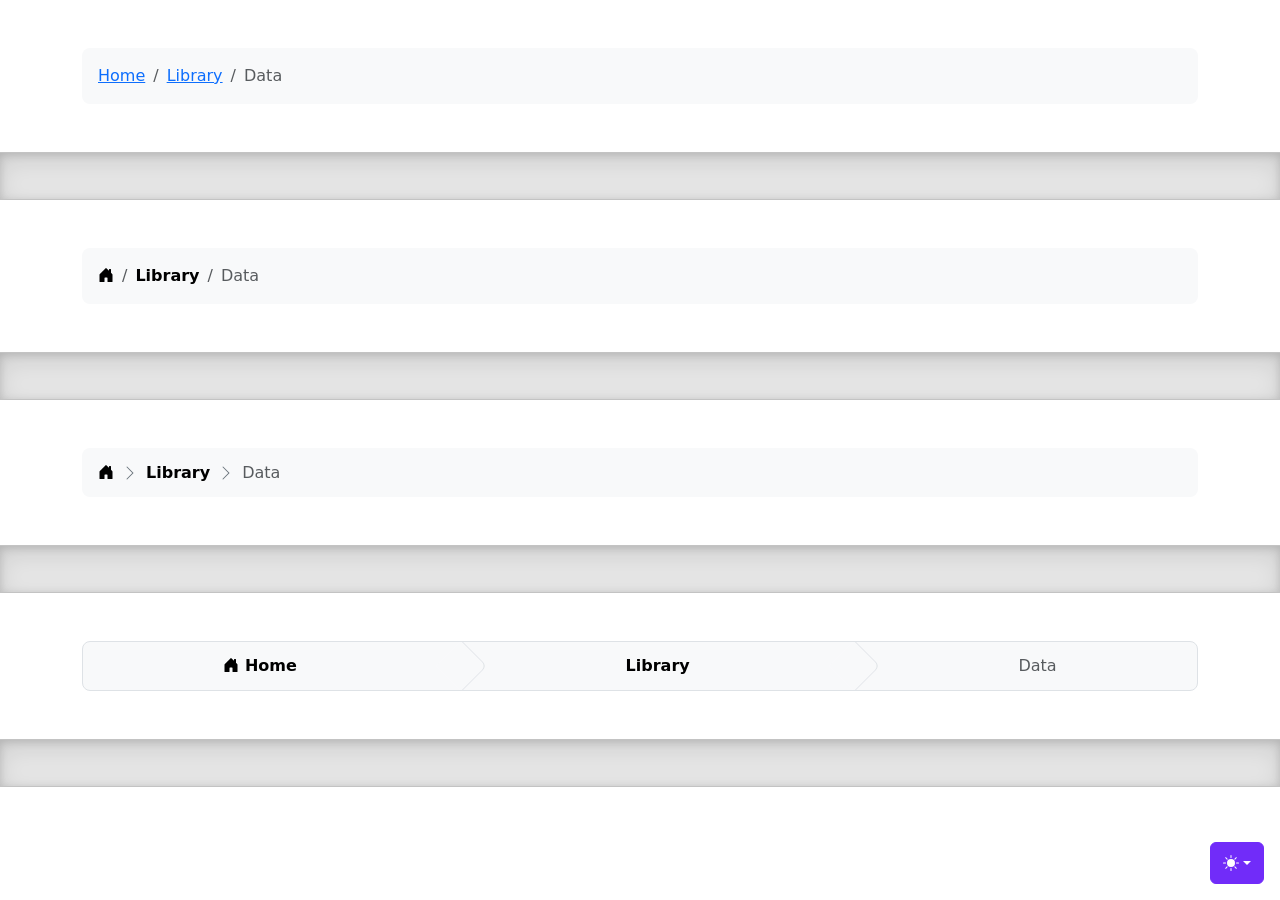
<file: bootstrap/breadcrumbs/index.html>
<!doctype html>
<html lang="en" data-bs-theme="auto">
  <head>
    <meta charset="utf-8" />
    <meta name="viewport" content="width=device-width, initial-scale=1" />
    <meta name="description" content="" />
    <meta
      name="author"
      content="Mark Otto, Jacob Thornton, and Bootstrap contributors"
    />
    <meta name="generator" content="Astro v5.13.2" />
    <title>Breadcrumbs · Bootstrap v5.3</title>
    <link
      rel="canonical"
      href="https://getbootstrap.com/docs/5.3/examples/breadcrumbs/"
    />
    <script src="../assets/js/color-modes.js"></script>
    <link href="../assets/dist/css/bootstrap.min.css" rel="stylesheet" />
    <meta name="theme-color" content="#712cf9" />
    <link href="breadcrumbs.css" rel="stylesheet" />
    <style>
      .bd-placeholder-img {
        font-size: 1.125rem;
        text-anchor: middle;
        -webkit-user-select: none;
        -moz-user-select: none;
        user-select: none;
      }
      @media (min-width: 768px) {
        .bd-placeholder-img-lg {
          font-size: 3.5rem;
        }
      }
      .b-example-divider {
        width: 100%;
        height: 3rem;
        background-color: #0000001a;
        border: solid rgba(0, 0, 0, 0.15);
        border-width: 1px 0;
        box-shadow:
          inset 0 0.5em 1.5em #0000001a,
          inset 0 0.125em 0.5em #00000026;
      }
      .b-example-vr {
        flex-shrink: 0;
        width: 1.5rem;
        height: 100vh;
      }
      .bi {
        vertical-align: -0.125em;
        fill: currentColor;
      }
      .nav-scroller {
        position: relative;
        z-index: 2;
        height: 2.75rem;
        overflow-y: hidden;
      }
      .nav-scroller .nav {
        display: flex;
        flex-wrap: nowrap;
        padding-bottom: 1rem;
        margin-top: -1px;
        overflow-x: auto;
        text-align: center;
        white-space: nowrap;
        -webkit-overflow-scrolling: touch;
      }
      .btn-bd-primary {
        --bd-violet-bg: #712cf9;
        --bd-violet-rgb: 112.520718, 44.062154, 249.437846;
        --bs-btn-font-weight: 600;
        --bs-btn-color: var(--bs-white);
        --bs-btn-bg: var(--bd-violet-bg);
        --bs-btn-border-color: var(--bd-violet-bg);
        --bs-btn-hover-color: var(--bs-white);
        --bs-btn-hover-bg: #6528e0;
        --bs-btn-hover-border-color: #6528e0;
        --bs-btn-focus-shadow-rgb: var(--bd-violet-rgb);
        --bs-btn-active-color: var(--bs-btn-hover-color);
        --bs-btn-active-bg: #5a23c8;
        --bs-btn-active-border-color: #5a23c8;
      }
      .bd-mode-toggle {
        z-index: 1500;
      }
      .bd-mode-toggle .bi {
        width: 1em;
        height: 1em;
      }
      .bd-mode-toggle .dropdown-menu .active .bi {
        display: block !important;
      }
    </style>
  </head>
  <body>
    <svg xmlns="http://www.w3.org/2000/svg" class="d-none">
      <symbol id="check2" viewBox="0 0 16 16">
        <path
          d="M13.854 3.646a.5.5 0 0 1 0 .708l-7 7a.5.5 0 0 1-.708 0l-3.5-3.5a.5.5 0 1 1 .708-.708L6.5 10.293l6.646-6.647a.5.5 0 0 1 .708 0z"
        ></path>
      </symbol>
      <symbol id="circle-half" viewBox="0 0 16 16">
        <path
          d="M8 15A7 7 0 1 0 8 1v14zm0 1A8 8 0 1 1 8 0a8 8 0 0 1 0 16z"
        ></path>
      </symbol>
      <symbol id="moon-stars-fill" viewBox="0 0 16 16">
        <path
          d="M6 .278a.768.768 0 0 1 .08.858 7.208 7.208 0 0 0-.878 3.46c0 4.021 3.278 7.277 7.318 7.277.527 0 1.04-.055 1.533-.16a.787.787 0 0 1 .81.316.733.733 0 0 1-.031.893A8.349 8.349 0 0 1 8.344 16C3.734 16 0 12.286 0 7.71 0 4.266 2.114 1.312 5.124.06A.752.752 0 0 1 6 .278z"
        ></path>
        <path
          d="M10.794 3.148a.217.217 0 0 1 .412 0l.387 1.162c.173.518.579.924 1.097 1.097l1.162.387a.217.217 0 0 1 0 .412l-1.162.387a1.734 1.734 0 0 0-1.097 1.097l-.387 1.162a.217.217 0 0 1-.412 0l-.387-1.162A1.734 1.734 0 0 0 9.31 6.593l-1.162-.387a.217.217 0 0 1 0-.412l1.162-.387a1.734 1.734 0 0 0 1.097-1.097l.387-1.162zM13.863.099a.145.145 0 0 1 .274 0l.258.774c.115.346.386.617.732.732l.774.258a.145.145 0 0 1 0 .274l-.774.258a1.156 1.156 0 0 0-.732.732l-.258.774a.145.145 0 0 1-.274 0l-.258-.774a1.156 1.156 0 0 0-.732-.732l-.774-.258a.145.145 0 0 1 0-.274l.774-.258c.346-.115.617-.386.732-.732L13.863.1z"
        ></path>
      </symbol>
      <symbol id="sun-fill" viewBox="0 0 16 16">
        <path
          d="M8 12a4 4 0 1 0 0-8 4 4 0 0 0 0 8zM8 0a.5.5 0 0 1 .5.5v2a.5.5 0 0 1-1 0v-2A.5.5 0 0 1 8 0zm0 13a.5.5 0 0 1 .5.5v2a.5.5 0 0 1-1 0v-2A.5.5 0 0 1 8 13zm8-5a.5.5 0 0 1-.5.5h-2a.5.5 0 0 1 0-1h2a.5.5 0 0 1 .5.5zM3 8a.5.5 0 0 1-.5.5h-2a.5.5 0 0 1 0-1h2A.5.5 0 0 1 3 8zm10.657-5.657a.5.5 0 0 1 0 .707l-1.414 1.415a.5.5 0 1 1-.707-.708l1.414-1.414a.5.5 0 0 1 .707 0zm-9.193 9.193a.5.5 0 0 1 0 .707L3.05 13.657a.5.5 0 0 1-.707-.707l1.414-1.414a.5.5 0 0 1 .707 0zm9.193 2.121a.5.5 0 0 1-.707 0l-1.414-1.414a.5.5 0 0 1 .707-.707l1.414 1.414a.5.5 0 0 1 0 .707zM4.464 4.465a.5.5 0 0 1-.707 0L2.343 3.05a.5.5 0 1 1 .707-.707l1.414 1.414a.5.5 0 0 1 0 .708z"
        ></path>
      </symbol>
    </svg>
    <div
      class="dropdown position-fixed bottom-0 end-0 mb-3 me-3 bd-mode-toggle"
    >
      <button
        class="btn btn-bd-primary py-2 dropdown-toggle d-flex align-items-center"
        id="bd-theme"
        type="button"
        aria-expanded="false"
        data-bs-toggle="dropdown"
        aria-label="Toggle theme (auto)"
      >
        <svg class="bi my-1 theme-icon-active" aria-hidden="true">
          <use href="#circle-half"></use>
        </svg>
        <span class="visually-hidden" id="bd-theme-text">Toggle theme</span>
      </button>
      <ul
        class="dropdown-menu dropdown-menu-end shadow"
        aria-labelledby="bd-theme-text"
      >
        <li>
          <button
            type="button"
            class="dropdown-item d-flex align-items-center"
            data-bs-theme-value="light"
            aria-pressed="false"
          >
            <svg class="bi me-2 opacity-50" aria-hidden="true">
              <use href="#sun-fill"></use>
            </svg>
            Light
            <svg class="bi ms-auto d-none" aria-hidden="true">
              <use href="#check2"></use>
            </svg>
          </button>
        </li>
        <li>
          <button
            type="button"
            class="dropdown-item d-flex align-items-center"
            data-bs-theme-value="dark"
            aria-pressed="false"
          >
            <svg class="bi me-2 opacity-50" aria-hidden="true">
              <use href="#moon-stars-fill"></use>
            </svg>
            Dark
            <svg class="bi ms-auto d-none" aria-hidden="true">
              <use href="#check2"></use>
            </svg>
          </button>
        </li>
        <li>
          <button
            type="button"
            class="dropdown-item d-flex align-items-center active"
            data-bs-theme-value="auto"
            aria-pressed="true"
          >
            <svg class="bi me-2 opacity-50" aria-hidden="true">
              <use href="#circle-half"></use>
            </svg>
            Auto
            <svg class="bi ms-auto d-none" aria-hidden="true">
              <use href="#check2"></use>
            </svg>
          </button>
        </li>
      </ul>
    </div>
    <svg xmlns="http://www.w3.org/2000/svg" class="d-none">
      <symbol id="house-door-fill" viewBox="0 0 16 16">
        <path
          d="M6.5 14.5v-3.505c0-.245.25-.495.5-.495h2c.25 0 .5.25.5.5v3.5a.5.5 0 0 0 .5.5h4a.5.5 0 0 0 .5-.5v-7a.5.5 0 0 0-.146-.354L13 5.793V2.5a.5.5 0 0 0-.5-.5h-1a.5.5 0 0 0-.5.5v1.293L8.354 1.146a.5.5 0 0 0-.708 0l-6 6A.5.5 0 0 0 1.5 7.5v7a.5.5 0 0 0 .5.5h4a.5.5 0 0 0 .5-.5z"
        ></path>
      </symbol>
    </svg>
    <div class="container my-5">
      <nav aria-label="breadcrumb">
        <ol class="breadcrumb p-3 bg-body-tertiary rounded-3">
          <li class="breadcrumb-item"><a href="#">Home</a></li>
          <li class="breadcrumb-item"><a href="#">Library</a></li>
          <li class="breadcrumb-item active" aria-current="page">Data</li>
        </ol>
      </nav>
    </div>
    <div class="b-example-divider"></div>
    <div class="container my-5">
      <nav aria-label="breadcrumb">
        <ol class="breadcrumb p-3 bg-body-tertiary rounded-3">
          <li class="breadcrumb-item">
            <a class="link-body-emphasis" href="#">
              <svg class="bi" width="16" height="16" aria-hidden="true">
                <use xlink:href="#house-door-fill"></use>
              </svg>
              <span class="visually-hidden">Home</span>
            </a>
          </li>
          <li class="breadcrumb-item">
            <a
              class="link-body-emphasis fw-semibold text-decoration-none"
              href="#"
              >Library</a
            >
          </li>
          <li class="breadcrumb-item active" aria-current="page">Data</li>
        </ol>
      </nav>
    </div>
    <div class="b-example-divider"></div>
    <div class="container my-5">
      <nav aria-label="breadcrumb">
        <ol
          class="breadcrumb breadcrumb-chevron p-3 bg-body-tertiary rounded-3"
        >
          <li class="breadcrumb-item">
            <a class="link-body-emphasis" href="#">
              <svg class="bi" width="16" height="16" aria-hidden="true">
                <use xlink:href="#house-door-fill"></use>
              </svg>
              <span class="visually-hidden">Home</span>
            </a>
          </li>
          <li class="breadcrumb-item">
            <a
              class="link-body-emphasis fw-semibold text-decoration-none"
              href="#"
              >Library</a
            >
          </li>
          <li class="breadcrumb-item active" aria-current="page">Data</li>
        </ol>
      </nav>
    </div>
    <div class="b-example-divider"></div>
    <div class="container my-5">
      <nav aria-label="breadcrumb">
        <ol
          class="breadcrumb breadcrumb-custom overflow-hidden text-center bg-body-tertiary border rounded-3"
        >
          <li class="breadcrumb-item">
            <a
              class="link-body-emphasis fw-semibold text-decoration-none"
              href="#"
            >
              <svg class="bi" width="16" height="16" aria-hidden="true">
                <use xlink:href="#house-door-fill"></use>
              </svg>
              Home
            </a>
          </li>
          <li class="breadcrumb-item">
            <a
              class="link-body-emphasis fw-semibold text-decoration-none"
              href="#"
              >Library</a
            >
          </li>
          <li class="breadcrumb-item active" aria-current="page">Data</li>
        </ol>
      </nav>
    </div>
    <div class="b-example-divider"></div>
    <script
      src="../assets/dist/js/bootstrap.bundle.min.js"
      class="astro-vvvwv3sm"
    ></script>
  </body>
</html>
</file>
<file: caixas/style.css>
.linha{
    display: flex;
    width: 100%;
}




.vermelho {
    width: 100%;
    height: 250px;
    background-color: red;
    color: white;
    text-align: right;
    padding: 15px;
}

.azul{
    width: 100%;
     height: 250px;
    background-color: blue;
    color: white;
    text-align: left;
    padding: 15px;
}
 .verde{
    width: 100%;
    height: 500px;
    background-color: rgb(0, 141, 35);
    color: white;
    text-align: center;
    padding: 15px;
 }
</file>
<file: modelo/estilos.css>
html.body.reset{
    margin: 0;
    padding: 0;
}


html.body{
    font-family: Arial, Helvetica, sans-serif;
}


.barra-navegacao{
    
    background-color: black;
}

h1{
    background-color: bisque;
    padding: 15px;
    margin-top: 10px; 
}

.link{
    background-color: red;
}

.texto-direita{
    text-align: right;
}



.texto-centro{
    text-align: center;
}

.wrapper{
    display: flex;
}

.meia-caixa{
    width: 50%;
    height: 250px;
    color: white;
    background-color: gray;
}

.caixa-completa{
    width: 100%;
    height: 500px;
    color: white;
    background-color: darkgray;
    padding: 10px;
}

.meia-caixa{
    width: 50%;
    height: 250px;

}
.btn btn-poki{
    background-color: blue;
    color: white;
}
</file>
<file: PROVA/custom.css>
/* --- Base (main-styles) --- */
html,
body {
  height: 100%;
  width: 100%;
}

* {
  margin: 0;
  padding: 0;
  color: white;
  font-size: 16px;
  font-weight: 400;
  line-height: 1.5;
  font-family: "Poppins", sans-serif;
}

h1 {
  font-size: 10em;
  line-height: 1;
  font-weight: 800;
}

h5 {
  font-size: 1.2rem;
  font-weight: 600;
  line-height: 1.5;
  margin: 10px auto;
  max-width: 500px;
}

body {
  min-height: 100vh;
}

/* --- Conteúdo principal --- */
.main-area {
  width: 80vw;
  max-width: 650px;
  margin: auto;
  padding: 10vh 0 22vh;
  position: relative;
  min-height: 100vh;
  box-sizing: border-box;
  display: flex;
  flex-direction: column;
  align-content: space-around;
  justify-content: flex-start;
  text-align: center;
  font-family: "Open Sans", sans-serif;
}

.main-area img {
  height: 30vh;
  max-width: 80%;
  display: block;
  object-fit: contain;
  margin: 5rem auto 0;
}

/* --- Fundo animado --- */
#bg-base,
#bg-ripple {
  position: fixed;
  inset: 0;
  z-index: -2;
}

#bg-ripple {
  z-index: -1;
  clip-path: circle(0% at 50% 50%);
}

/* --- Footer --- */
.barra-navegacao {
  position: fixed;
  bottom: 0;
  left: 0;
  right: 0;
  display: flex;
  align-items: center;
  justify-content: center;
  gap: 0.45rem;
  padding: 1.5rem;
  background: rgba(0, 0, 0, 0.12);
  z-index: 10;
}

.btn-hover {
  font-family: "Poppins", sans-serif;
  font-size: 0.8rem;
  font-weight: 500;
  letter-spacing: 0.06em;
  color: rgba(255, 255, 255, 0.92);
  padding: 0.5rem 0.95rem;
  border-radius: 999px;
  border: 1px solid rgba(255, 255, 255, 0.28);
  background: rgba(255, 255, 255, 0.1);
  cursor: pointer;
  transition:
    transform var(--btn-tempo) ease,
    background var(--btn-tempo) ease,
    border-color var(--btn-tempo) ease,
    box-shadow var(--btn-tempo) ease;
}

.btn-hover:hover {
  transform: translateY(-4px) scale(1.04);
  background: rgba(255, 255, 255, 0.24);
  border-color: rgba(255, 255, 255, 0.55);
  box-shadow: 0 10px 28px rgba(0, 0, 0, 0.18);
}

/* --- Animações --- */
:root {
  --tinta-tempo: 1.5s;
  --imagem-tempo: 0.6s;
  --btn-tempo: 0.25s;
}

#bg-ripple.tinta-parada {
  transition: none;
}

#bg-ripple.tinta-cheia {
  transition: none;
  clip-path: circle(150% at 50% 50%);
}

#bg-ripple.tinta-abre {
  transition: clip-path var(--tinta-tempo) ease-out;
  clip-path: circle(150% at 50% 50%);
}

#bg-ripple.tinta-fecha {
  transition: clip-path var(--tinta-tempo) ease-in;
  clip-path: circle(0% at 50% 50%);
}

#imagem {
  transition:
    opacity var(--imagem-tempo) ease,
    transform var(--imagem-tempo) ease;
}

#imagem.trocando {
  opacity: 0;
  transform: scale(0.96);
}
</file>
<file: website/estilos.css>
/* Base e Fundo */
html,
body{
    margin: 0;
    padding: 0;
    color: #000;
    font-family: Arial, Helvetica, sans-serif;
    background-color: #fff;
}

/*  Componentes Globais */
.barra-navegacao{
    height: 60px;
    padding: 5px 10px;
    top: 0;
    left: 0;
    position: sticky;
    text-align: center;
    background-color: #000000f1;
}

.btn{
    color: #fff;
    font-weight: 700;
    text-decoration: none;
    display: inline-flex;
    align-items: center;
    justify-content: center;
    height: 40px;
    min-height: 60px;
    padding: 5px 15px;
    border-radius: 4px;
}

.btn:hover{
    color: #000;
    background-color: #f3f3f3;
}

/* utilitarios de Espaçamento */
.p-1 { padding: 1rem !important; } 
.p-2 { padding: 2rem !important; }
.p-3 { padding: 3rem !important; }
.p-4 { padding: 4rem !important; }
.p-5 { padding: 5rem !important; }

/* Cores de Texto e Midia */
.text-branco{color: #fff !important; }
.text-preto{color: #000 !important; }

.img-error{
    width: auto;
    height: 250px;
    object-fit: contain;
    margin: 0 auto;
    display: block;
}

/* Sistema de Grid e Layout */
.linha{
    display: flex;
    flex-wrap: wrap;
    align-items: stretch;
}

[class^="col-"]{
    padding: 0 15px;
    box-sizing: border-box;
}

.col-1{width: 8.333%; }
.col-2{width: 16.666%; }
.col-3{width: 25%; }
.col-4{width: 33.333%; }
.col-5{width: 41.666%; }
.col-6{width: 50%; }
.col-7{width: 58.333%; }
.col-8{width: 66.666%; }
.col-9{width: 75%; }
.col-10{width: 83.333%; }
.col-11{width: 91.666%; }
.col-12{width: 100%; }

.d-flex{
    display: flex;
}

.alinhar-meio{
    align-items: center;
}
</file>
<file: bootstrap/blog/blog.rtl.css>
/* stylelint-disable @stylistic/selector-list-comma-newline-after */

.blog-header-logo {
  font-family: Amiri, Georgia, "Times New Roman", serif;
  font-size: 2.25rem;
}

.blog-header-logo:hover {
  text-decoration: none;
}

h1, h2, h3, h4, h5, h6 {
  font-family: Amiri, Georgia, "Times New Roman", serif;
}

.flex-auto {
  flex: 0 0 auto;
}

.h-250 { height: 250px; }
@media (min-width: 768px) {
  .h-md-250 { height: 250px; }
}

/* Pagination */
.blog-pagination {
  margin-bottom: 4rem;
}

/*
 * Blog posts
 */
.blog-post {
  margin-bottom: 4rem;
}
.blog-post-meta {
  margin-bottom: 1.25rem;
  color: #727272;
}
</file>
<file: bootstrap/blog/blog.css>
/* stylelint-disable @stylistic/selector-list-comma-newline-after */

.blog-header-logo {
  font-family: "Playfair Display", Georgia, "Times New Roman", serif/*rtl:Amiri, Georgia, "Times New Roman", serif*/;
  font-size: 2.25rem;
}

.blog-header-logo:hover {
  text-decoration: none;
}

h1, h2, h3, h4, h5, h6 {
  font-family: "Playfair Display", Georgia, "Times New Roman", serif/*rtl:Amiri, Georgia, "Times New Roman", serif*/;
}

.flex-auto {
  flex: 0 0 auto;
}

.h-250 { height: 250px; }
@media (min-width: 768px) {
  .h-md-250 { height: 250px; }
}

/* Pagination */
.blog-pagination {
  margin-bottom: 4rem;
}

/*
 * Blog posts
 */
.blog-post {
  margin-bottom: 4rem;
}
.blog-post-meta {
  margin-bottom: 1.25rem;
  color: #727272;
}
</file>
<file: bootstrap/breadcrumbs/breadcrumbs.css>
.breadcrumb-chevron {
  --bs-breadcrumb-divider: url("data:image/svg+xml,%3Csvg xmlns='http://www.w3.org/2000/svg' width='16' height='16' fill='%236c757d'%3E%3Cpath fill-rule='evenodd' d='M4.646 1.646a.5.5 0 0 1 .708 0l6 6a.5.5 0 0 1 0 .708l-6 6a.5.5 0 0 1-.708-.708L10.293 8 4.646 2.354a.5.5 0 0 1 0-.708z'/%3E%3C/svg%3E");
  gap: .5rem;
}
.breadcrumb-chevron .breadcrumb-item {
  display: flex;
  gap: inherit;
  align-items: center;
  padding-left: 0;
  line-height: 1;
}
.breadcrumb-chevron .breadcrumb-item::before {
  gap: inherit;
  float: none;
  width: 1rem;
  height: 1rem;
}

.breadcrumb-custom .breadcrumb-item {
  position: relative;
  flex-grow: 1;
  padding: .75rem 3rem;
}
.breadcrumb-custom .breadcrumb-item::before {
  display: none;
}
.breadcrumb-custom .breadcrumb-item::after {
  position: absolute;
  top: 50%;
  right: -25px;
  z-index: 1;
  display: inline-block;
  width: 50px;
  height: 50px;
  margin-top: -25px;
  content: "";
  background-color: var(--bs-tertiary-bg);
  border-top-right-radius: .5rem;
  box-shadow: 1px -1px var(--bs-border-color);
  transform: scale(.707) rotate(45deg);
}
.breadcrumb-custom .breadcrumb-item:first-child {
  padding-left: 1.5rem;
}
.breadcrumb-custom .breadcrumb-item:last-child {
  padding-right: 1.5rem;
}
.breadcrumb-custom .breadcrumb-item:last-child::after {
  display: none;
}
</file>
